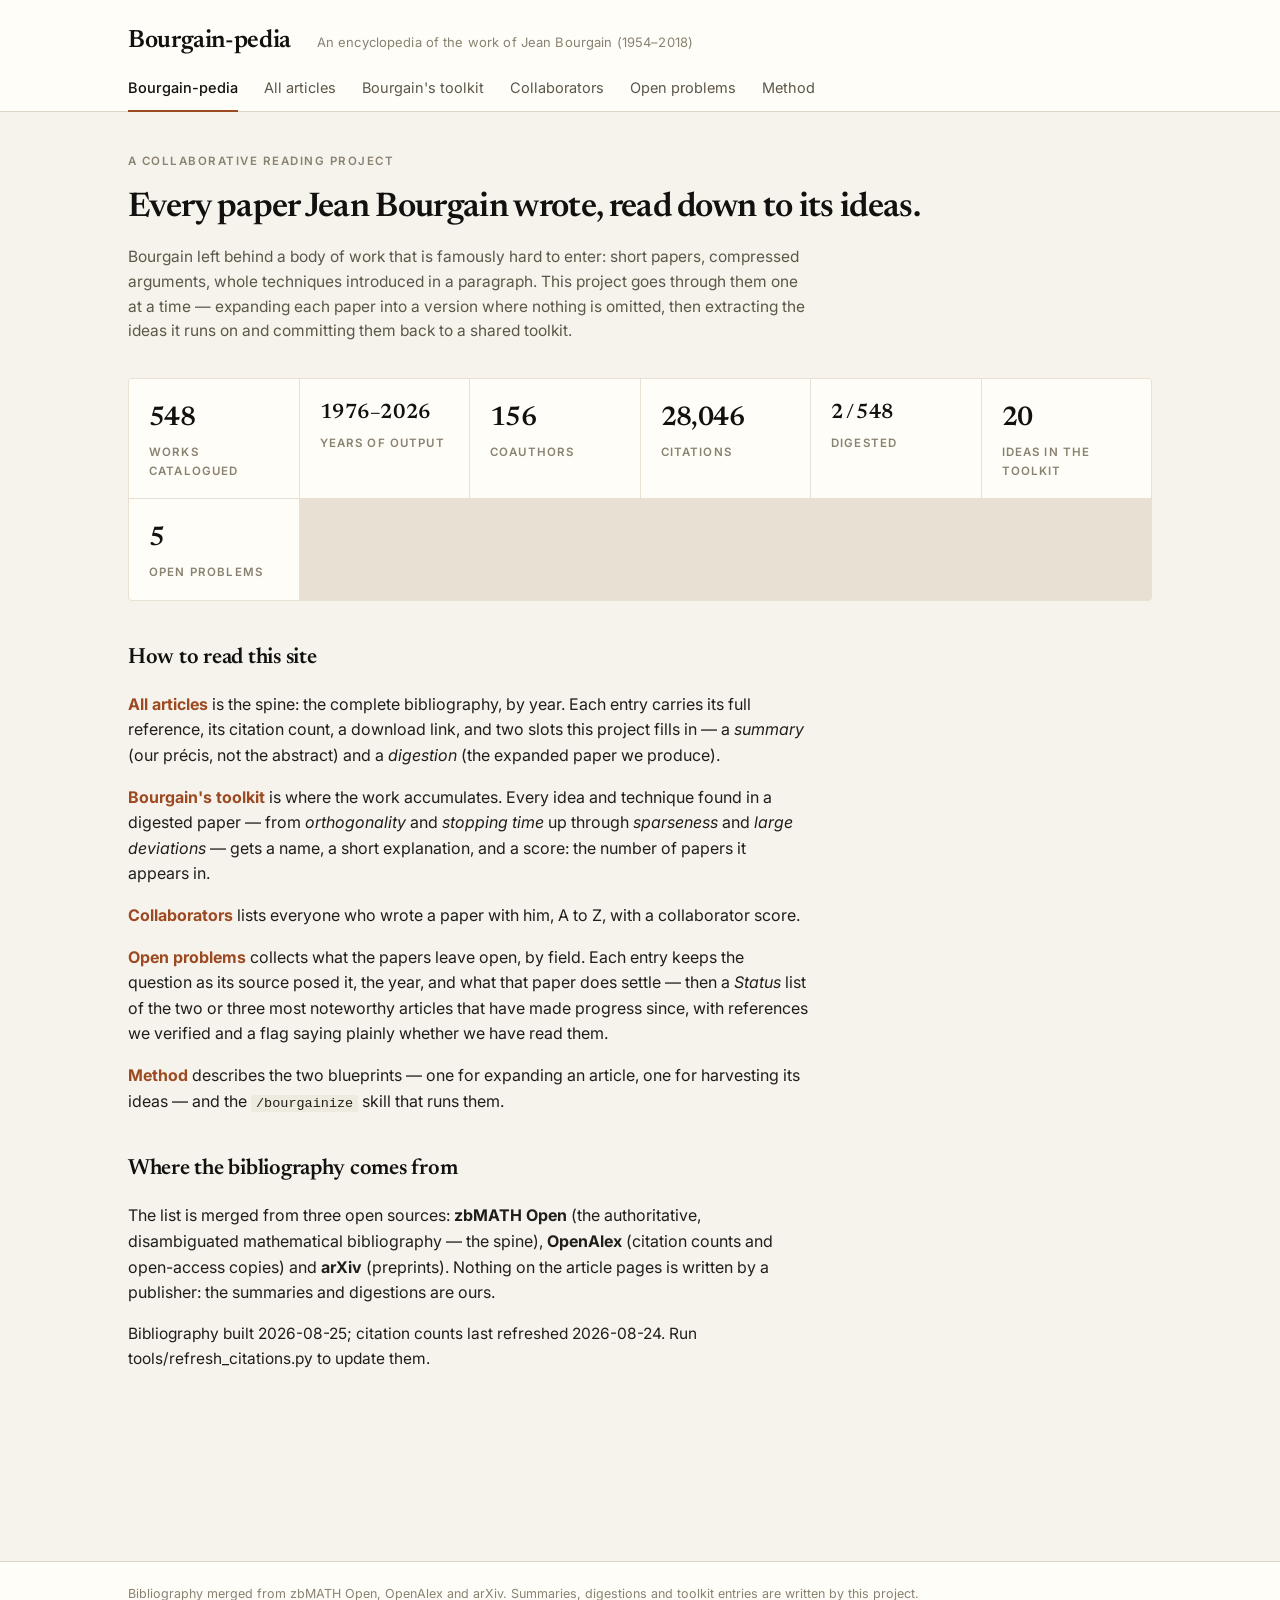
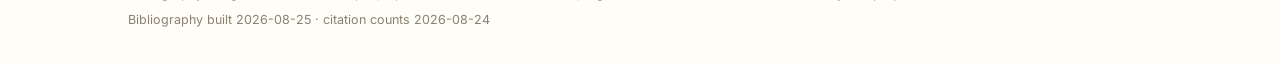
<file: site/index.html>
<!doctype html>
<html lang="en">
<head>
<meta charset="utf-8">
<meta name="viewport" content="width=device-width, initial-scale=1">
<title>Bourgain-pedia</title>
<meta name="description" content="An encyclopedia of the work of Jean Bourgain: every paper, digested, and the toolkit of ideas behind them.">
<link rel="preconnect" href="https://fonts.googleapis.com">
<link rel="preconnect" href="https://fonts.gstatic.com" crossorigin>
<link href="https://fonts.googleapis.com/css2?family=Newsreader:ital,opsz,wght@0,6..72,400;0,600;0,700;1,6..72,400&family=Inter:wght@400;500;600&display=swap" rel="stylesheet">
<link rel="stylesheet" href="vendor/katex/katex.min.css">
<link rel="stylesheet" href="assets/style.css">
</head>
<body>
<main>
  <p class="eyebrow">A collaborative reading project</p>
  <h1 class="page-title">Every paper Jean Bourgain wrote, read down to its ideas.</h1>
  <p class="page-lede">
    Bourgain left behind a body of work that is famously hard to enter: short papers,
    compressed arguments, whole techniques introduced in a paragraph. This project
    goes through them one at a time — expanding each paper into a version where nothing
    is omitted, then extracting the ideas it runs on and committing them back to a
    shared toolkit.
  </p>

  <div class="stats" id="stats"></div>

  <div class="prose">
    <h2>How to read this site</h2>
    <p>
      <a href="articles.html"><strong>All articles</strong></a> is the spine: the complete
      bibliography, by year. Each entry carries its full reference, its citation count, a
      download link, and two slots this project fills in — a <em>summary</em> (our précis,
      not the abstract) and a <em>digestion</em> (the expanded paper we produce).
    </p>
    <p>
      <a href="toolkit.html"><strong>Bourgain's toolkit</strong></a> is where the work
      accumulates. Every idea and technique found in a digested paper — from
      <em>orthogonality</em> and <em>stopping time</em> up through <em>sparseness</em> and
      <em>large deviations</em> — gets a name, a short explanation, and a score: the number
      of papers it appears in.
    </p>
    <p>
      <a href="collaborators.html"><strong>Collaborators</strong></a> lists everyone who
      wrote a paper with him, A to Z, with a collaborator score.
    </p>
    <p>
      <a href="problems.html"><strong>Open problems</strong></a> collects what the papers
      leave open, by field. Each entry keeps the question as its source posed it, the
      year, and what that paper does settle — then a <em>Status</em> list of the two or
      three most noteworthy articles that have made progress since, with references we
      verified and a flag saying plainly whether we have read them.
    </p>
    <p>
      <a href="about.html"><strong>Method</strong></a> describes the two blueprints — one
      for expanding an article, one for harvesting its ideas — and the
      <code>/bourgainize</code> skill that runs them.
    </p>

    <h2>Where the bibliography comes from</h2>
    <p>
      The list is merged from three open sources: <strong>zbMATH Open</strong> (the
      authoritative, disambiguated mathematical bibliography — the spine),
      <strong>OpenAlex</strong> (citation counts and open-access copies) and
      <strong>arXiv</strong> (preprints). Nothing on the article pages is written by a
      publisher: the summaries and digestions are ours.
    </p>
    <p id="freshness" class="page-lede" style="margin-top:14px"></p>
  </div>
</main>

<script src="data/papers.js"></script>
<script src="data/collaborators.js"></script>
<script src="data/toolkit.js"></script>
<script src="data/problems.js"></script>
<script src="vendor/katex/katex.min.js"></script>
<script src="vendor/katex/auto-render.min.js"></script>
<script src="assets/app.js"></script>
<script>
(function () {
  BP.layout("home");
  var P = (window.BOURGAIN_PAPERS || {}).papers || [];
  var C = (window.BOURGAIN_COLLABORATORS || {}).collaborators || [];
  var meta = window.BOURGAIN_PAPERS || {};
  var years = P.map(function (p) { return p.year; }).filter(Boolean);
  var cites = P.reduce(function (a, p) { return a + (p.cited_by || 0); }, 0);
  var digested = P.filter(function (p) { return p.digestion; }).length;
  var ideas = ((window.BOURGAIN_TOOLKIT || {}).ideas || []).length;

  var stats = [
    [BP.num(P.length), "works catalogued"],
    [Math.min.apply(null, years) + "–" + Math.max.apply(null, years), "years of output", "small"],
    [BP.num(C.length), "coauthors"],
    [BP.num(cites), "citations"],
    [BP.num(digested) + " / " + BP.num(P.length), "digested", "small"],
    [BP.num(ideas), "ideas in the toolkit"],
    [BP.num(((window.BOURGAIN_PROBLEMS || {}).problems || []).length), "open problems"]
  ];
  document.getElementById("stats").innerHTML = stats.map(function (s) {
    return '<div class="stat"><span class="n' + (s[2] ? " " + s[2] : "") + '">' +
           s[0] + '</span><span class="k">' + s[1] + "</span></div>";
  }).join("");

  document.getElementById("freshness").textContent =
    "Bibliography built " + (meta.generated || "—") + "; citation counts last refreshed " +
    (meta.citations_updated || "—") + ". Run tools/refresh_citations.py to update them.";
})();
</script>
</body>
</html>
</file>
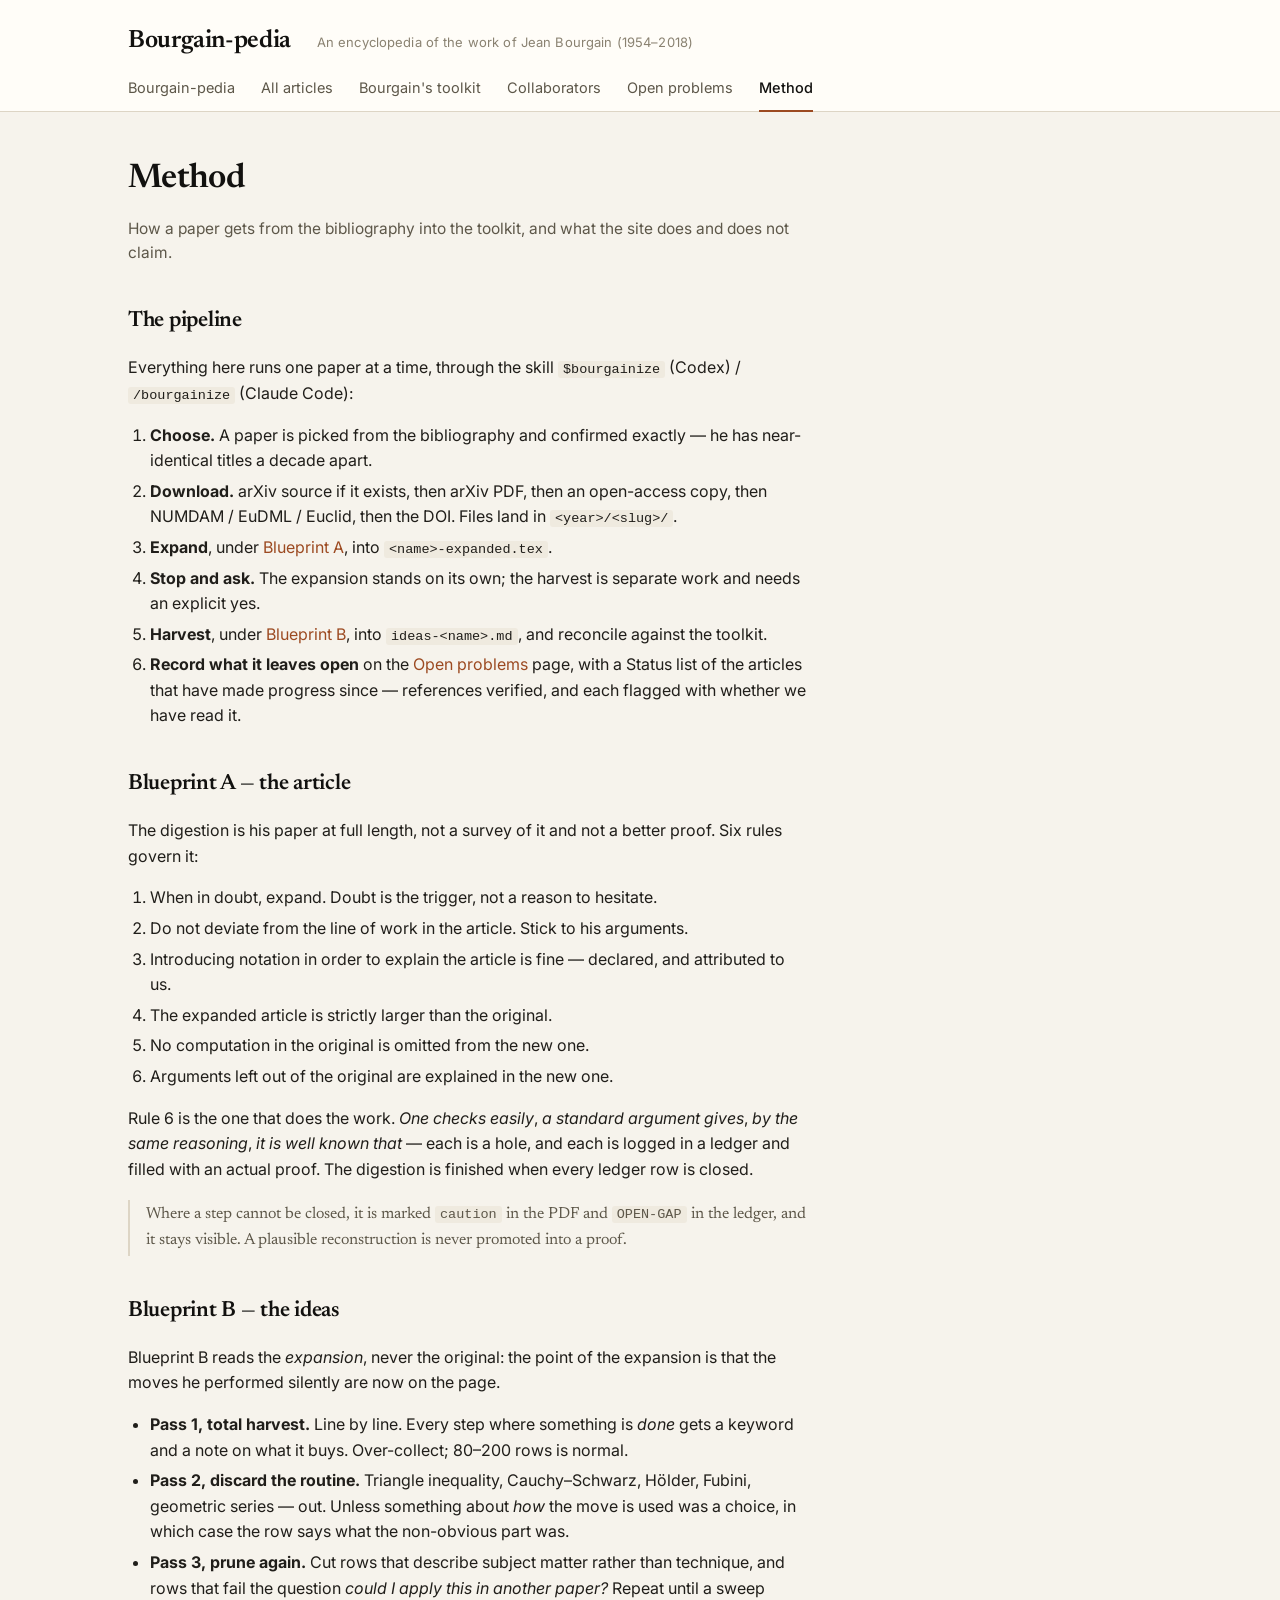
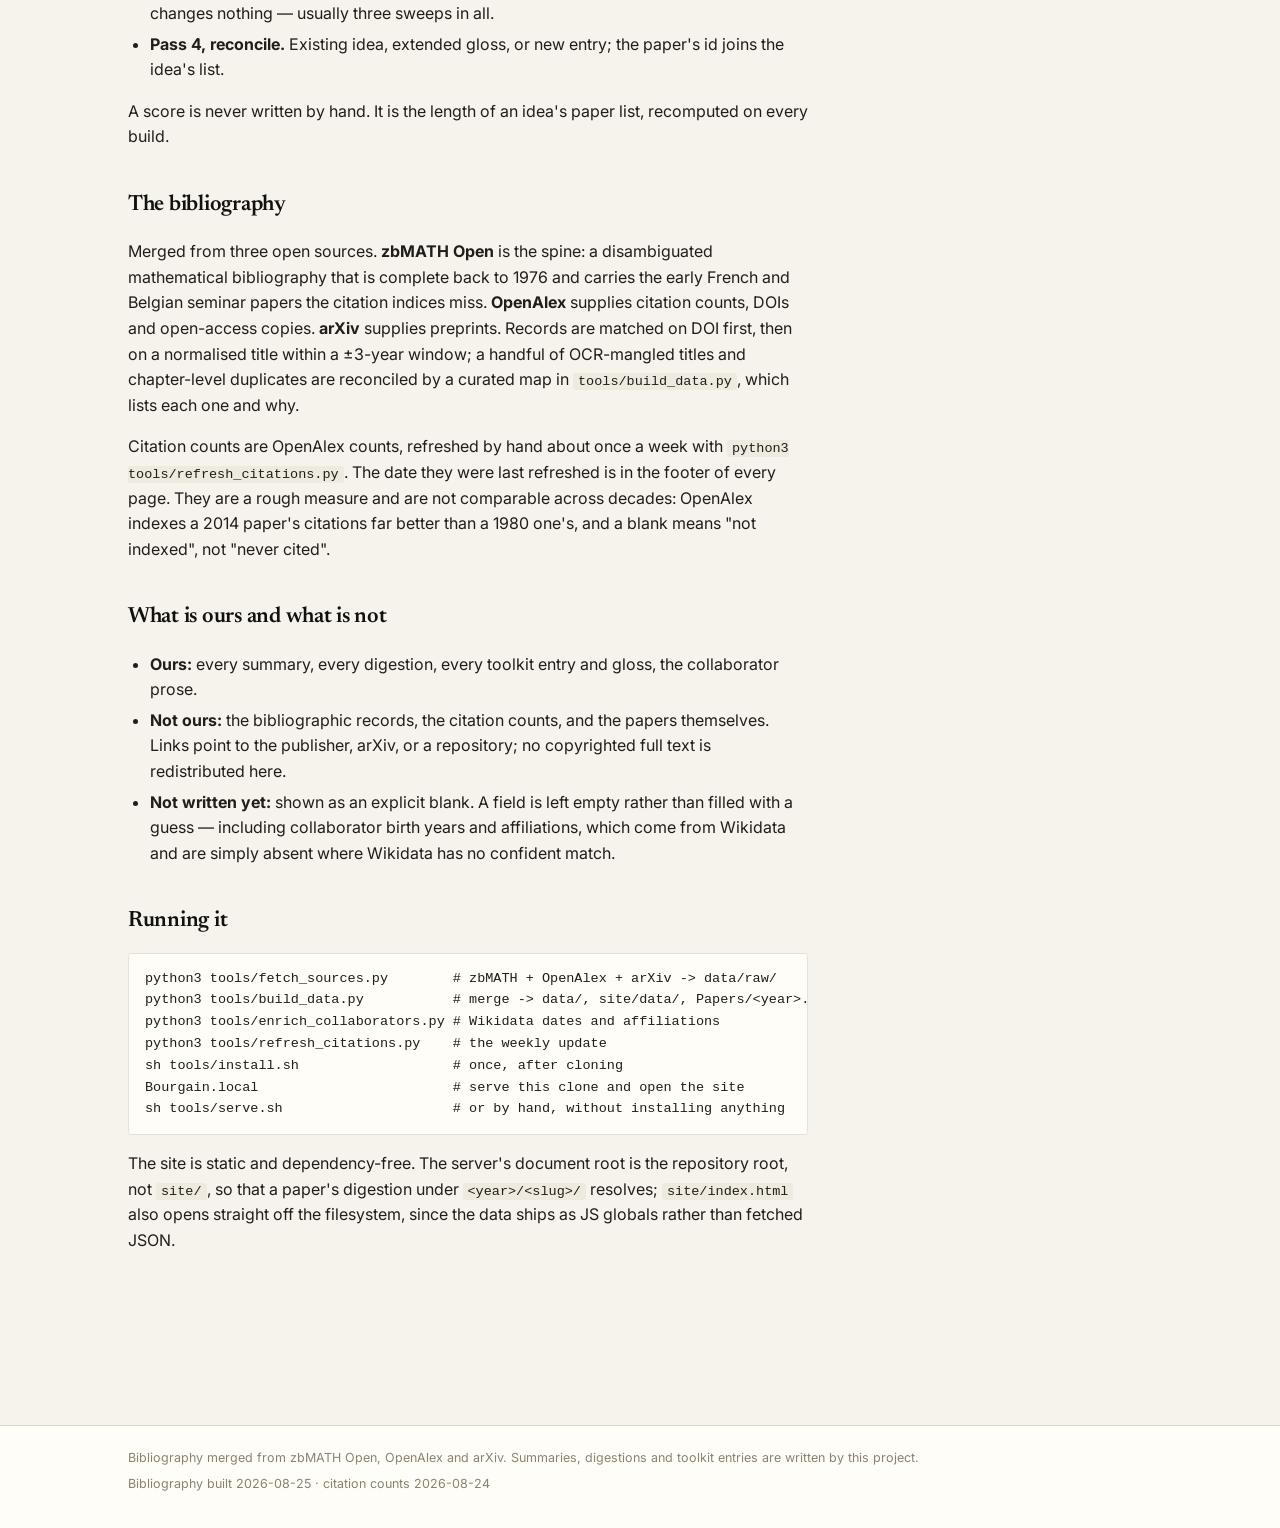
<file: site/about.html>
<!doctype html>
<html lang="en">
<head>
<meta charset="utf-8">
<meta name="viewport" content="width=device-width, initial-scale=1">
<title>Method · Bourgain-pedia</title>
<link rel="preconnect" href="https://fonts.googleapis.com">
<link rel="preconnect" href="https://fonts.gstatic.com" crossorigin>
<link href="https://fonts.googleapis.com/css2?family=Newsreader:ital,opsz,wght@0,6..72,400;0,600;0,700;1,6..72,400&family=Inter:wght@400;500;600&display=swap" rel="stylesheet">
<link rel="stylesheet" href="vendor/katex/katex.min.css">
<link rel="stylesheet" href="assets/style.css">
</head>
<body>
<main>
  <h1 class="page-title">Method</h1>
  <p class="page-lede">
    How a paper gets from the bibliography into the toolkit, and what the site does and
    does not claim.
  </p>

  <div class="prose">
    <h2>The pipeline</h2>
    <p>
      Everything here runs one paper at a time, through the skill
      <code>$bourgainize</code> (Codex) / <code>/bourgainize</code> (Claude Code):
    </p>
    <ol>
      <li><strong>Choose.</strong> A paper is picked from the bibliography and confirmed
        exactly — he has near-identical titles a decade apart.</li>
      <li><strong>Download.</strong> arXiv source if it exists, then arXiv PDF, then an
        open-access copy, then NUMDAM / EuDML / Euclid, then the DOI. Files land in
        <code>&lt;year&gt;/&lt;slug&gt;/</code>.</li>
      <li><strong>Expand</strong>, under <a href="#blueprint-a">Blueprint A</a>, into
        <code>&lt;name&gt;-expanded.tex</code>.</li>
      <li><strong>Stop and ask.</strong> The expansion stands on its own; the harvest is
        separate work and needs an explicit yes.</li>
      <li><strong>Harvest</strong>, under <a href="#blueprint-b">Blueprint B</a>, into
        <code>ideas-&lt;name&gt;.md</code>, and reconcile against the toolkit.</li>
      <li><strong>Record what it leaves open</strong> on the
        <a href="problems.html">Open problems</a> page, with a Status list of the
        articles that have made progress since — references verified, and each flagged
        with whether we have read it.</li>
    </ol>

    <h2 id="blueprint-a">Blueprint A — the article</h2>
    <p>
      The digestion is his paper at full length, not a survey of it and not a better
      proof. Six rules govern it:
    </p>
    <ol>
      <li>When in doubt, expand. Doubt is the trigger, not a reason to hesitate.</li>
      <li>Do not deviate from the line of work in the article. Stick to his arguments.</li>
      <li>Introducing notation in order to explain the article is fine — declared, and
        attributed to us.</li>
      <li>The expanded article is strictly larger than the original.</li>
      <li>No computation in the original is omitted from the new one.</li>
      <li>Arguments left out of the original are explained in the new one.</li>
    </ol>
    <p>
      Rule 6 is the one that does the work. <em>One checks easily</em>, <em>a standard
      argument gives</em>, <em>by the same reasoning</em>, <em>it is well known that</em>
      — each is a hole, and each is logged in a ledger and filled with an actual proof.
      The digestion is finished when every ledger row is closed.
    </p>
    <blockquote>
      Where a step cannot be closed, it is marked <code>caution</code> in the PDF and
      <code>OPEN-GAP</code> in the ledger, and it stays visible. A plausible
      reconstruction is never promoted into a proof.
    </blockquote>

    <h2 id="blueprint-b">Blueprint B — the ideas</h2>
    <p>
      Blueprint B reads the <em>expansion</em>, never the original: the point of the
      expansion is that the moves he performed silently are now on the page.
    </p>
    <ul>
      <li><strong>Pass 1, total harvest.</strong> Line by line. Every step where
        something is <em>done</em> gets a keyword and a note on what it buys. Over-collect;
        80–200 rows is normal.</li>
      <li><strong>Pass 2, discard the routine.</strong> Triangle inequality,
        Cauchy–Schwarz, Hölder, Fubini, geometric series — out. Unless something about
        <em>how</em> the move is used was a choice, in which case the row says what the
        non-obvious part was.</li>
      <li><strong>Pass 3, prune again.</strong> Cut rows that describe subject matter
        rather than technique, and rows that fail the question <em>could I apply this in
        another paper?</em> Repeat until a sweep changes nothing — usually three sweeps in
        all.</li>
      <li><strong>Pass 4, reconcile.</strong> Existing idea, extended gloss, or new
        entry; the paper's id joins the idea's list.</li>
    </ul>
    <p>
      A score is never written by hand. It is the length of an idea's paper list,
      recomputed on every build.
    </p>

    <h2>The bibliography</h2>
    <p>
      Merged from three open sources. <strong>zbMATH Open</strong> is the spine: a
      disambiguated mathematical bibliography that is complete back to 1976 and carries
      the early French and Belgian seminar papers the citation indices miss.
      <strong>OpenAlex</strong> supplies citation counts, DOIs and open-access copies.
      <strong>arXiv</strong> supplies preprints. Records are matched on DOI first, then
      on a normalised title within a ±3-year window; a handful of OCR-mangled titles and
      chapter-level duplicates are reconciled by a curated map in
      <code>tools/build_data.py</code>, which lists each one and why.
    </p>
    <p>
      Citation counts are OpenAlex counts, refreshed by hand about once a week with
      <code>python3 tools/refresh_citations.py</code>. The date they were last refreshed
      is in the footer of every page. They are a rough measure and are not comparable
      across decades: OpenAlex indexes a 2014 paper's citations far better than a 1980
      one's, and a blank means "not indexed", not "never cited".
    </p>

    <h2>What is ours and what is not</h2>
    <ul>
      <li><strong>Ours:</strong> every summary, every digestion, every toolkit entry and
        gloss, the collaborator prose.</li>
      <li><strong>Not ours:</strong> the bibliographic records, the citation counts, and
        the papers themselves. Links point to the publisher, arXiv, or a repository; no
        copyrighted full text is redistributed here.</li>
      <li><strong>Not written yet:</strong> shown as an explicit blank. A field is left
        empty rather than filled with a guess — including collaborator birth years and
        affiliations, which come from Wikidata and are simply absent where Wikidata has
        no confident match.</li>
    </ul>

    <h2>Running it</h2>
    <pre><code>python3 tools/fetch_sources.py        # zbMATH + OpenAlex + arXiv -> data/raw/
python3 tools/build_data.py           # merge -> data/, site/data/, Papers/&lt;year&gt;.md
python3 tools/enrich_collaborators.py # Wikidata dates and affiliations
python3 tools/refresh_citations.py    # the weekly update
sh tools/install.sh                   # once, after cloning
Bourgain.local                        # serve this clone and open the site
sh tools/serve.sh                     # or by hand, without installing anything</code></pre>
    <p>
      The site is static and dependency-free. The server's document root is the repository
      root, not <code>site/</code>, so that a paper's digestion under
      <code>&lt;year&gt;/&lt;slug&gt;/</code> resolves; <code>site/index.html</code> also opens
      straight off the filesystem, since the data ships as JS globals rather than fetched
      JSON.
    </p>
  </div>
</main>

<script src="data/papers.js"></script>
<script src="vendor/katex/katex.min.js"></script>
<script src="vendor/katex/auto-render.min.js"></script>
<script src="assets/app.js"></script>
<script>BP.layout("about");</script>
</body>
</html>
</file>
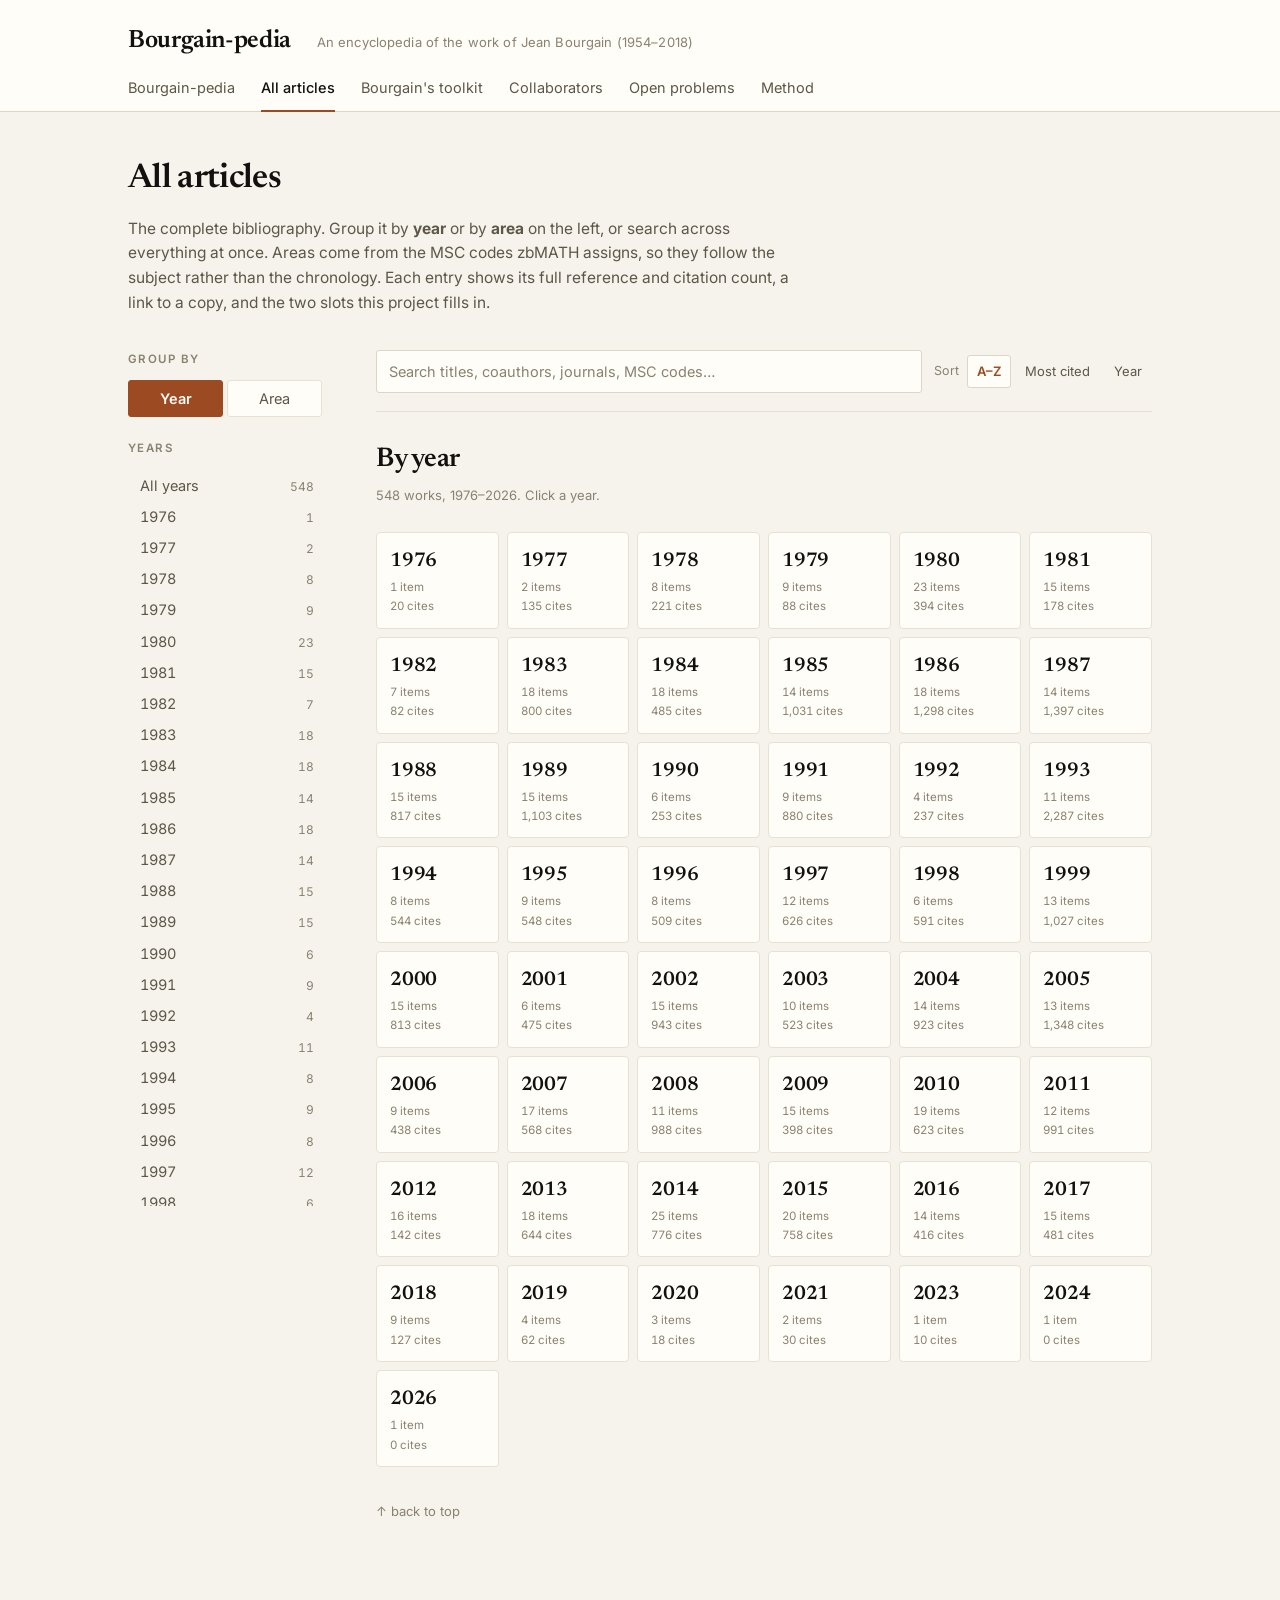
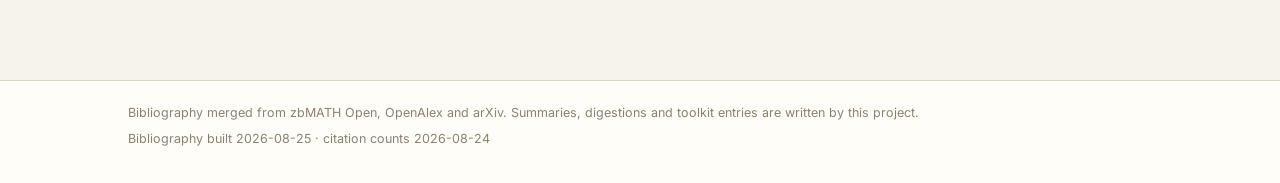
<file: site/articles.html>
<!doctype html>
<html lang="en">
<head>
<meta charset="utf-8">
<meta name="viewport" content="width=device-width, initial-scale=1">
<title>All articles · Bourgain-pedia</title>
<link rel="preconnect" href="https://fonts.googleapis.com">
<link rel="preconnect" href="https://fonts.gstatic.com" crossorigin>
<link href="https://fonts.googleapis.com/css2?family=Newsreader:ital,opsz,wght@0,6..72,400;0,600;0,700;1,6..72,400&family=Inter:wght@400;500;600&display=swap" rel="stylesheet">
<link rel="stylesheet" href="vendor/katex/katex.min.css">
<link rel="stylesheet" href="assets/style.css">
</head>
<body>
<main>
  <h1 class="page-title">All articles</h1>
  <p class="page-lede">
    The complete bibliography. Group it by <strong>year</strong> or by <strong>area</strong>
    on the left, or search across everything at once. Areas come from the MSC codes zbMATH
    assigns, so they follow the subject rather than the chronology. Each entry shows its
    full reference and citation count, a link to a copy, and the two slots this project
    fills in.
  </p>

  <div class="with-rail">
    <aside class="rail">
      <p class="rail-heading">Group by</p>
      <ul class="rail-list groupby" id="groupby">
        <li><button data-group="year" aria-current="true">Year</button></li>
        <li><button data-group="area" aria-current="false">Area</button></li>
      </ul>
      <p class="rail-heading" id="rail-heading">Years</p>
      <ul class="rail-list" id="years"></ul>
    </aside>

    <section>
      <div class="toolbar">
        <input class="search" id="q" type="search"
               placeholder="Search titles, coauthors, journals, MSC codes…"
               autocomplete="off" spellcheck="false">
        <div class="sortbar" id="sort">
          <span>Sort</span>
          <button data-sort="title"  aria-pressed="true">A–Z</button>
          <button data-sort="cites"  aria-pressed="false">Most cited</button>
          <button data-sort="year"   aria-pressed="false">Year</button>
        </div>
      </div>
      <div id="out"></div>
      <a class="jump-top" href="#" onclick="window.scrollTo({top:0,behavior:'smooth'});return false;">↑ back to top</a>
    </section>
  </div>
</main>

<script src="data/papers.js"></script>
<script src="vendor/katex/katex.min.js"></script>
<script src="vendor/katex/auto-render.min.js"></script>
<script src="assets/app.js"></script>
<script>
(function () {
  BP.layout("articles");

  var DATA   = window.BOURGAIN_PAPERS || { papers: [] };
  var PAPERS = DATA.papers || [];
  var out    = document.getElementById("out");
  var railEl = document.getElementById("years");
  var qEl    = document.getElementById("q");

  var years = [];
  var byYear = {};
  PAPERS.forEach(function (p) {
    var y = p.year || "undated";
    (byYear[y] = byYear[y] || []).push(p);
  });
  years = Object.keys(byYear).filter(function (y) { return y !== "undated"; })
                .map(Number).sort(function (a, b) { return a - b; });
  if (byYear.undated) years.push("undated");

  /* a cheap search index, built once */
  PAPERS.forEach(function (p) {
    p._hay = BP.fold([
      p.title, BP.tex(p.title), (p.authors || []).join(" "), p.reference,
      p.journal, p.journal_full, (p.msc || []).join(" "),
      (p.keywords || []).join(" "), p.zbl, p.doi, p.arxiv, p.summary
    ].join(" "));
  });

  var AREAS = DATA.areas || [];
  var byArea = {};
  AREAS.forEach(function (a) { byArea[a.key] = []; });
  PAPERS.forEach(function (p) { (byArea[p.area] = byArea[p.area] || []).push(p); });

  var state = { group: "year", year: null, area: null, q: "", sort: "title" };

  function groups() {
    return state.group === "area"
      ? AREAS.map(function (a) {
          return { key: a.key, label: a.name, rows: byArea[a.key] || [], note: a.note }; })
      : years.map(function (y) {
          return { key: String(y), label: String(y), rows: byYear[y], note: "" }; });
  }
  function currentKey() {
    return state.group === "area"
      ? state.area
      : (state.year === null ? null : String(state.year));
  }

  function railHTML() {
    var all = state.group === "area" ? "All areas" : "All years";
    return '<li><button data-year="index">' + all +
           '<span class="count">' + PAPERS.length + "</span></button></li>" +
           groups().map(function (g) {
             return '<li><button data-year="' + BP.esc(g.key) + '">' + BP.esc(g.label) +
                    '<span class="count">' + g.rows.length + "</span></button></li>";
           }).join("");
  }

  function sortRows(rows) {
    var cmp = {
      title: function (a, b) { return BP.fold(BP.tex(a.title)).localeCompare(BP.fold(BP.tex(b.title))); },
      cites: function (a, b) { return (b.cited_by || 0) - (a.cited_by || 0); },
      year:  function (a, b) { return (a.year || 0) - (b.year || 0) ||
                                      BP.fold(a.title).localeCompare(BP.fold(b.title)); }
    }[state.sort];
    return rows.slice().sort(cmp);
  }

  function yearIndex() {
    var area = state.group === "area";
    var cells = groups().map(function (g) {
      var cites = g.rows.reduce(function (a, p) { return a + (p.cited_by || 0); }, 0);
      return '<button class="year-cell' + (area ? " area-cell" : "") +
               '" data-year="' + BP.esc(g.key) + '">' +
               '<span class="y">' + BP.esc(g.label) + "</span>" +
               '<span class="c">' + g.rows.length + (g.rows.length === 1 ? " item" : " items") + "</span>" +
               '<span class="c">' + BP.num(cites) + " cites</span>" +
             "</button>";
    }).join("");
    return '<h2 class="year-heading">' + (area ? "By area" : "By year") + "</h2>" +
           '<p class="year-sub">' + PAPERS.length + " works, " +
           (area ? AREAS.length + " areas, derived from the MSC codes zbMATH assigns. Click an area."
                 : years[0] + "–" + years[years.length - 1] + ". Click a year.") + "</p>" +
           '<div class="year-index' + (area ? " area-index" : "") + '">' + cells + "</div>";
  }

  function render() {
    var rows, heading, sub;

    if (!state.q && currentKey() === null) {
      railEl.querySelectorAll("button").forEach(function (b) {
        b.setAttribute("aria-current", "false");
      });
      out.innerHTML = yearIndex();
      BP.math(out);
      return;
    }

    if (state.q) {
      var needle = BP.fold(state.q);
      rows = PAPERS.filter(function (p) { return p._hay.indexOf(needle) !== -1; });
      heading = "Search";
      sub = rows.length + (rows.length === 1 ? " match" : " matches") +
            ' for "' + BP.esc(state.q) + '" across all years';
    } else {
      var k = currentKey();
      var g = groups().filter(function (x) { return x.key === k; })[0]
              || { label: k, rows: [], note: "" };
      rows = g.rows;
      heading = g.label;
      var cites = rows.reduce(function (a, p) { return a + (p.cited_by || 0); }, 0);
      sub = rows.length + (rows.length === 1 ? " item" : " items") +
            " · " + BP.num(cites) + " citations" + (g.note ? " — " + g.note : "");
    }

    railEl.querySelectorAll("button").forEach(function (b) {
      b.setAttribute("aria-current",
        (!state.q && currentKey() === b.dataset.year) ? "true" : "false");
    });

    out.innerHTML =
      '<h2 class="year-heading">' + heading + "</h2>" +
      '<p class="year-sub">' + sub + "</p>" +
      (rows.length
        ? '<ul class="paper-list">' + sortRows(rows).map(BP.paperCard).join("") + "</ul>"
        : '<div class="empty-state"><p>Nothing here.</p></div>');
    BP.math(out);
  }

  railEl.innerHTML = railHTML();
  function pickYear(b) {
    var k = b.dataset.year;
    if (state.group === "area") {
      state.area = k === "index" ? null : k;
    } else {
      state.year = k === "index" ? null : (k === "undated" ? "undated" : Number(k));
    }
    state.q = ""; qEl.value = "";
    history.replaceState(null, "", "#" + k);
    render();
    document.getElementById("out").scrollIntoView({ block: "start", behavior: "smooth" });
  }

  function delegateYear(e) {
    var b = e.target.closest("button[data-year]");
    if (b) pickYear(b);
  }
  railEl.addEventListener("click", delegateYear);
  out.addEventListener("click", delegateYear);

  document.getElementById("groupby").addEventListener("click", function (e) {
    var b = e.target.closest("button[data-group]");
    if (!b || b.dataset.group === state.group) return;
    state.group = b.dataset.group;
    state.year = null; state.area = null; state.q = ""; qEl.value = "";
    this.querySelectorAll("button").forEach(function (x) {
      x.setAttribute("aria-current", String(x === b));
    });
    document.getElementById("rail-heading").textContent =
      state.group === "area" ? "Areas" : "Years";
    railEl.innerHTML = railHTML();
    history.replaceState(null, "", location.pathname);
    render();
  });

  document.getElementById("sort").addEventListener("click", function (e) {
    var b = e.target.closest("button[data-sort]");
    if (!b) return;
    state.sort = b.dataset.sort;
    this.querySelectorAll("button").forEach(function (x) {
      x.setAttribute("aria-pressed", String(x === b));
    });
    render();
  });

  qEl.addEventListener("input", BP.debounce(function () {
    state.q = qEl.value.trim();
    render();
  }, 130));

  /* deep links: ?q=… preloads a search; #1994 opens a year;
     #<paper-id> opens its year and scrolls to it */
  var preset = new URLSearchParams(location.search).get("q");
  if (preset) {
    state.q = preset;
    qEl.value = preset;
    render();
    return;
  }
  var hash = decodeURIComponent(location.hash.replace(/^#/, ""));
  var target = null;
  if (/^\d{4}$/.test(hash) && byYear[Number(hash)]) {
    state.year = Number(hash);
  } else if (hash === "undated" && byYear.undated) {
    state.year = "undated";
  } else if (AREAS.some(function (a) { return a.key === hash; })) {
    state.group = "area"; state.area = hash;
    document.getElementById("groupby").querySelectorAll("button").forEach(function (x) {
      x.setAttribute("aria-current", String(x.dataset.group === "area"));
    });
    document.getElementById("rail-heading").textContent = "Areas";
    railEl.innerHTML = railHTML();
  } else if (hash) {
    var hit = PAPERS.filter(function (p) { return p.id === hash; })[0];
    if (hit) { state.year = hit.year || "undated"; target = hash; }
  }
  render();
  if (target) {
    var node = document.getElementById(target);
    if (node) node.scrollIntoView({ block: "center" });
  }
})();
</script>
</body>
</html>
</file>
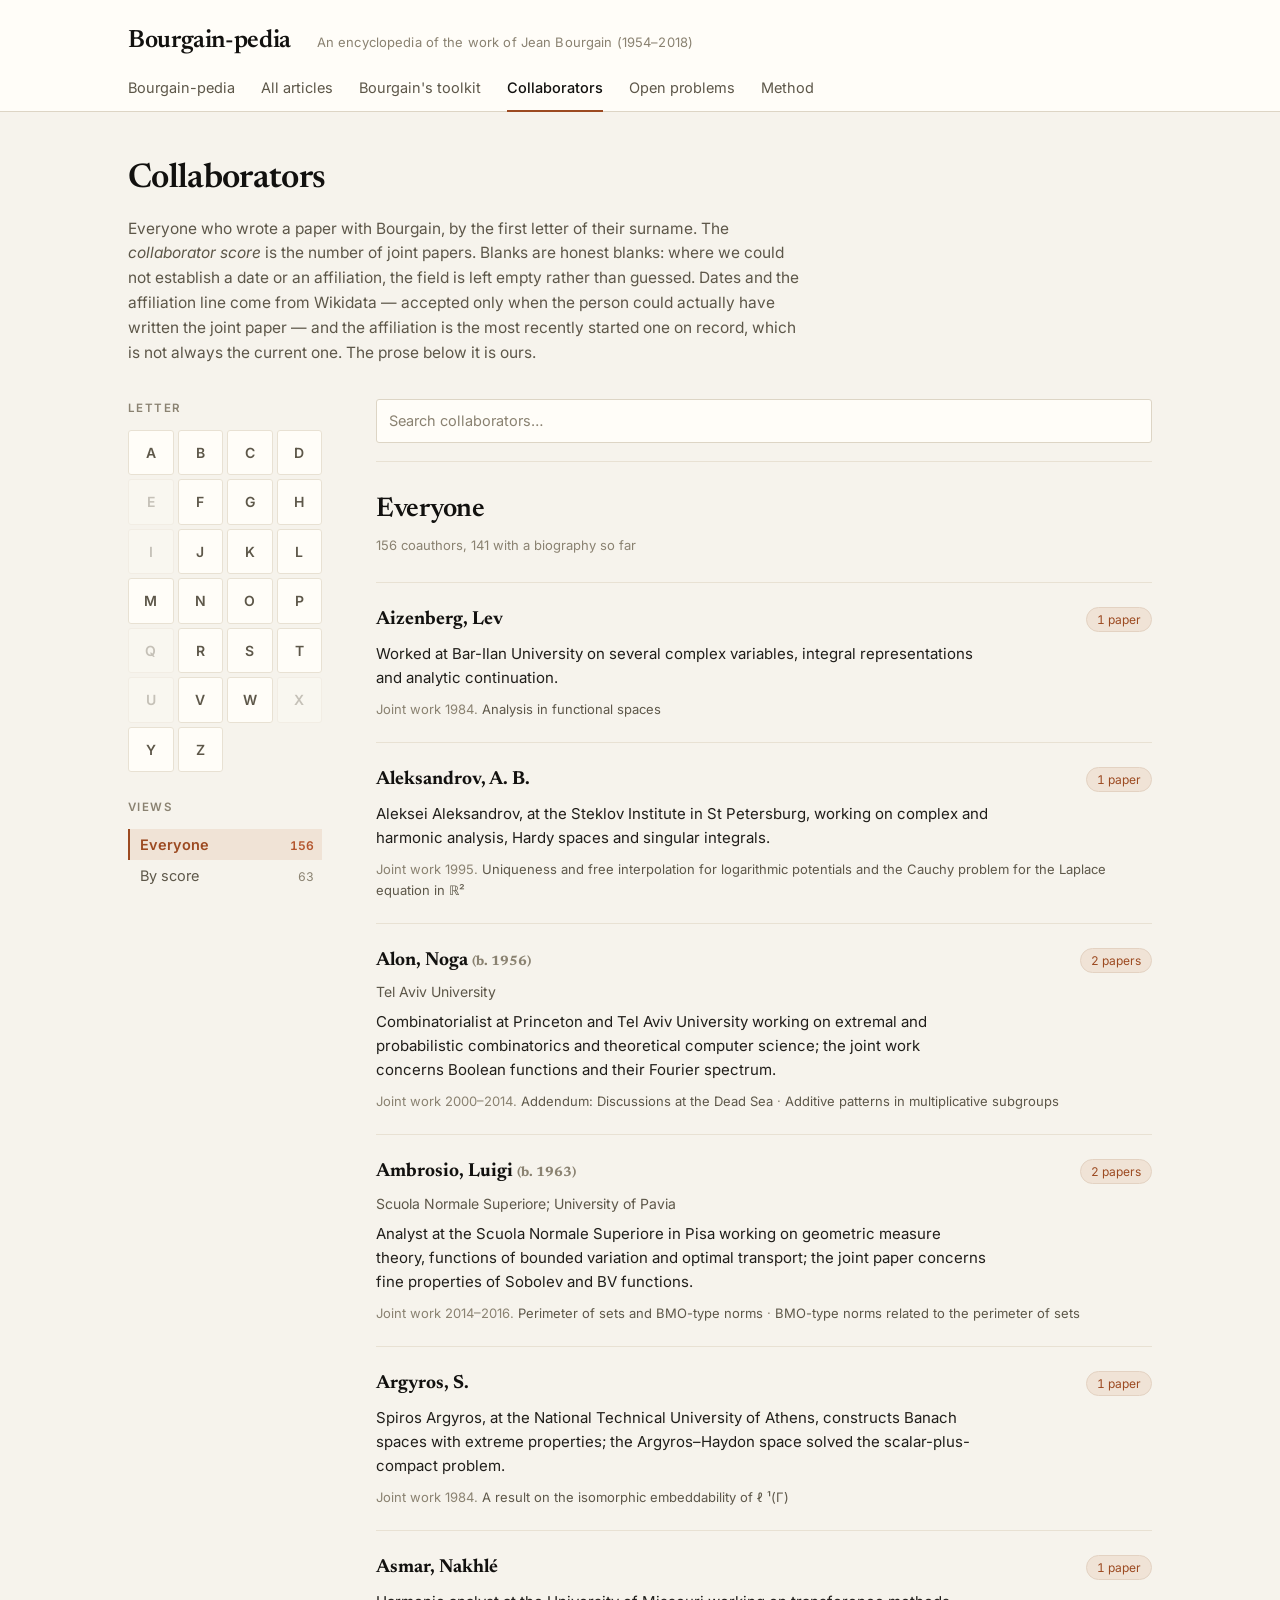
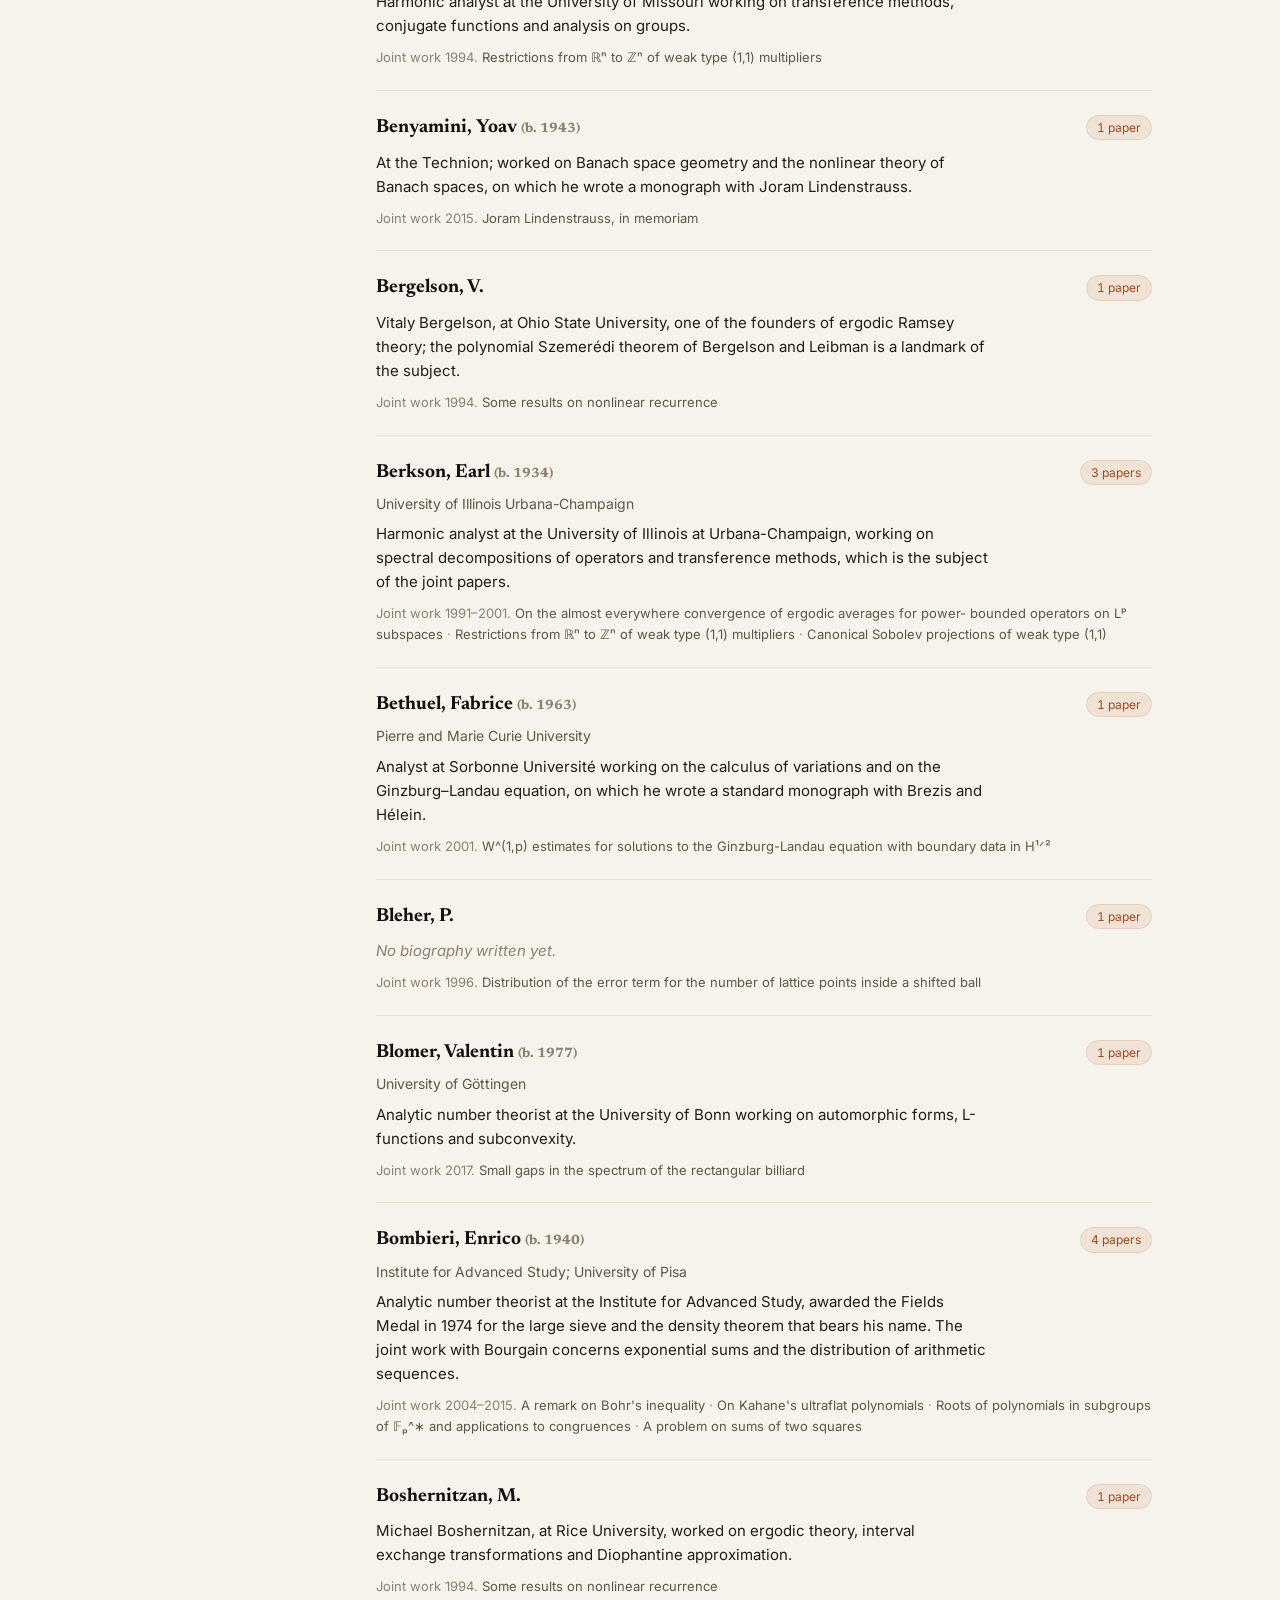
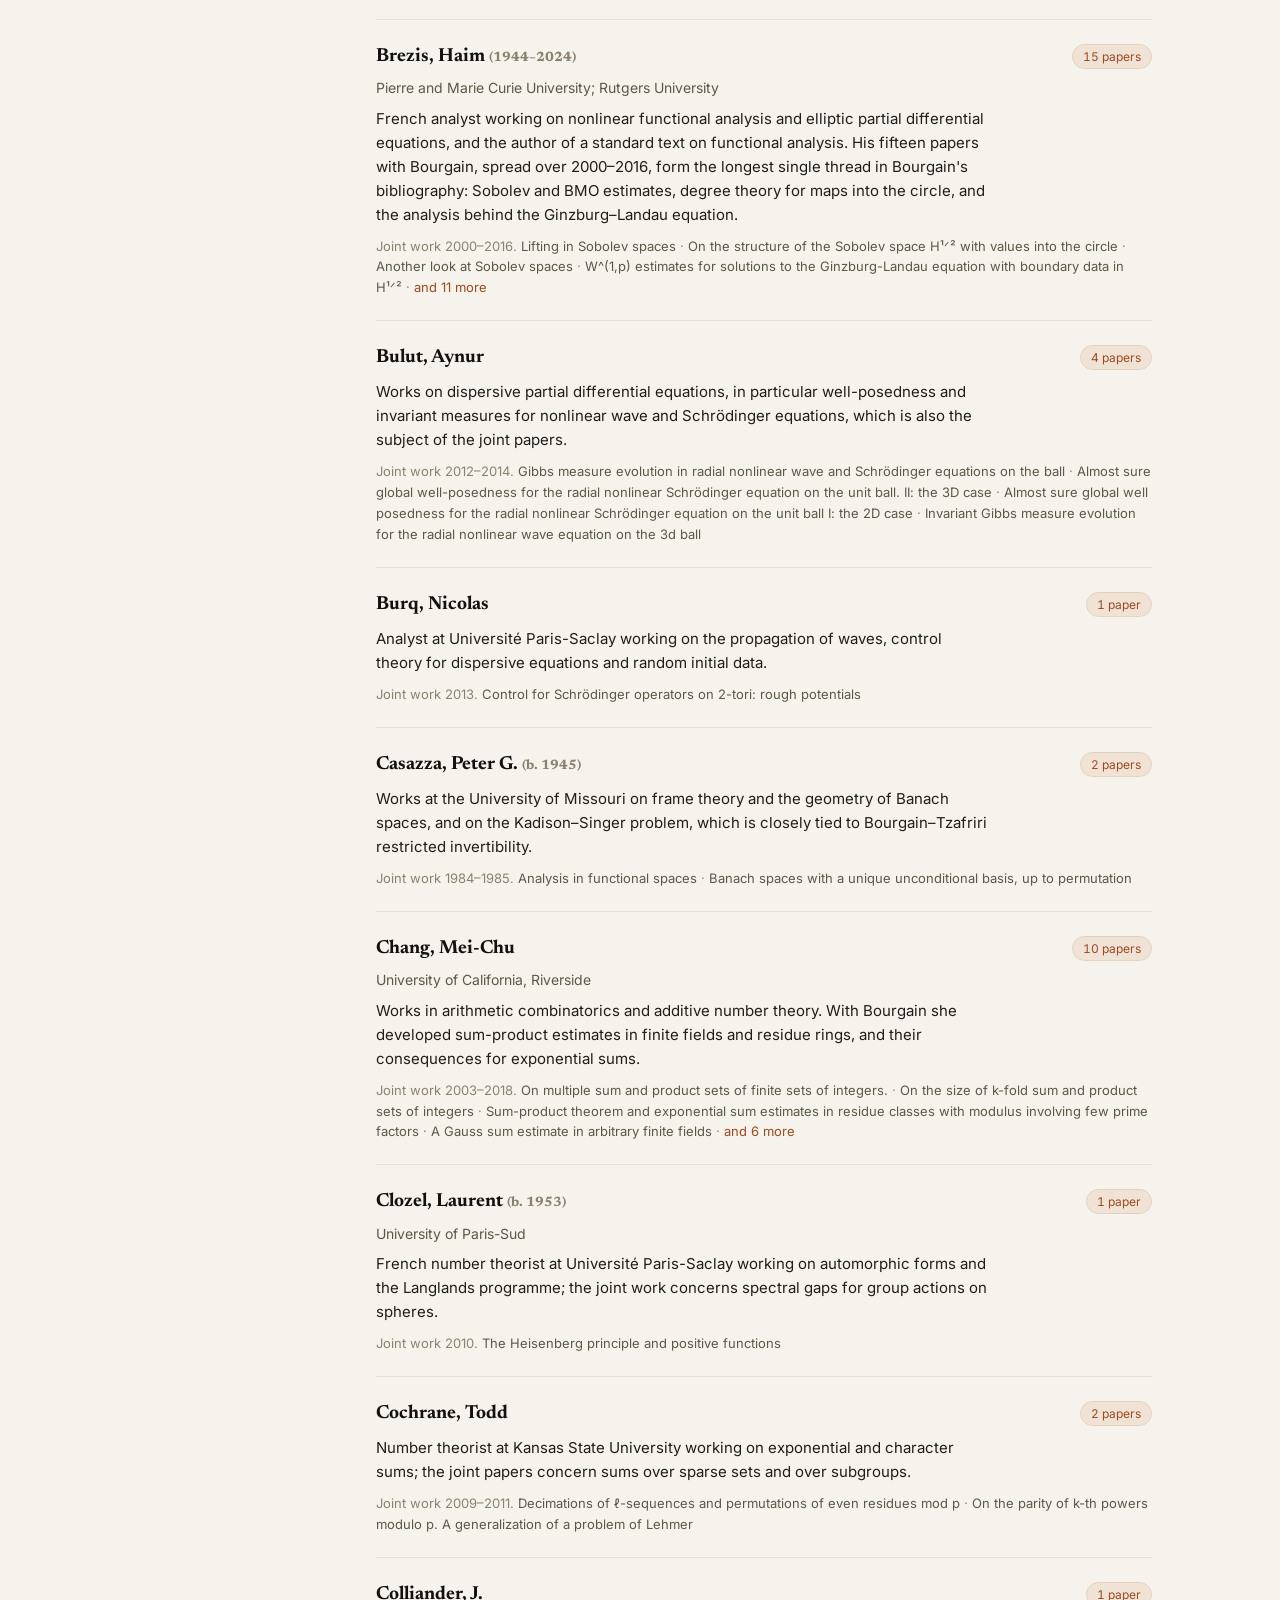
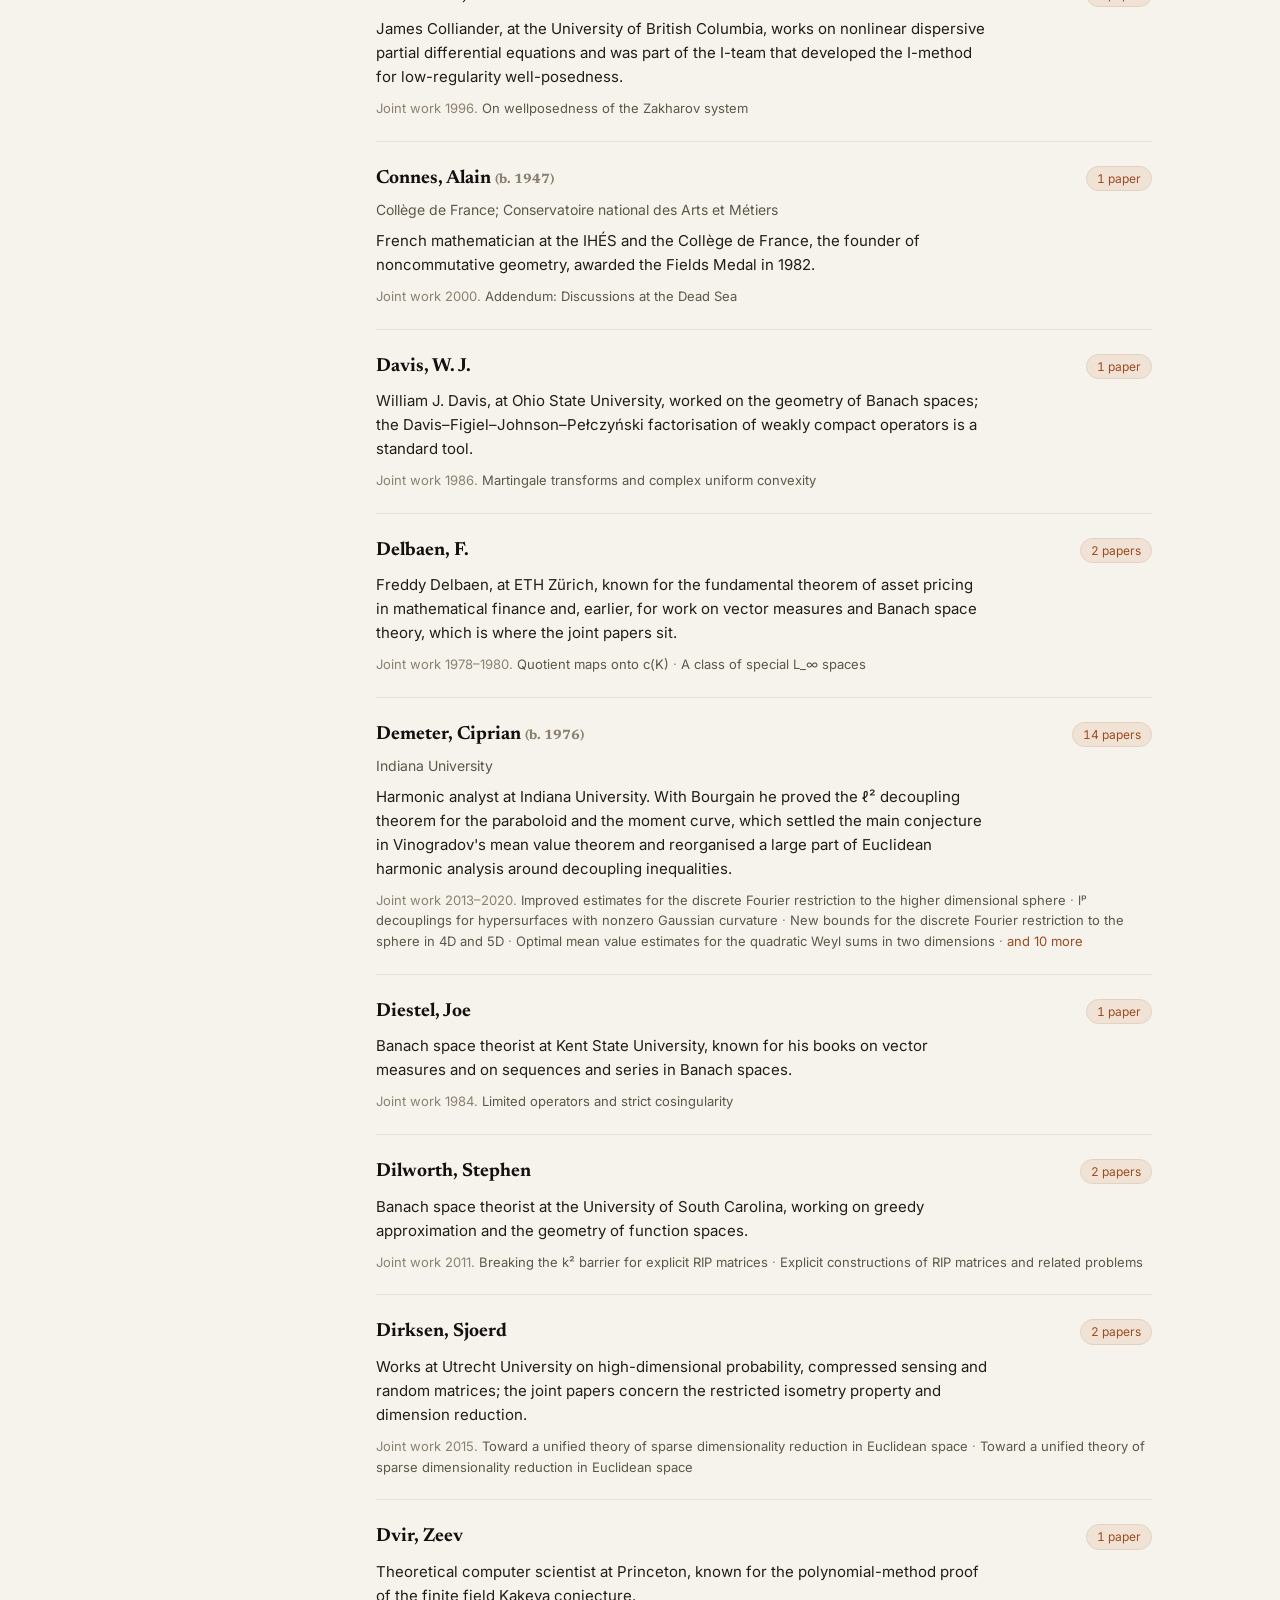
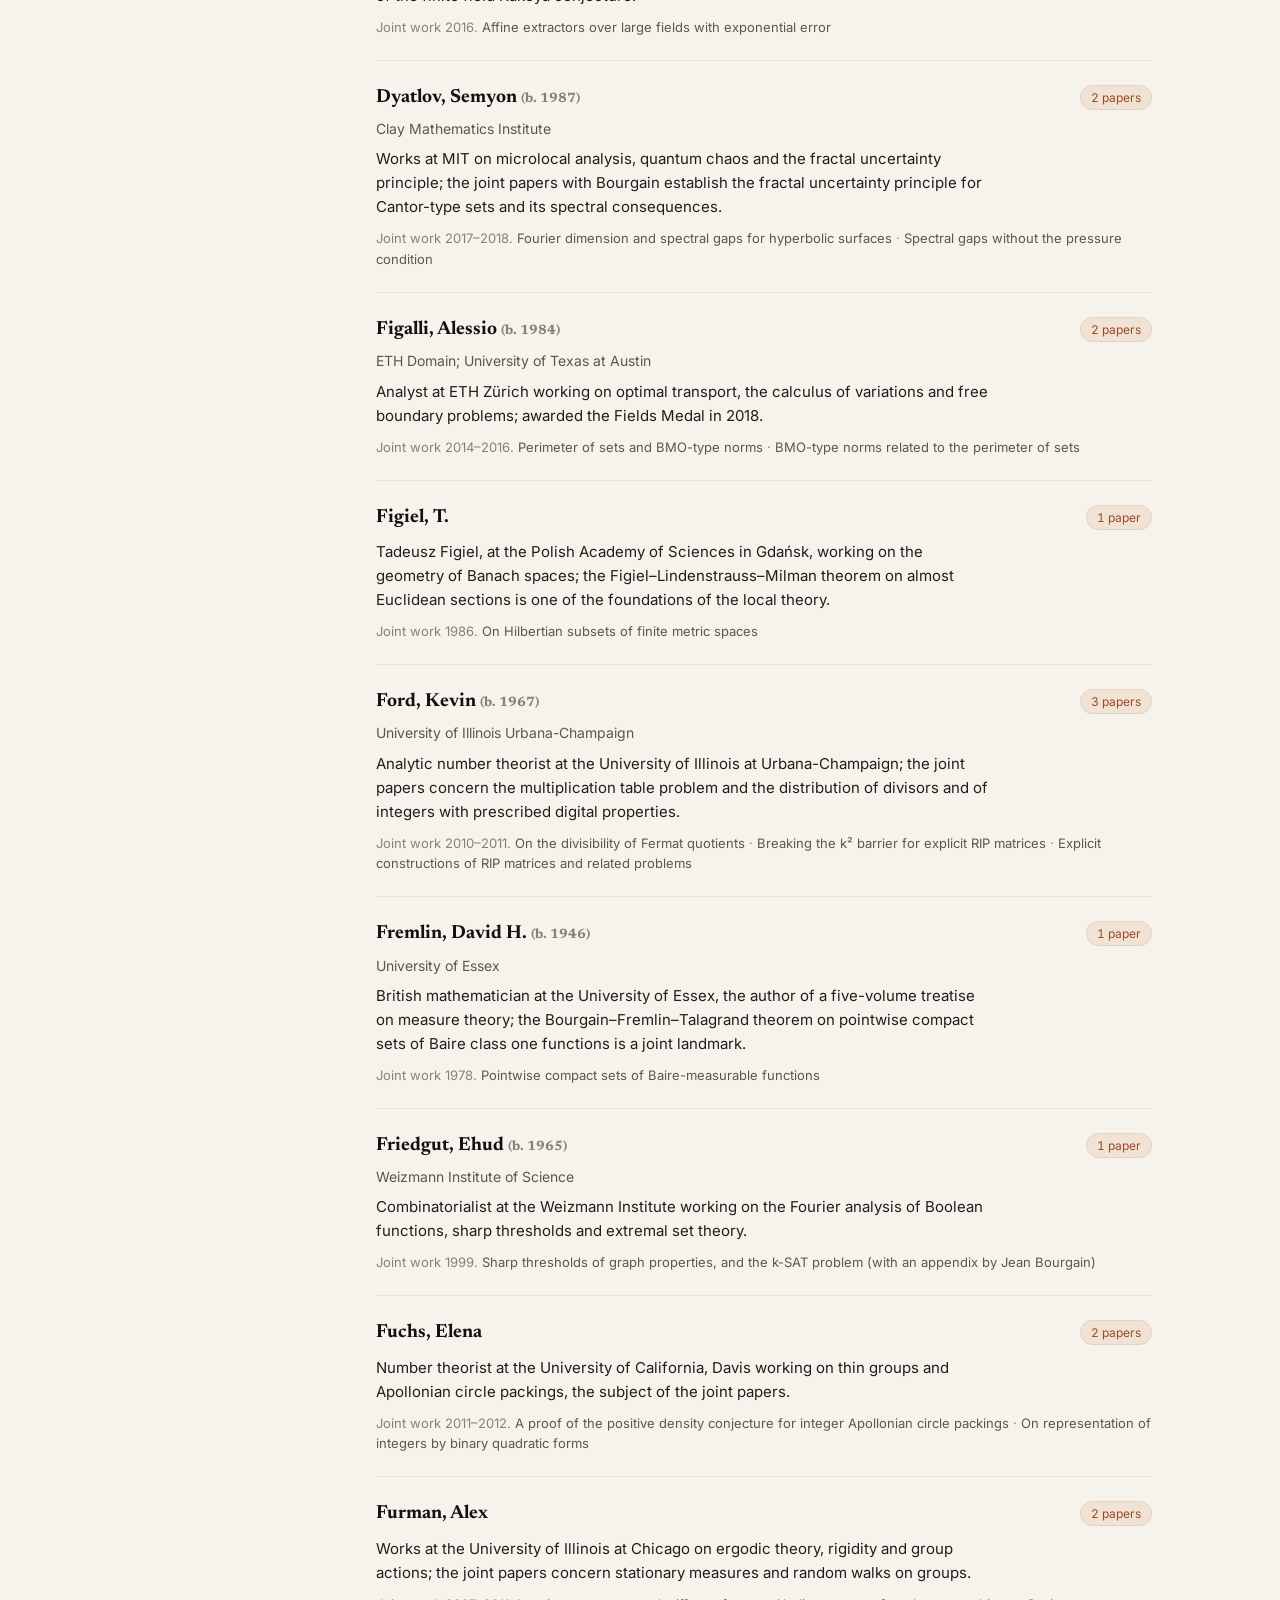
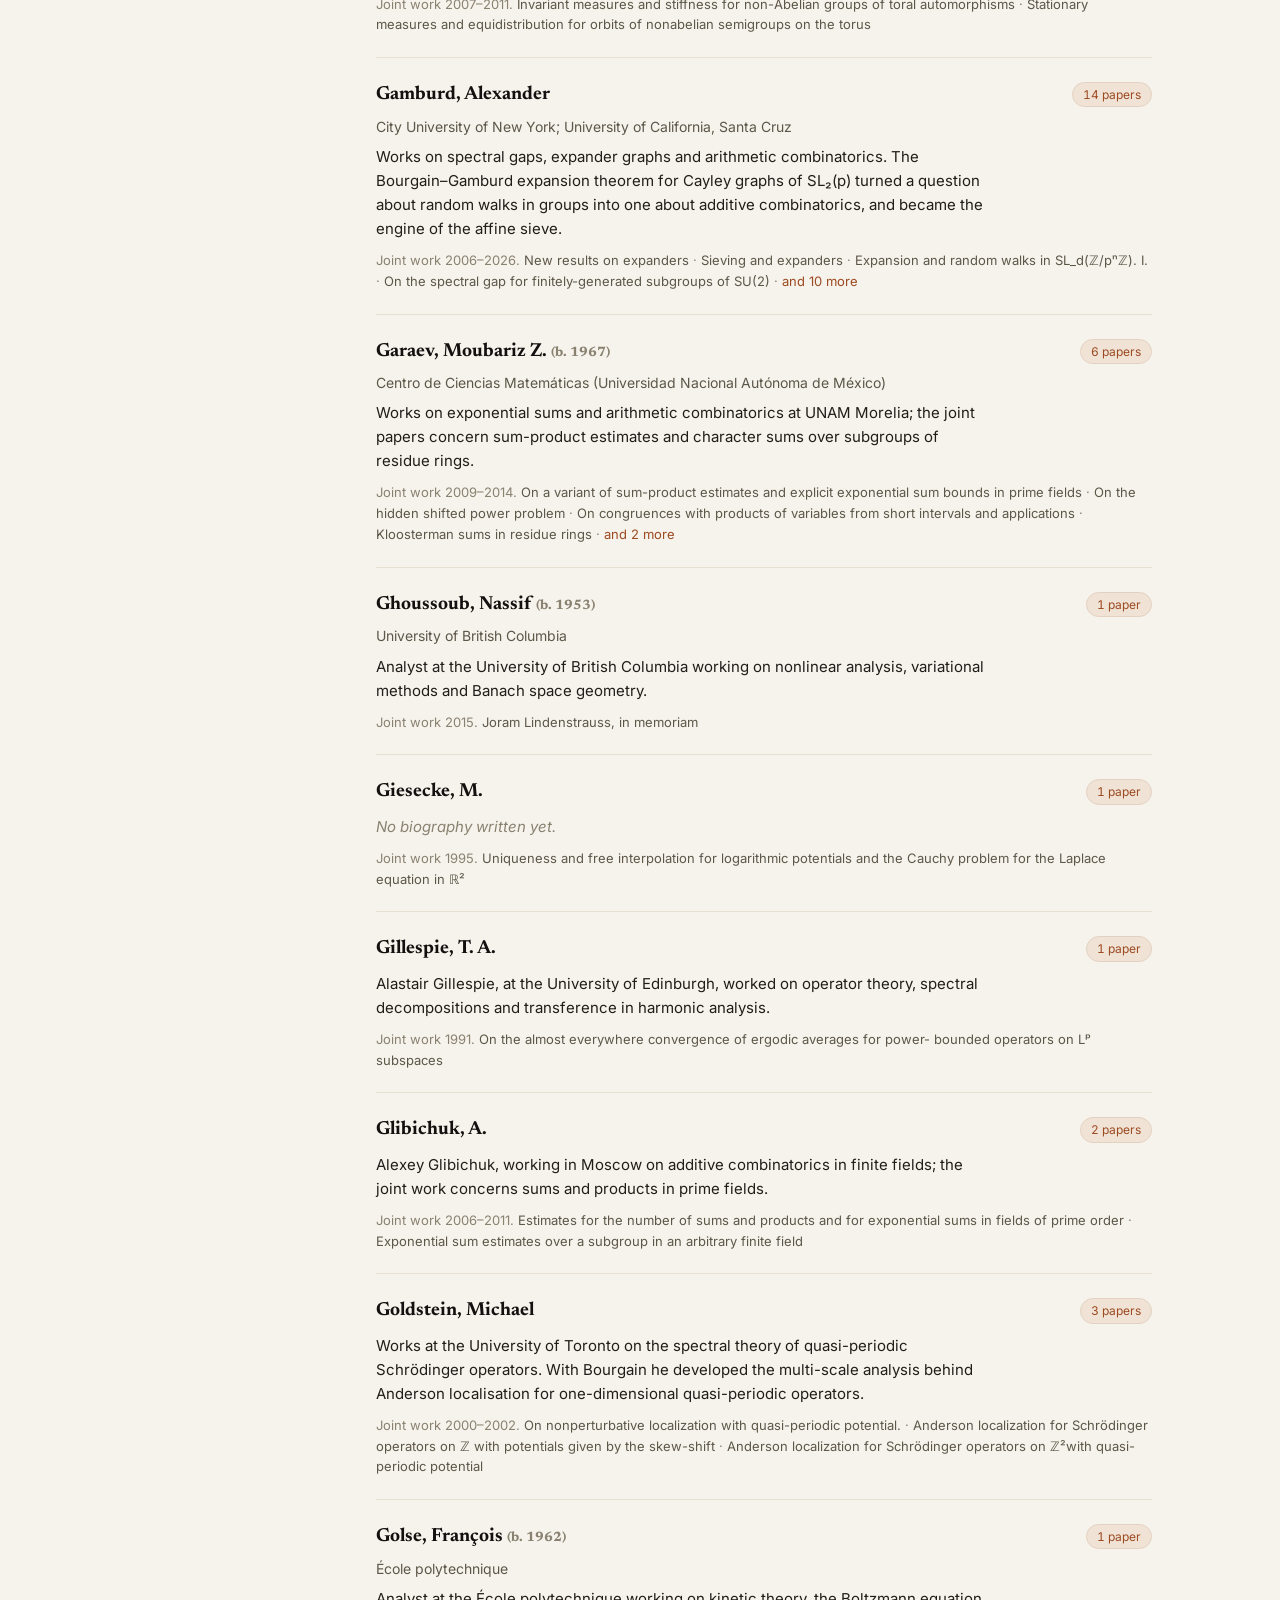
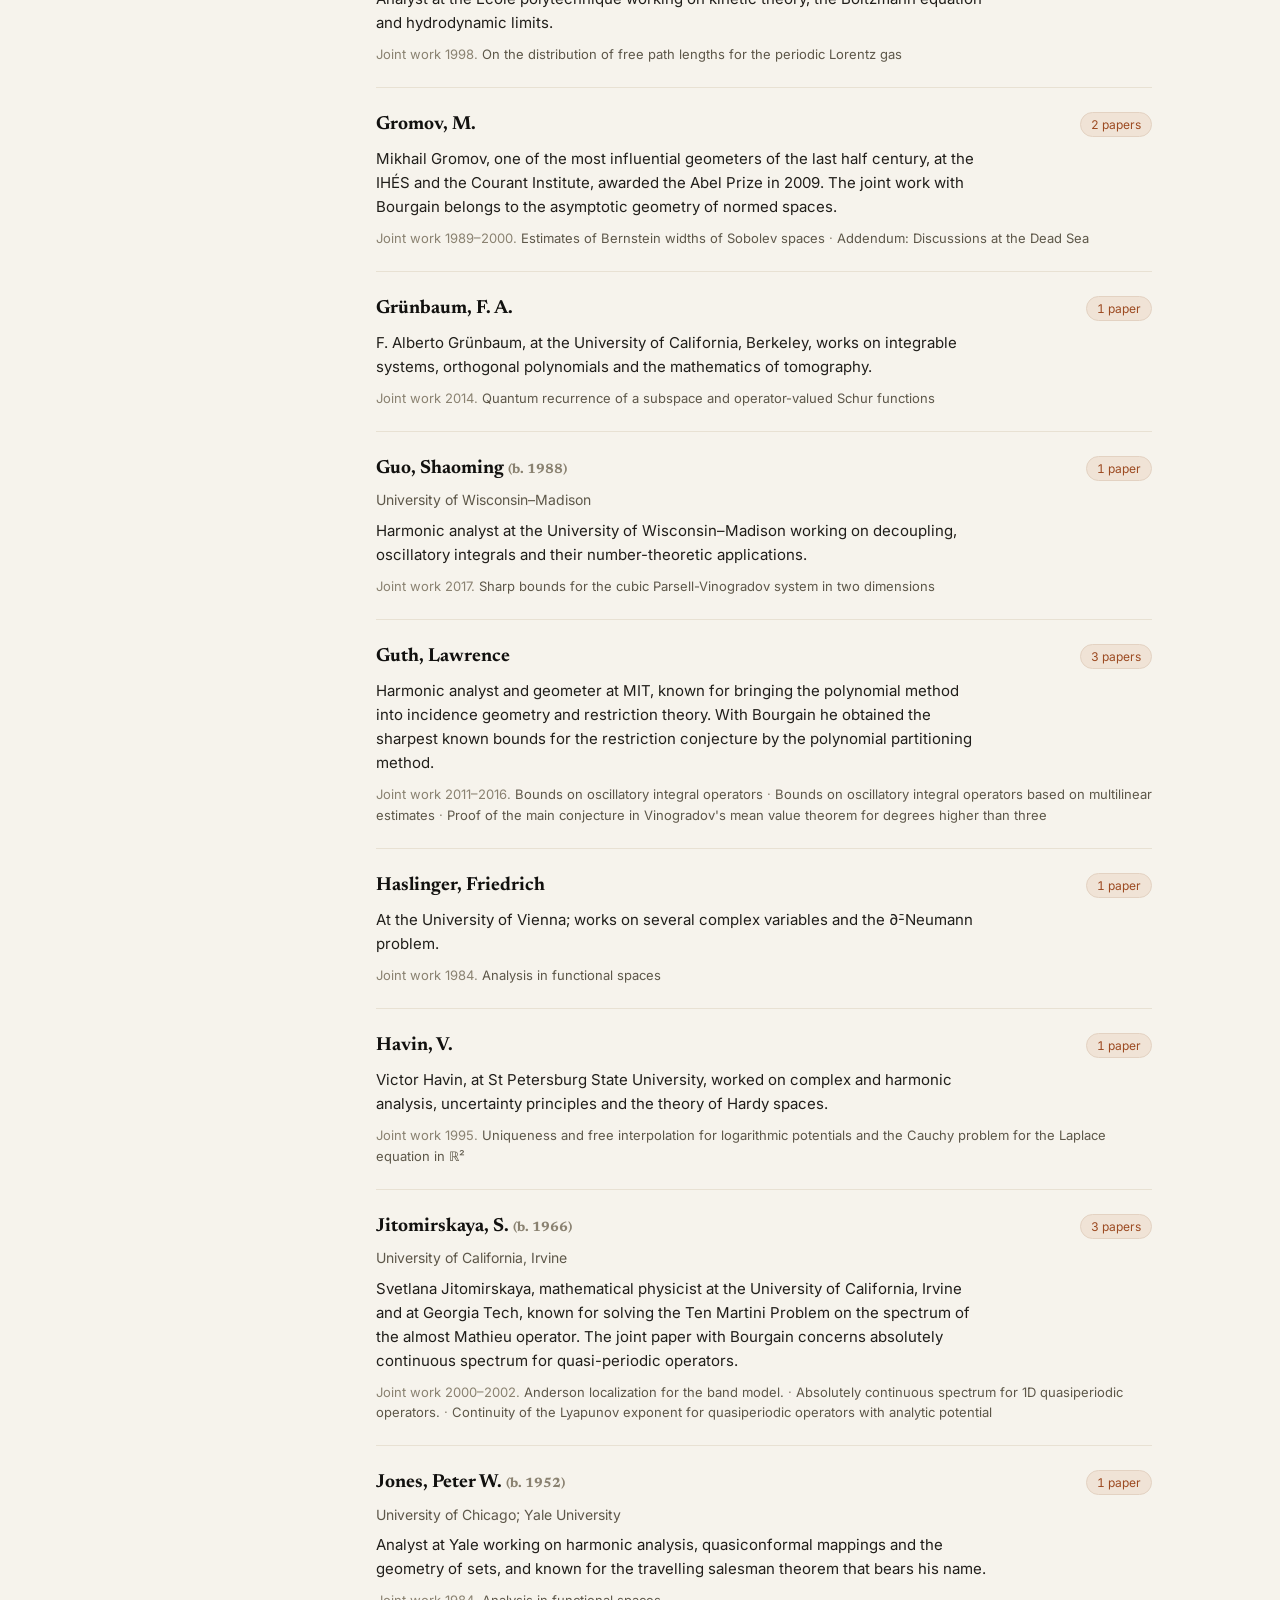
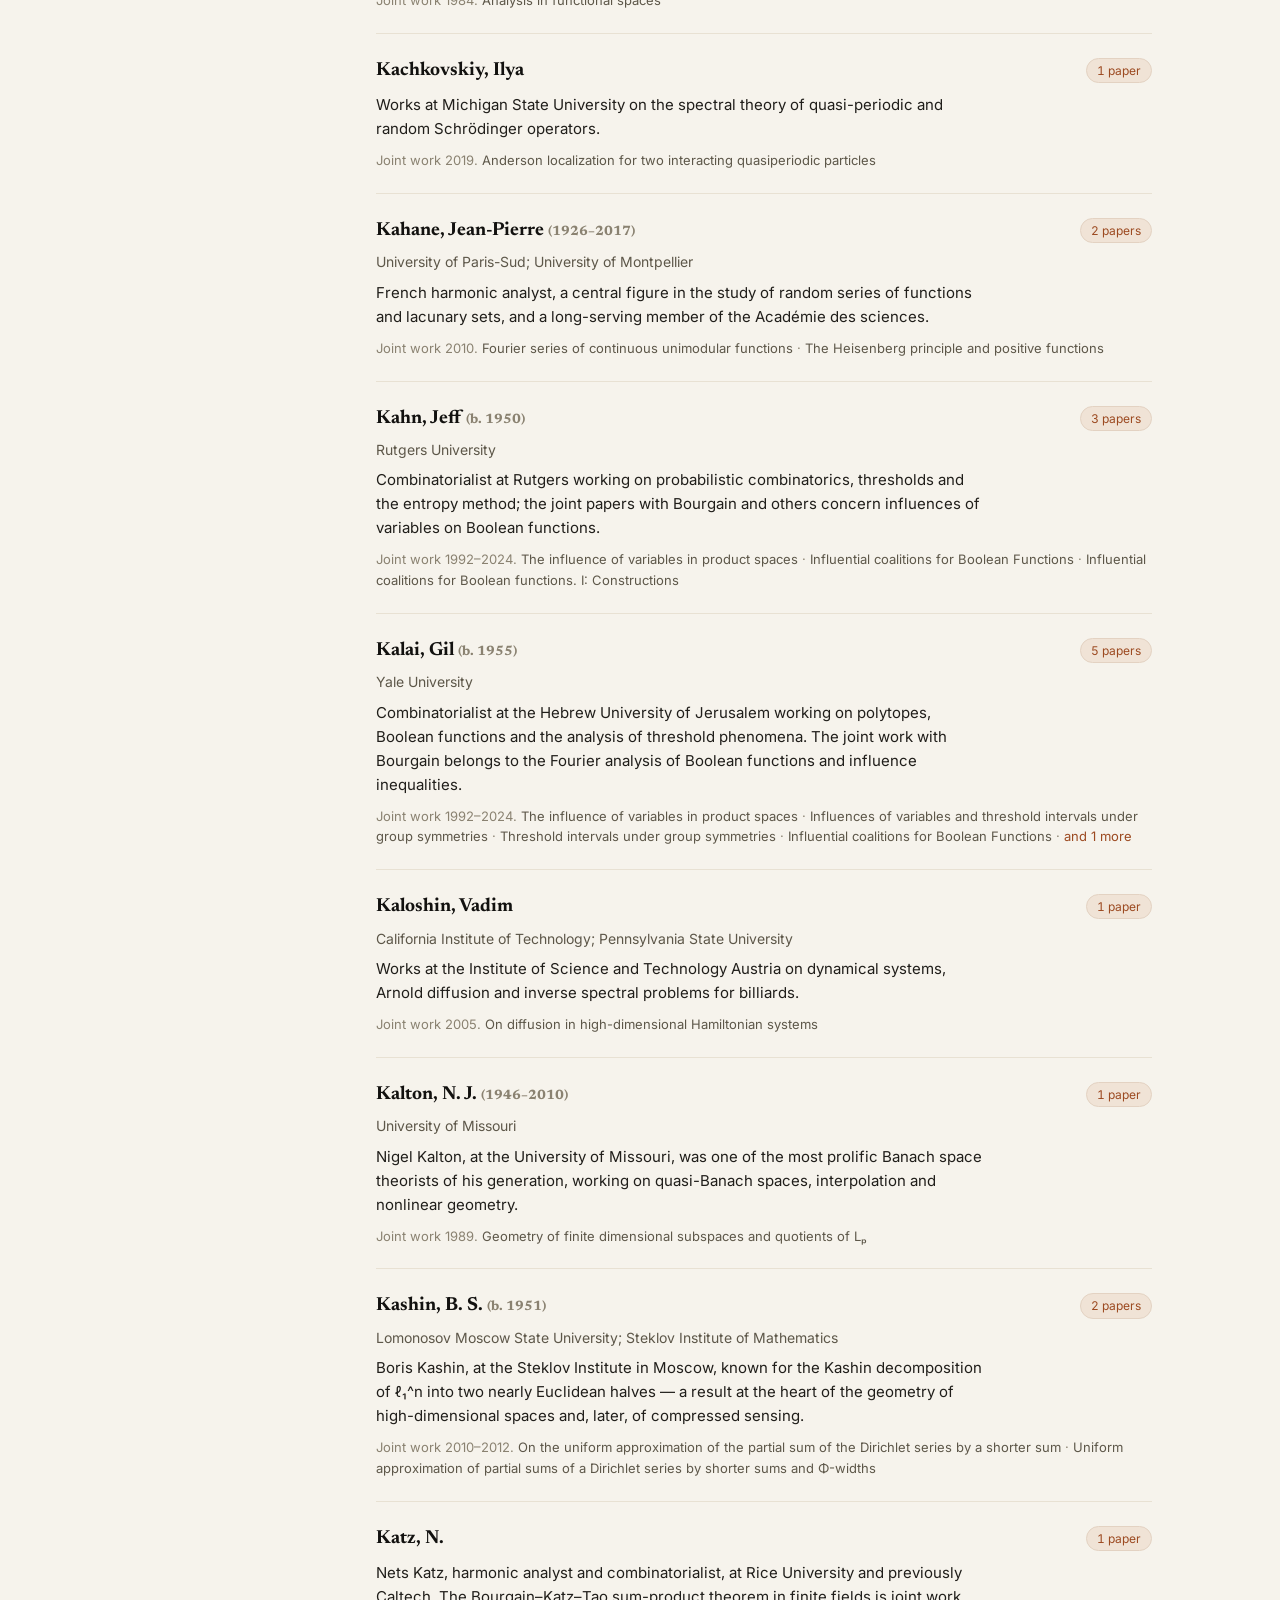
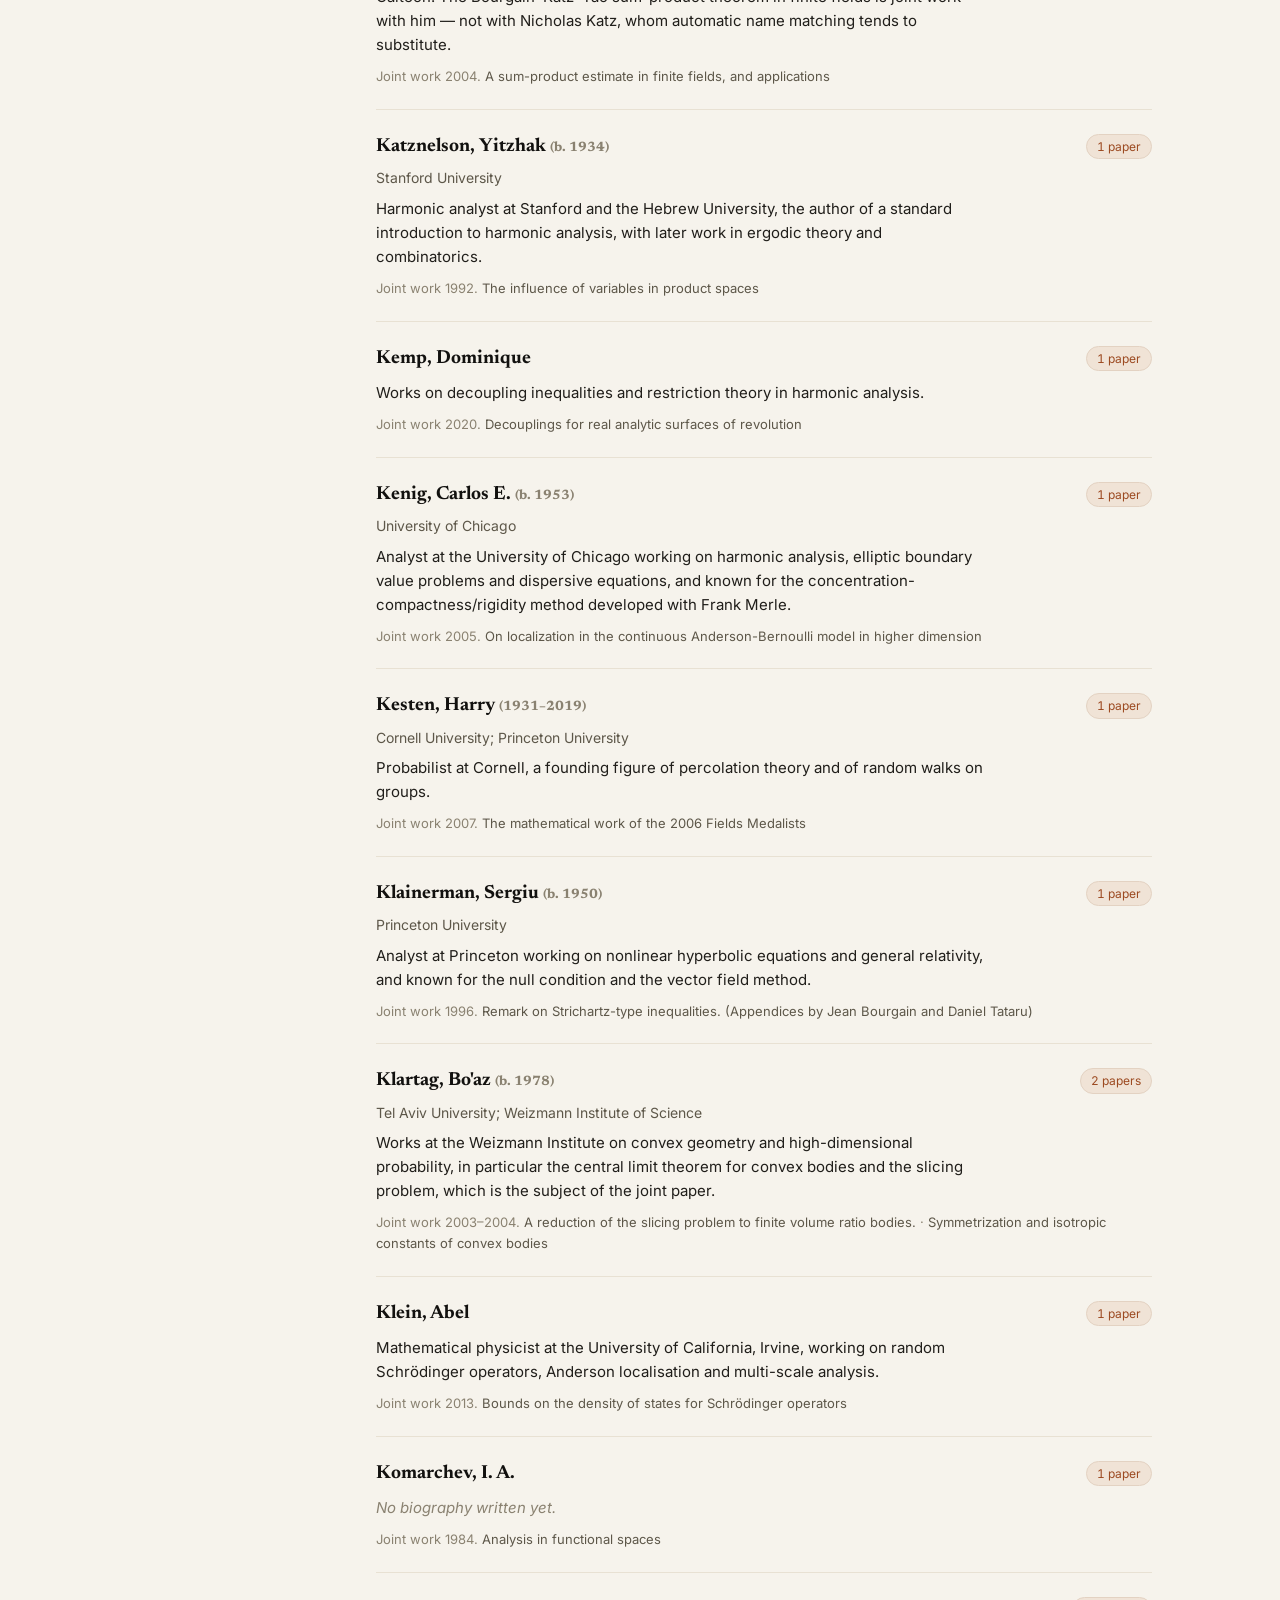
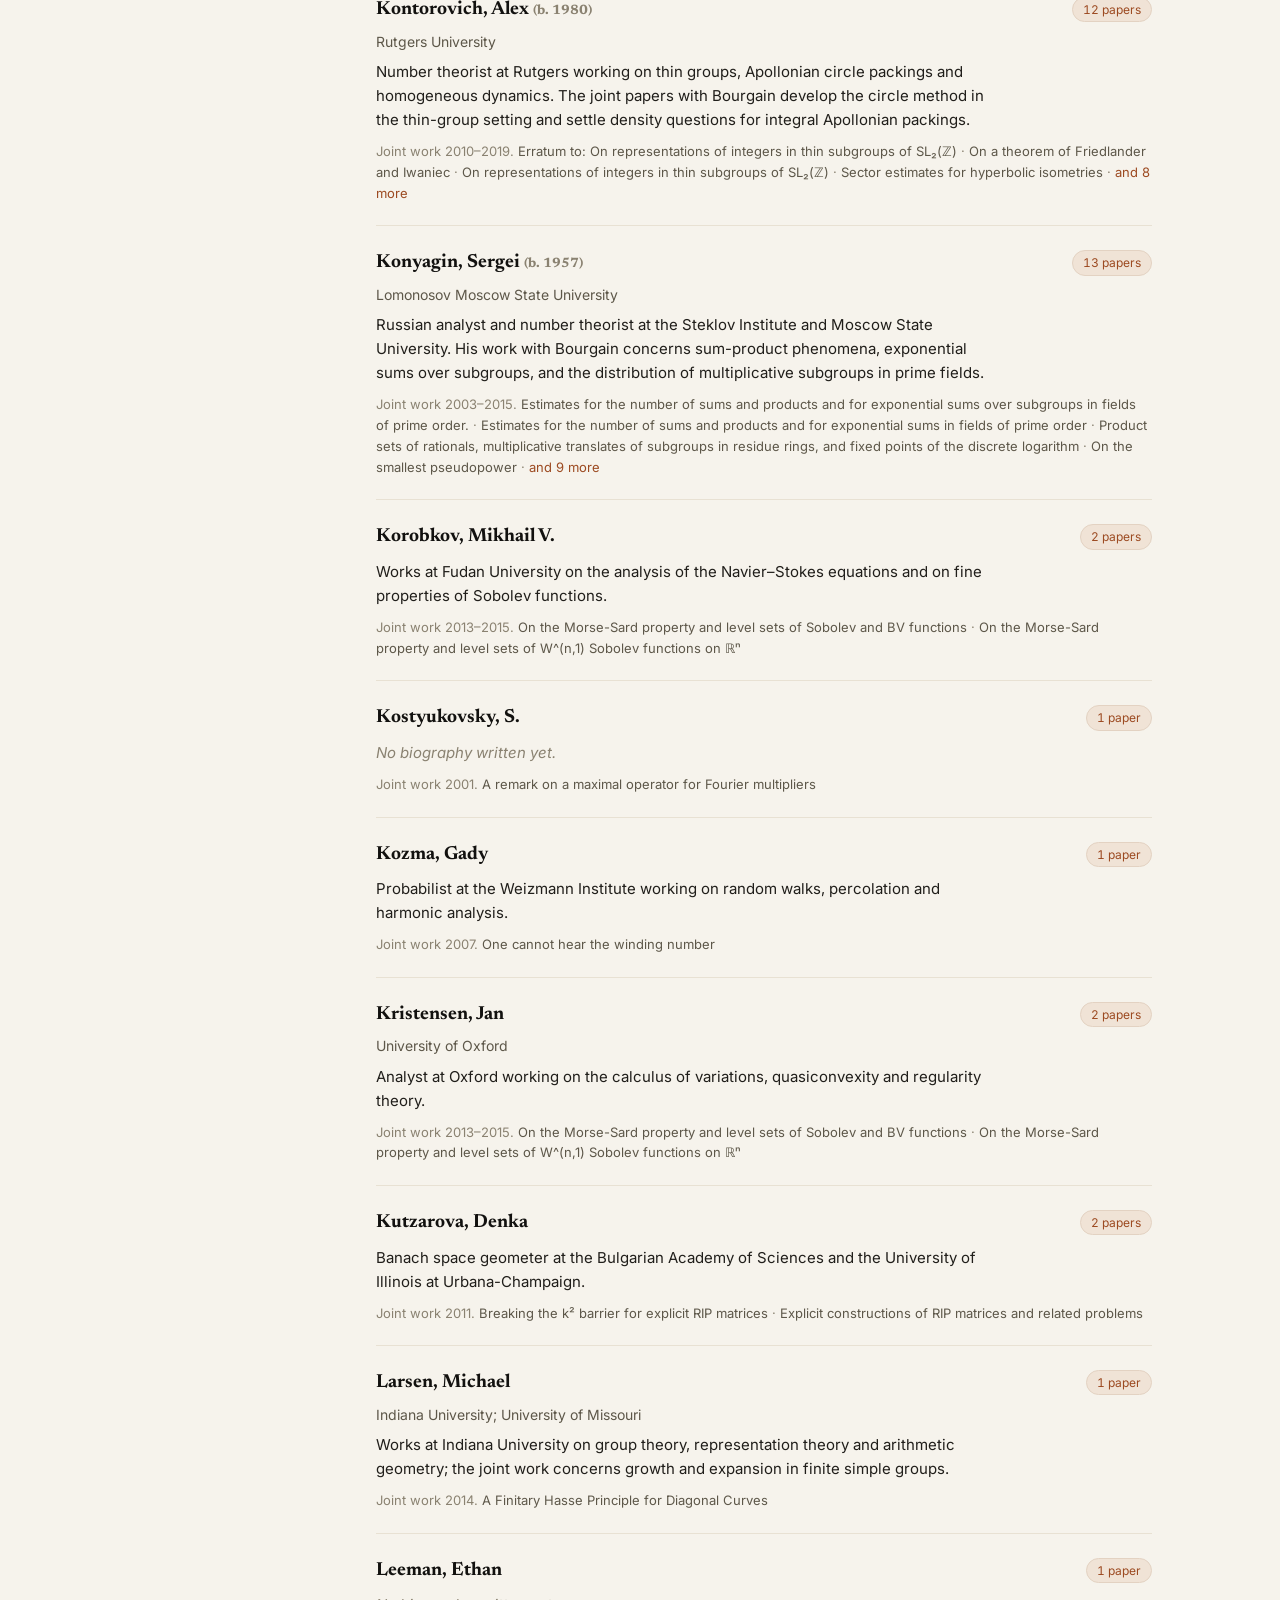
<file: site/collaborators.html>
<!doctype html>
<html lang="en">
<head>
<meta charset="utf-8">
<meta name="viewport" content="width=device-width, initial-scale=1">
<title>Collaborators · Bourgain-pedia</title>
<link rel="preconnect" href="https://fonts.googleapis.com">
<link rel="preconnect" href="https://fonts.gstatic.com" crossorigin>
<link href="https://fonts.googleapis.com/css2?family=Newsreader:ital,opsz,wght@0,6..72,400;0,600;0,700;1,6..72,400&family=Inter:wght@400;500;600&display=swap" rel="stylesheet">
<link rel="stylesheet" href="vendor/katex/katex.min.css">
<link rel="stylesheet" href="assets/style.css">
</head>
<body>
<main>
  <h1 class="page-title">Collaborators</h1>
  <p class="page-lede">
    Everyone who wrote a paper with Bourgain, by the first letter of their surname. The
    <em>collaborator score</em> is the number of joint papers. Blanks are honest blanks:
    where we could not establish a date or an affiliation, the field is left empty rather
    than guessed. Dates and the affiliation line come from Wikidata — accepted only when
    the person could actually have written the joint paper — and the affiliation is the
    most recently started one on record, which is not always the current one. The prose
    below it is ours.
  </p>

  <div class="with-rail">
    <aside class="rail">
      <p class="rail-heading">Letter</p>
      <ul class="letter-grid" id="letters"></ul>
      <p class="rail-heading">Views</p>
      <ul class="rail-list" id="views">
        <li><button data-view="all">Everyone<span class="count" id="n-all"></span></button></li>
        <li><button data-view="top">By score<span class="count" id="n-top"></span></button></li>
      </ul>
    </aside>

    <section>
      <div class="toolbar">
        <input class="search" id="q" type="search" placeholder="Search collaborators…"
               autocomplete="off" spellcheck="false">
      </div>
      <div id="out"></div>
      <a class="jump-top" href="#" onclick="window.scrollTo({top:0,behavior:'smooth'});return false;">↑ back to top</a>
    </section>
  </div>
</main>

<script src="data/papers.js"></script>
<script src="data/collaborators.js"></script>
<script src="vendor/katex/katex.min.js"></script>
<script src="vendor/katex/auto-render.min.js"></script>
<script src="assets/app.js"></script>
<script>
(function () {
  BP.layout("collaborators");

  var C = (window.BOURGAIN_COLLABORATORS || {}).collaborators || [];
  var P = (window.BOURGAIN_PAPERS || {}).papers || [];
  var titleOf = {};
  P.forEach(function (p) { titleOf[p.id] = p; });

  var ALPHABET = "ABCDEFGHIJKLMNOPQRSTUVWXYZ".split("");
  var byLetter = {};
  C.forEach(function (p) { (byLetter[p.letter] = byLetter[p.letter] || []).push(p); });

  C.forEach(function (p) {
    p._hay = BP.fold([p.name, p.institution, p.bio].join(" "));
  });

  var state = { letter: null, view: "all", q: "" };
  var out = document.getElementById("out");
  var lettersEl = document.getElementById("letters");
  var viewsEl = document.getElementById("views");
  var qEl = document.getElementById("q");

  document.getElementById("n-all").textContent = C.length;
  document.getElementById("n-top").textContent = C.filter(function (p) { return p.score > 1; }).length;

  lettersEl.innerHTML = ALPHABET.map(function (L) {
    var n = (byLetter[L] || []).length;
    return "<li><button data-letter='" + L + "'" + (n ? "" : " disabled") +
           " title='" + n + " collaborator" + (n === 1 ? "" : "s") + "'>" + L + "</button></li>";
  }).join("") + (byLetter["#"] ? "<li><button data-letter='#'>#</button></li>" : "");

  function personCard(p) {
    var dates = [p.born || "", p.died || ""].join("–").replace(/^–$/, "");
    if (dates === "–") dates = "";
    else if (p.born && !p.died) dates = "b. " + p.born;
    else if (!p.born && p.died) dates = "d. " + p.died;

    var span = (p.years && p.years[0])
      ? (p.years[0] === p.years[1] ? p.years[0] : p.years[0] + "–" + p.years[1])
      : "";

    var links = (p.papers || []).map(function (id) {
      var pp = titleOf[id];
      if (!pp) return "";
      return '<a href="articles.html#' + BP.esc(id) + '">' +
             BP.esc(BP.tex(pp.title)) + "</a>";
    }).filter(Boolean);
    var SHOWN = 4;
    var papers = links.slice(0, SHOWN).join(" · ");
    if (links.length > SHOWN) {
      papers += ' · <a href="articles.html?q=" class="more" data-name="' +
                BP.esc(p.name) + '">and ' + (links.length - SHOWN) + " more</a>";
    }

    return '<article class="person" id="' + BP.esc(BP.fold(p.name).replace(/[^a-z0-9]+/g, "-")) + '">' +
      '<div class="person-head">' +
        '<h3 class="person-name">' + BP.esc(p.name) +
          (dates ? ' <span class="person-dates">(' + BP.esc(dates) + ")</span>" : "") +
        "</h3>" +
        '<span class="score" title="joint papers with Bourgain">' + p.score +
          (p.score === 1 ? " paper" : " papers") + "</span>" +
      "</div>" +
      (p.institution
        ? '<p class="person-inst" title="Affiliations recorded in Wikidata, most ' +
          'recently started first. Not always the current one — where the two ' +
          'disagree, the biography below is the one we checked.">' +
          BP.esc(p.institution) + "</p>"
        : "") +
      (p.bio
        ? '<p class="person-bio">' + BP.esc(p.bio) + "</p>"
        : '<p class="person-bio empty">No biography written yet.</p>') +
      '<p class="person-papers">' + (span ? "Joint work " + span + ". " : "") + papers + "</p>" +
    "</article>";
  }

  function render() {
    var rows, heading, sub;
    if (state.q) {
      var needle = BP.fold(state.q);
      rows = C.filter(function (p) { return p._hay.indexOf(needle) !== -1; });
      heading = "Search";
      sub = rows.length + (rows.length === 1 ? " match" : " matches");
    } else if (state.view === "top") {
      rows = C.slice().sort(function (a, b) {
        return b.score - a.score || a.name.localeCompare(b.name);
      });
      heading = "By collaborator score";
      sub = rows.length + " coauthors, most joint papers first";
    } else if (state.letter) {
      rows = (byLetter[state.letter] || []);
      heading = state.letter;
      sub = rows.length + (rows.length === 1 ? " collaborator" : " collaborators");
    } else {
      rows = C;
      heading = "Everyone";
      sub = C.length + " coauthors, " +
            C.filter(function (p) { return p.bio; }).length + " with a biography so far";
    }

    lettersEl.querySelectorAll("button").forEach(function (b) {
      b.setAttribute("aria-current", String(!state.q && state.view === "letter" &&
                                            b.dataset.letter === state.letter));
    });
    viewsEl.querySelectorAll("button").forEach(function (b) {
      b.setAttribute("aria-current", String(!state.q && b.dataset.view === state.view));
    });

    out.innerHTML = '<h2 class="year-heading">' + BP.esc(heading) + "</h2>" +
      '<p class="year-sub">' + BP.esc(sub) + "</p>" +
      (rows.length ? rows.map(personCard).join("")
                   : '<div class="empty-state"><p>No one here.</p></div>');
    BP.math(out);
  }

  lettersEl.addEventListener("click", function (e) {
    var b = e.target.closest("button[data-letter]");
    if (!b || b.disabled) return;
    state.letter = b.dataset.letter; state.view = "letter"; state.q = ""; qEl.value = "";
    history.replaceState(null, "", "#" + b.dataset.letter);
    render();
  });
  viewsEl.addEventListener("click", function (e) {
    var b = e.target.closest("button[data-view]");
    if (!b) return;
    state.view = b.dataset.view; state.letter = null; state.q = ""; qEl.value = "";
    history.replaceState(null, "", "#" + b.dataset.view);
    render();
  });
  qEl.addEventListener("input", BP.debounce(function () {
    state.q = qEl.value.trim(); render();
  }, 130));

  out.addEventListener("click", function (e) {
    var a = e.target.closest("a.more");
    if (!a) return;
    e.preventDefault();
    location.href = "articles.html?q=" + encodeURIComponent(a.dataset.name);
  });

  var hash = decodeURIComponent(location.hash.replace(/^#/, ""));
  if (/^[A-Z#]$/.test(hash) && byLetter[hash]) { state.letter = hash; state.view = "letter"; }
  else if (hash === "top") { state.view = "top"; }
  render();
})();
</script>
</body>
</html>
</file>
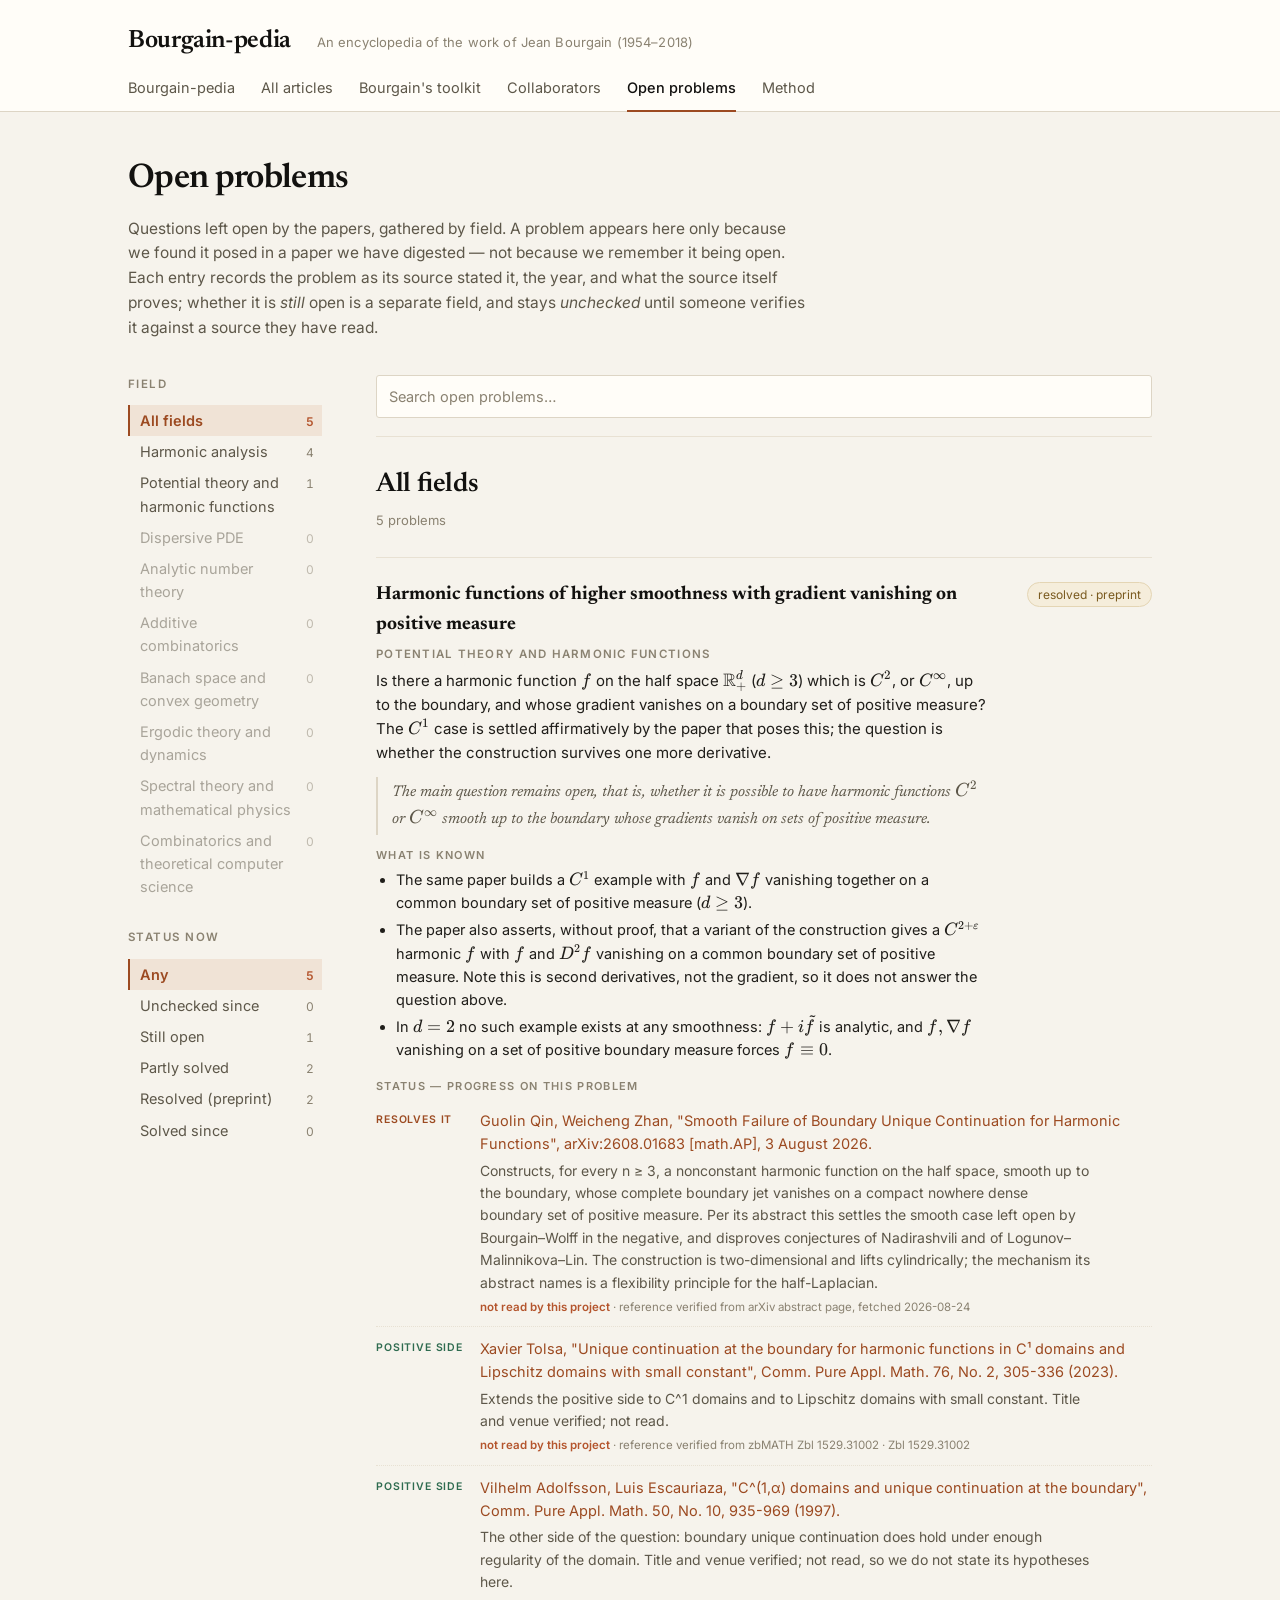
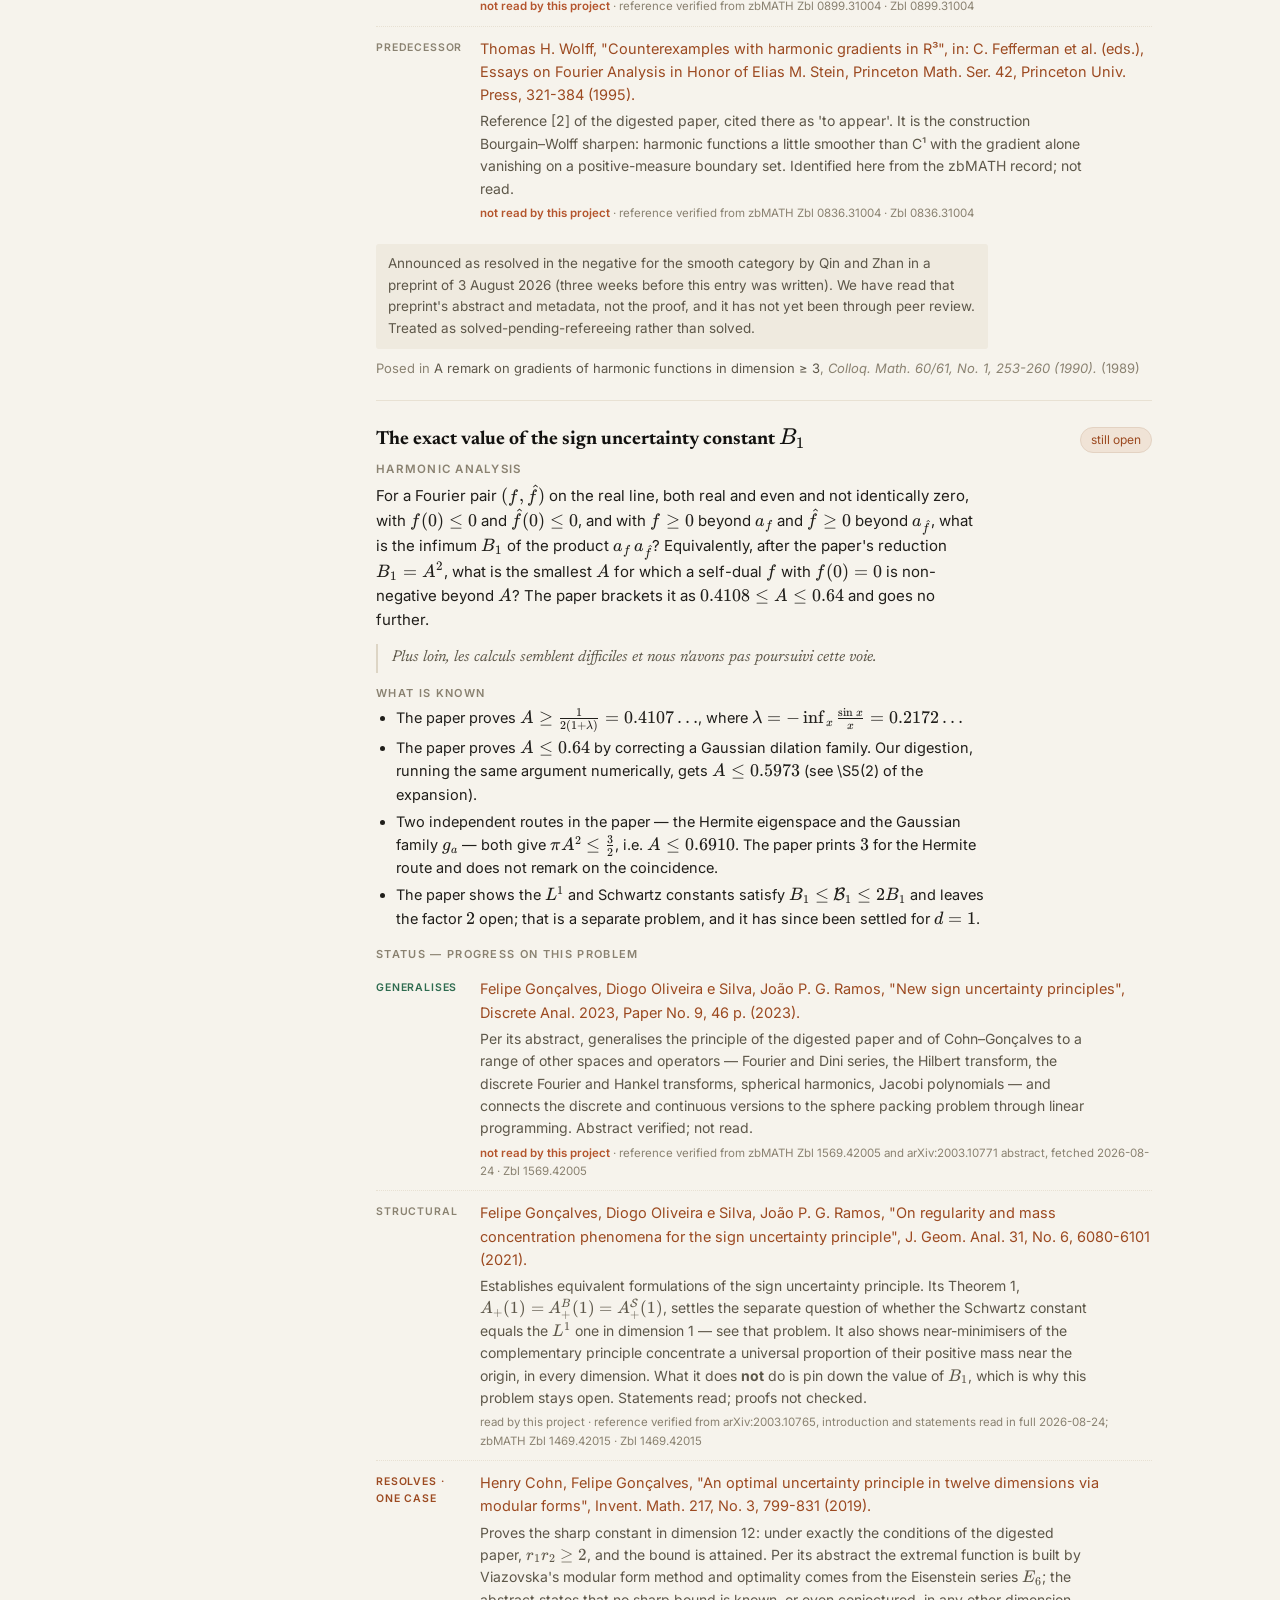
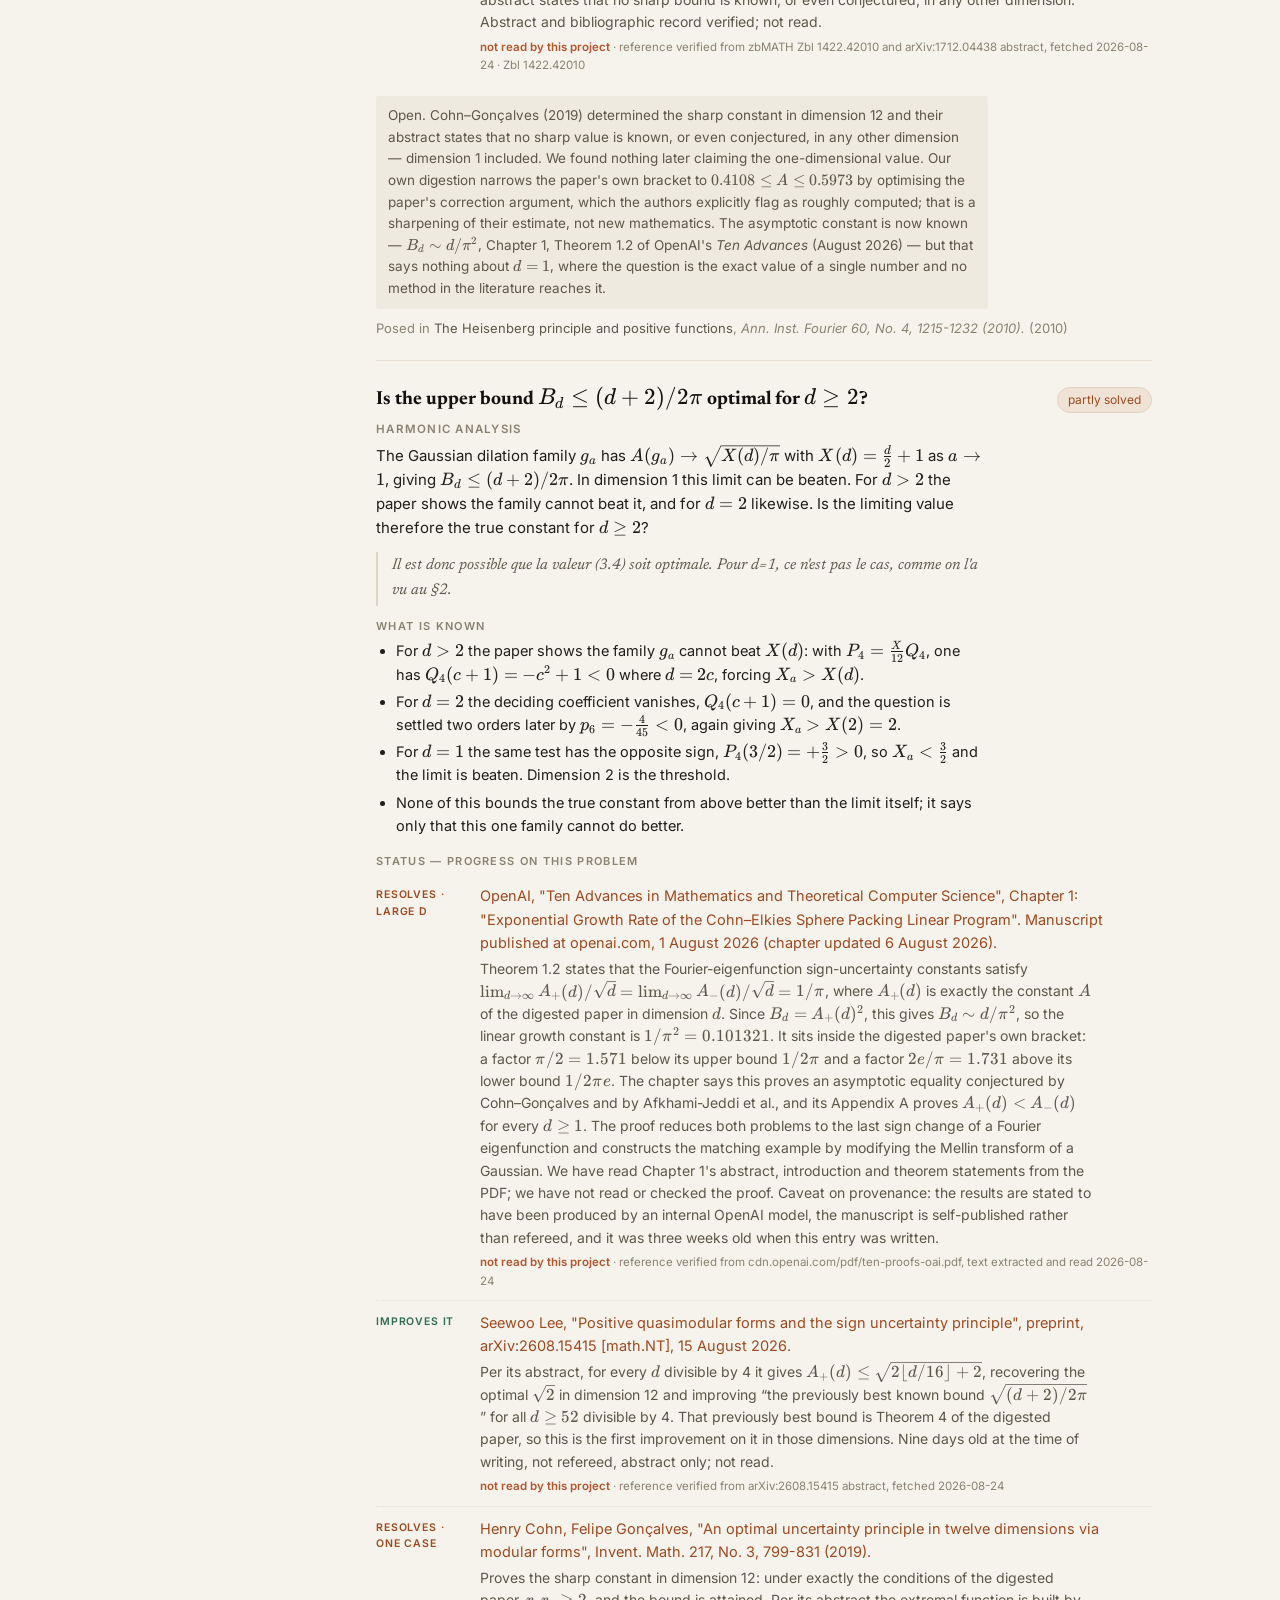
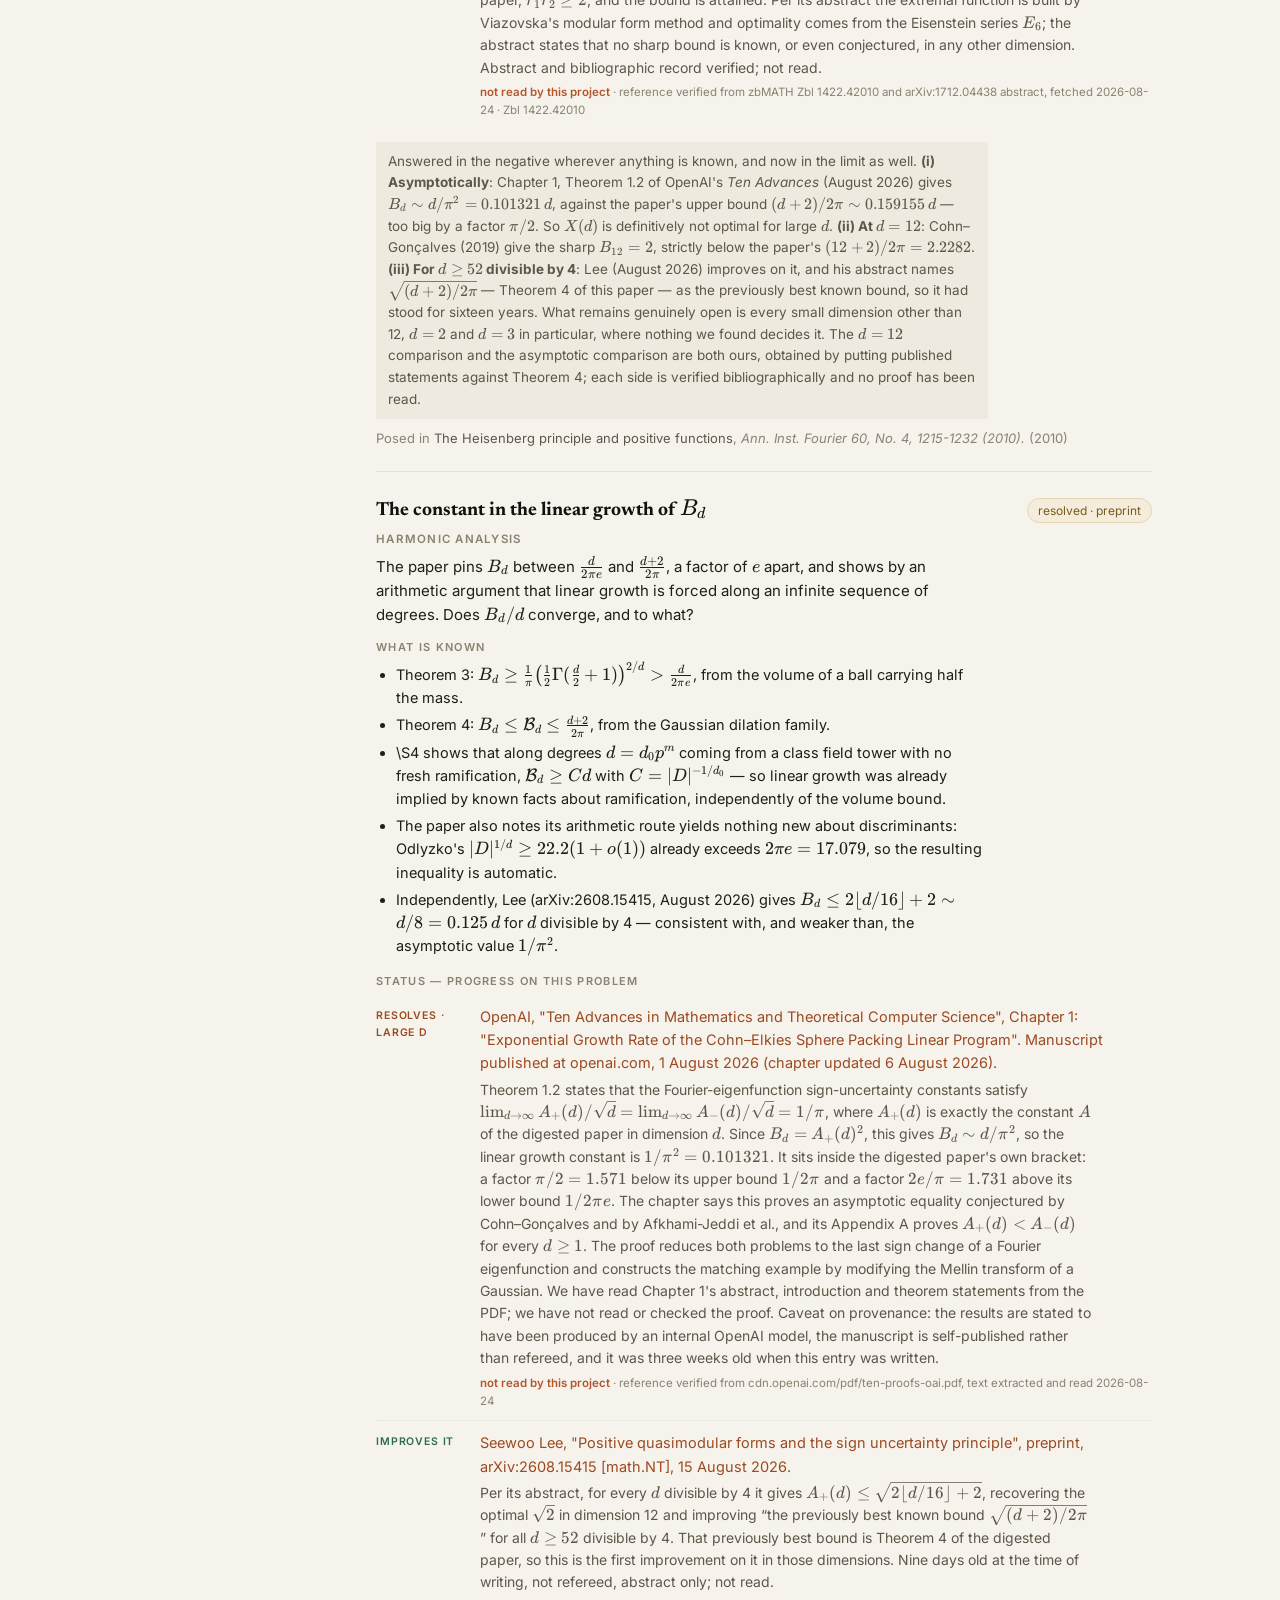
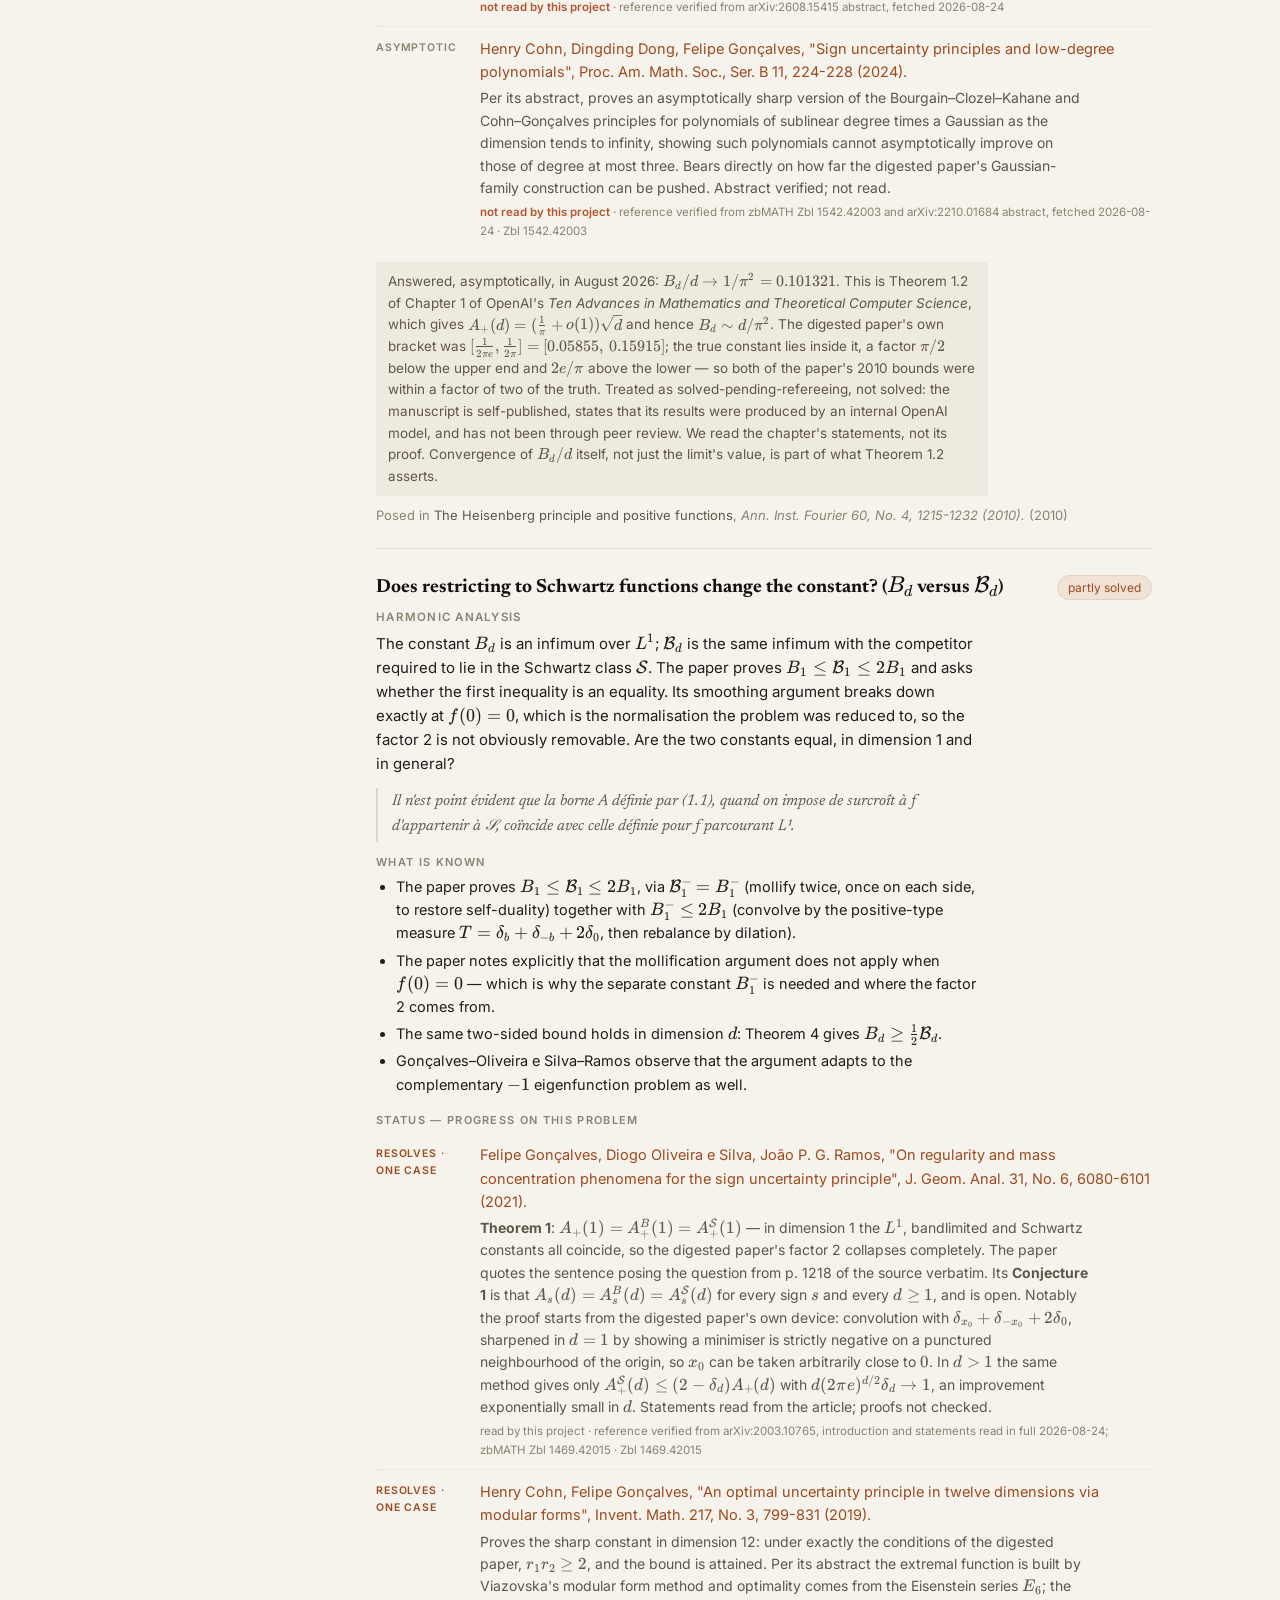
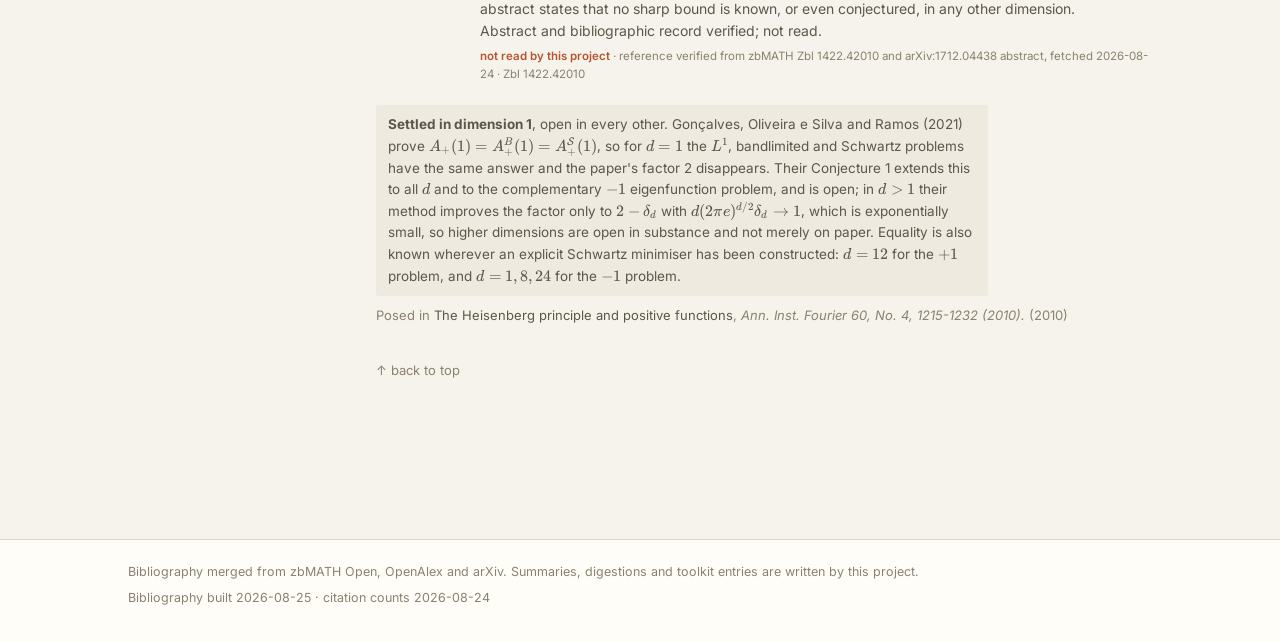
<file: site/problems.html>
<!doctype html>
<html lang="en">
<head>
<meta charset="utf-8">
<meta name="viewport" content="width=device-width, initial-scale=1">
<title>Open problems · Bourgain-pedia</title>
<link rel="preconnect" href="https://fonts.googleapis.com">
<link rel="preconnect" href="https://fonts.gstatic.com" crossorigin>
<link href="https://fonts.googleapis.com/css2?family=Newsreader:ital,opsz,wght@0,6..72,400;0,600;0,700;1,6..72,400&family=Inter:wght@400;500;600&display=swap" rel="stylesheet">
<link rel="stylesheet" href="vendor/katex/katex.min.css">
<link rel="stylesheet" href="assets/style.css">
</head>
<body>
<main>
  <h1 class="page-title">Open problems</h1>
  <p class="page-lede">
    Questions left open by the papers, gathered by field. A problem appears here only
    because we found it posed in a paper we have digested — not because we remember it
    being open. Each entry records the problem as its source stated it, the year, and
    what the source itself proves; whether it is <em>still</em> open is a separate
    field, and stays <em>unchecked</em> until someone verifies it against a source they
    have read.
  </p>

  <div class="with-rail">
    <aside class="rail">
      <p class="rail-heading">Field</p>
      <ul class="rail-list" id="fields"></ul>
      <p class="rail-heading">Status now</p>
      <ul class="rail-list" id="statuses"></ul>
    </aside>

    <section>
      <div class="toolbar">
        <input class="search" id="q" type="search" placeholder="Search open problems…"
               autocomplete="off" spellcheck="false">
      </div>
      <div id="out"></div>
      <a class="jump-top" href="#" onclick="window.scrollTo({top:0,behavior:'smooth'});return false;">↑ back to top</a>
    </section>
  </div>
</main>

<script src="data/papers.js"></script>
<script src="data/problems.js"></script>
<script src="vendor/katex/katex.min.js"></script>
<script src="vendor/katex/auto-render.min.js"></script>
<script src="assets/app.js"></script>
<script>
(function () {
  BP.layout("problems");

  var T = window.BOURGAIN_PROBLEMS || { fields: [], problems: [] };
  var PROBS = T.problems || [], FIELDS = T.fields || [];
  var P = (window.BOURGAIN_PAPERS || {}).papers || [];
  var paper = {};
  P.forEach(function (p) { paper[p.id] = p; });

  var out = document.getElementById("out"),
      fieldsEl = document.getElementById("fields"),
      statusEl = document.getElementById("statuses"),
      qEl = document.getElementById("q");
  var state = { field: "all", status: "all", q: "" };

  PROBS.forEach(function (i) {
    i._hay = BP.fold([i.title, i.statement, i.quote, i.field, i.status_note,
                      (i.partial || []).join(" ")].join(" "));
  });

  function countField(k) {
    return PROBS.filter(function (i) { return i.field === k; }).length;
  }
  function countStatus(k) {
    return PROBS.filter(function (i) { return (i.status_now || "unchecked") === k; }).length;
  }

  fieldsEl.innerHTML =
    '<li><button data-field="all">All fields<span class="count">' + PROBS.length +
    "</span></button></li>" +
    FIELDS.map(function (f) {
      var n = countField(f.key);
      return '<li><button data-field="' + f.key + '"' + (n ? "" : " class=\"muted\"") +
             ">" + BP.esc(f.name) + '<span class="count">' + n + "</span></button></li>";
    }).join("");

  var STATUSES = [["all", "Any"], ["unchecked", "Unchecked since"],
                  ["open", "Still open"], ["partially solved", "Partly solved"],
                  ["resolved-preprint", "Resolved (preprint)"], ["solved", "Solved since"]];
  statusEl.innerHTML = STATUSES.map(function (s) {
    var n = s[0] === "all" ? PROBS.length : countStatus(s[0]);
    return '<li><button data-status="' + s[0] + '">' + s[1] +
           '<span class="count">' + n + "</span></button></li>";
  }).join("");

  function statusChip(i) {
    var now = i.status_now || "unchecked";
    var label = { unchecked: "status unchecked", open: "still open",
                  "partially solved": "partly solved", solved: "solved since",
                  "resolved-preprint": "resolved · preprint" }[now] || now;
    return '<span class="score status-' + BP.esc(now.replace(/\s+/g, "-")) +
           '" title="' + BP.esc(i.status_note || "") + '">' + BP.esc(label) + "</span>";
  }


  var KIND = {
    resolves:                  ["resolves it",     "kind-resolves"],
    "resolves-asymptotically": ["resolves · large d", "kind-resolves"],
    "resolves-one-case":       ["resolves · one case", "kind-resolves"],
    negative:                  ["negative",        "kind-resolves"],
    improves:                  ["improves it",     "kind-positive"],
    positive:                  ["positive side",   "kind-positive"],
    generalises:               ["generalises",     "kind-positive"],
    asymptotic:                ["asymptotic",      "kind-partial"],
    structural:                ["structural",      "kind-partial"],
    partial:                   ["partial",         "kind-partial"],
    predecessor:               ["predecessor",     "kind-partial"]
  };

  function statusSection(i) {
    var list = i.status || [];
    if (!list.length) return "";
    var rows = list.slice().sort(function (a, b) { return (b.year || 0) - (a.year || 0); })
      .map(function (r) {
        var k = KIND[r.kind] || [r.kind || "", "kind-partial"];
        var reftxt = BP.esc(BP.tex(r.ref));
        var link = r.url
          ? '<a href="' + BP.esc(r.url) + '" target="_blank" rel="noopener">' +
            reftxt + "</a>"
          : reftxt;
        return '<li class="prog">' +
          '<span class="kind ' + k[1] + '">' + BP.esc(k[0]) + "</span>" +
          '<div><p class="prog-ref">' + link + "</p>" +
          (r.what ? '<p class="prog-what">' + BP.rich(r.what) + "</p>" : "") +
          '<p class="prog-prov">' +
            (r.read ? "read by this project"
                    : "<strong>not read by this project</strong>") +
            (r.verified_from ? " · reference verified from " + BP.esc(r.verified_from) : "") +
            (r.zbl ? " · Zbl " + BP.esc(r.zbl) : "") +
          "</p></div></li>";
      }).join("");
    return '<p class="slot-label" style="margin-top:16px">Status — progress on this problem</p>' +
           '<ul class="prog-list">' + rows + "</ul>";
  }

  function card(i) {
    var src = paper[i.posed_in];
    var field = FIELDS.filter(function (f) { return f.key === i.field; })[0];
    var srcHtml = src
      ? 'Posed in <a href="articles.html#' + BP.esc(i.posed_in) + '">' +
        BP.esc(BP.tex(src.title)) + "</a>" +
        (src.reference ? ", <em>" + BP.esc(BP.tex(src.reference)) + "</em>" : "") +
        (i.posed_year ? " (" + i.posed_year + ")" : "")
      : (i.posed_in ? "Posed in " + BP.esc(i.posed_in) : "");

    return '<article class="idea" id="' + BP.esc(i.id) + '">' +
      '<div class="idea-head">' +
        '<h3 class="idea-name">' + BP.rich(i.title) + "</h3>" + statusChip(i) +
      "</div>" +
      (field ? '<p class="prob-field">' + BP.esc(field.name) + "</p>" : "") +
      '<p class="idea-gloss">' + BP.rich(i.statement) + "</p>" +
      (i.quote ? '<blockquote class="prob-quote">' + BP.rich(i.quote) +
                 "</blockquote>" : "") +
      ((i.partial || []).length
        ? '<p class="slot-label" style="margin-top:12px">What is known</p><ul class="prob-partial">' +
          i.partial.map(function (t) { return "<li>" + BP.rich(t) + "</li>"; }).join("") +
          "</ul>"
        : "") +
      statusSection(i) +
      (i.status_note ? '<p class="prob-status">' + BP.rich(i.status_note) + "</p>" : "") +
      '<p class="person-papers">' + srcHtml + "</p>" +
    "</article>";
  }

  function emptyState() {
    return '<div class="empty-state">' +
      "<p><strong>Nothing here yet.</strong> This page fills up as papers are digested.</p>" +
      "<p>Blueprint A ends by reading a paper's closing remarks; anything the authors " +
      "leave open is written into <code>data/problems.json</code> with the paper it came " +
      "from, the year, and what the paper itself settles.</p>" +
      "<p>Nothing is listed from memory. If we have not read a paper that poses a " +
      "problem, the problem is not here.</p></div>";
  }

  function render() {
    var rows = PROBS, heading, sub;
    if (state.q) {
      var needle = BP.fold(state.q);
      rows = rows.filter(function (i) { return i._hay.indexOf(needle) !== -1; });
      heading = "Search";
    } else {
      if (state.field !== "all") {
        rows = rows.filter(function (i) { return i.field === state.field; });
      }
      if (state.status !== "all") {
        rows = rows.filter(function (i) {
          return (i.status_now || "unchecked") === state.status;
        });
      }
      var f = FIELDS.filter(function (x) { return x.key === state.field; })[0];
      heading = f ? f.name : "All fields";
    }
    sub = rows.length + (rows.length === 1 ? " problem" : " problems");

    fieldsEl.querySelectorAll("button").forEach(function (b) {
      b.setAttribute("aria-current", String(!state.q && b.dataset.field === state.field));
    });
    statusEl.querySelectorAll("button").forEach(function (b) {
      b.setAttribute("aria-current", String(!state.q && b.dataset.status === state.status));
    });

    var f2 = FIELDS.filter(function (x) { return x.key === state.field; })[0];
    out.innerHTML =
      '<h2 class="year-heading">' + BP.esc(heading) + "</h2>" +
      '<p class="year-sub">' + sub + "</p>" +
      (f2 && f2.note ? '<p class="stratum-note">' + BP.esc(f2.note) + "</p>" : "") +
      (rows.length ? rows.map(card).join("")
                   : (PROBS.length ? '<div class="empty-state"><p>No problem matches.</p></div>'
                                   : emptyState()));
    BP.math(out);
  }

  fieldsEl.addEventListener("click", function (e) {
    var b = e.target.closest("button[data-field]");
    if (!b) return;
    state.field = b.dataset.field; state.q = ""; qEl.value = ""; render();
  });
  statusEl.addEventListener("click", function (e) {
    var b = e.target.closest("button[data-status]");
    if (!b) return;
    state.status = b.dataset.status; state.q = ""; qEl.value = ""; render();
  });
  qEl.addEventListener("input", BP.debounce(function () {
    state.q = qEl.value.trim(); render();
  }, 130));

  var hash = decodeURIComponent(location.hash.replace(/^#/, ""));
  if (hash && FIELDS.some(function (f) { return f.key === hash; })) state.field = hash;
  render();
  if (hash) {
    var node = document.getElementById(hash);
    if (node) node.scrollIntoView({ block: "center" });
  }
})();
</script>
</body>
</html>
</file>
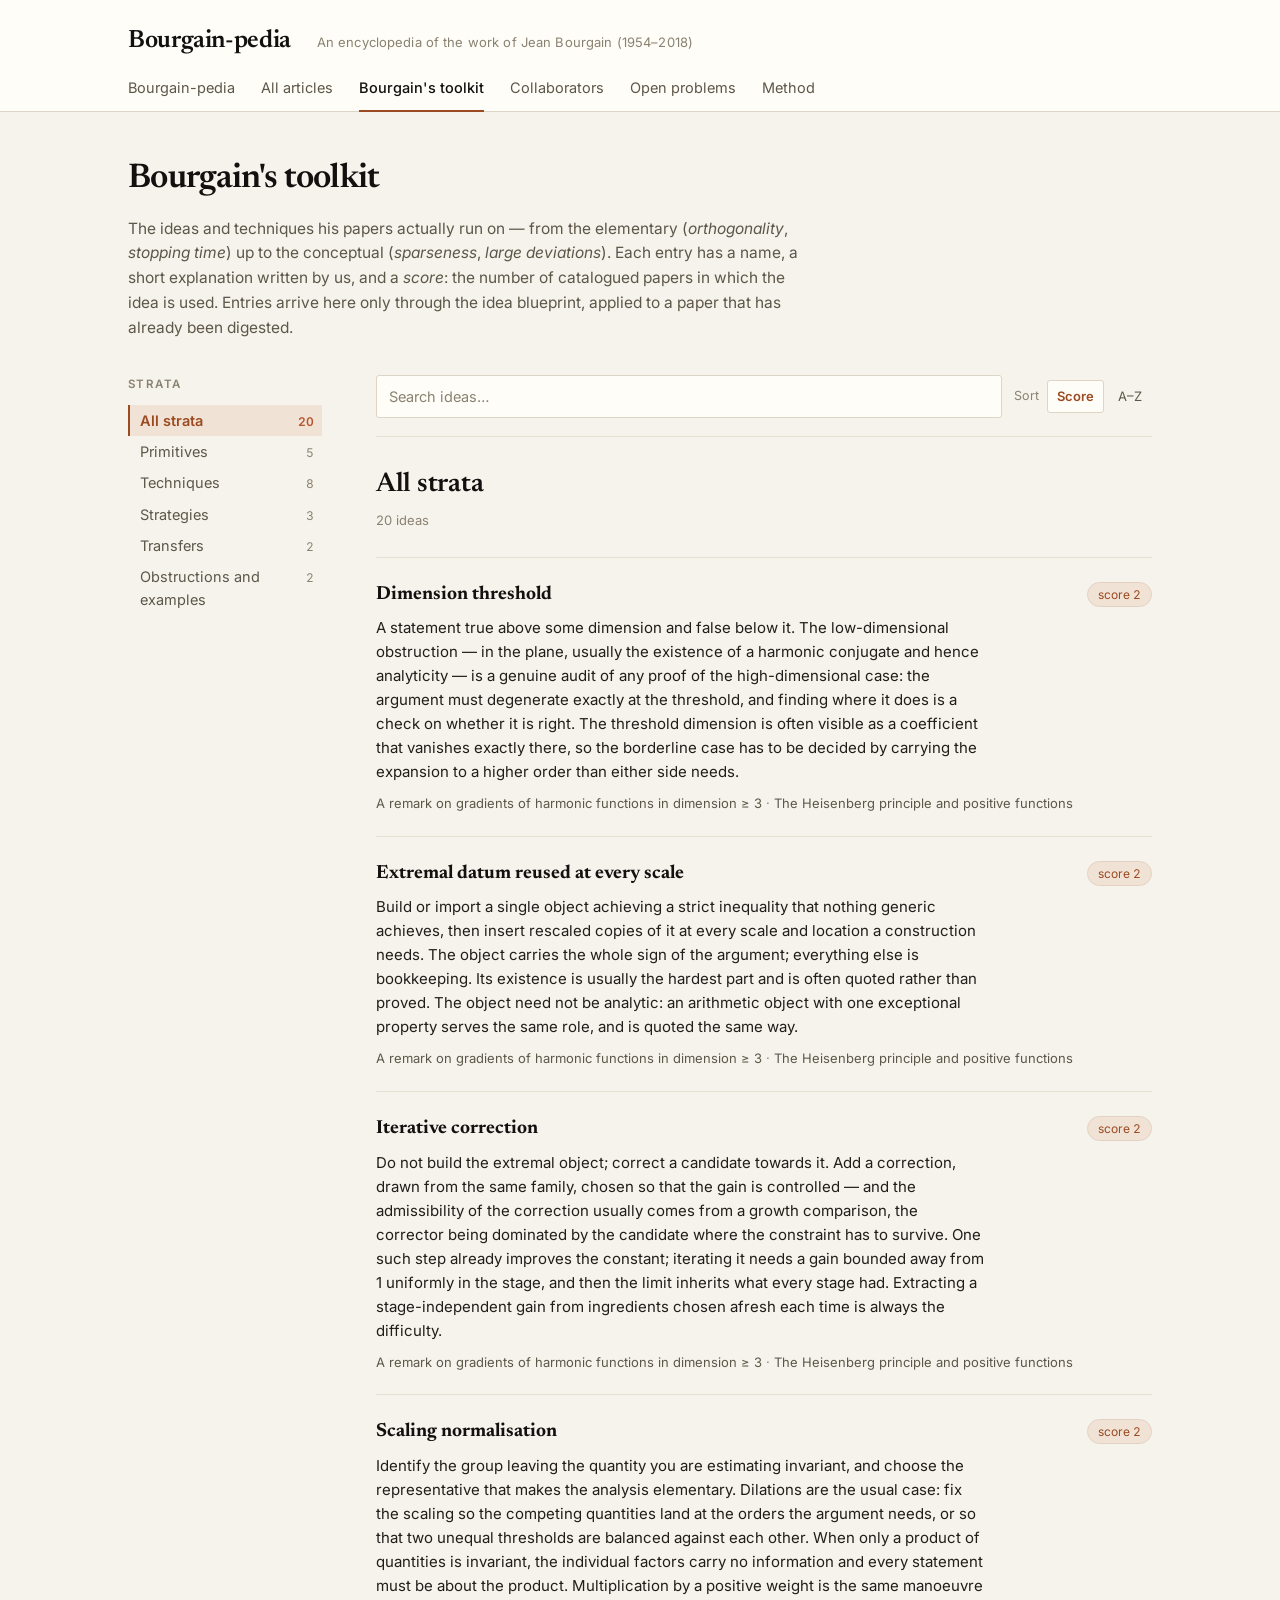
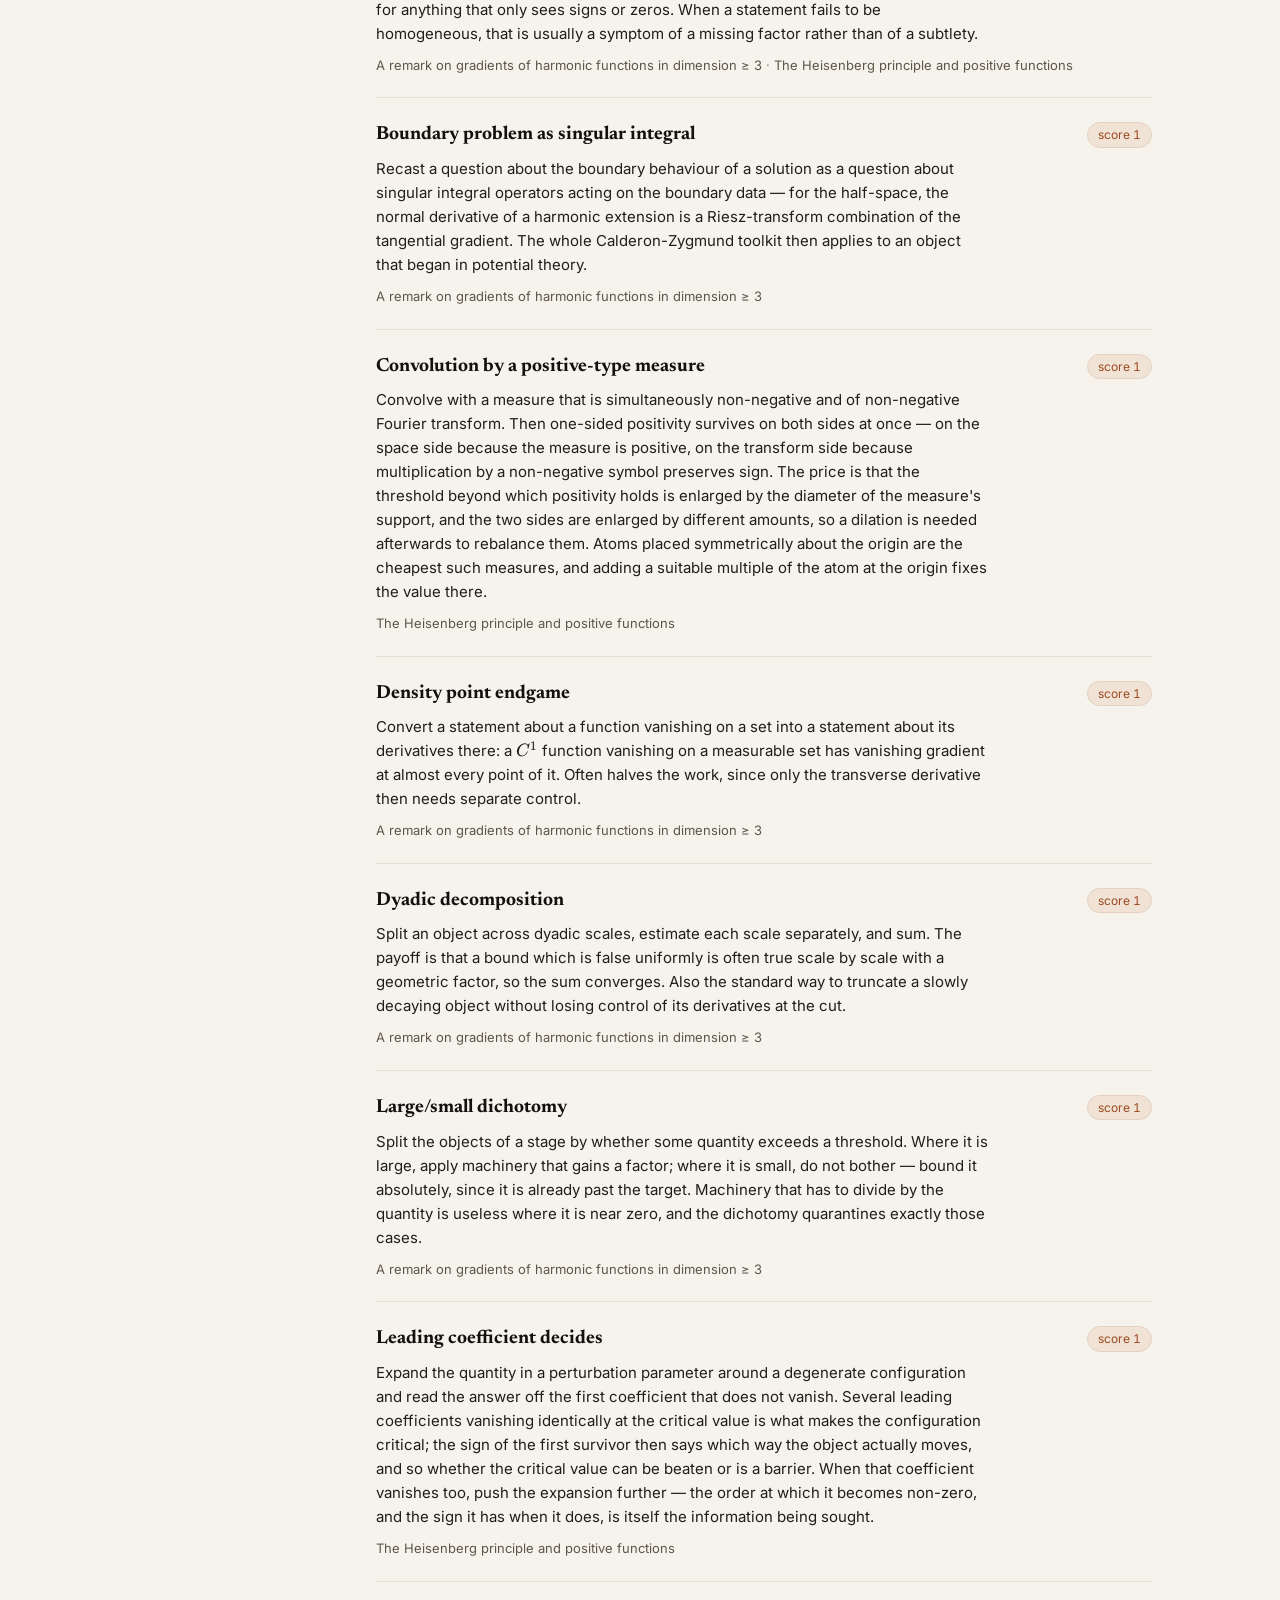
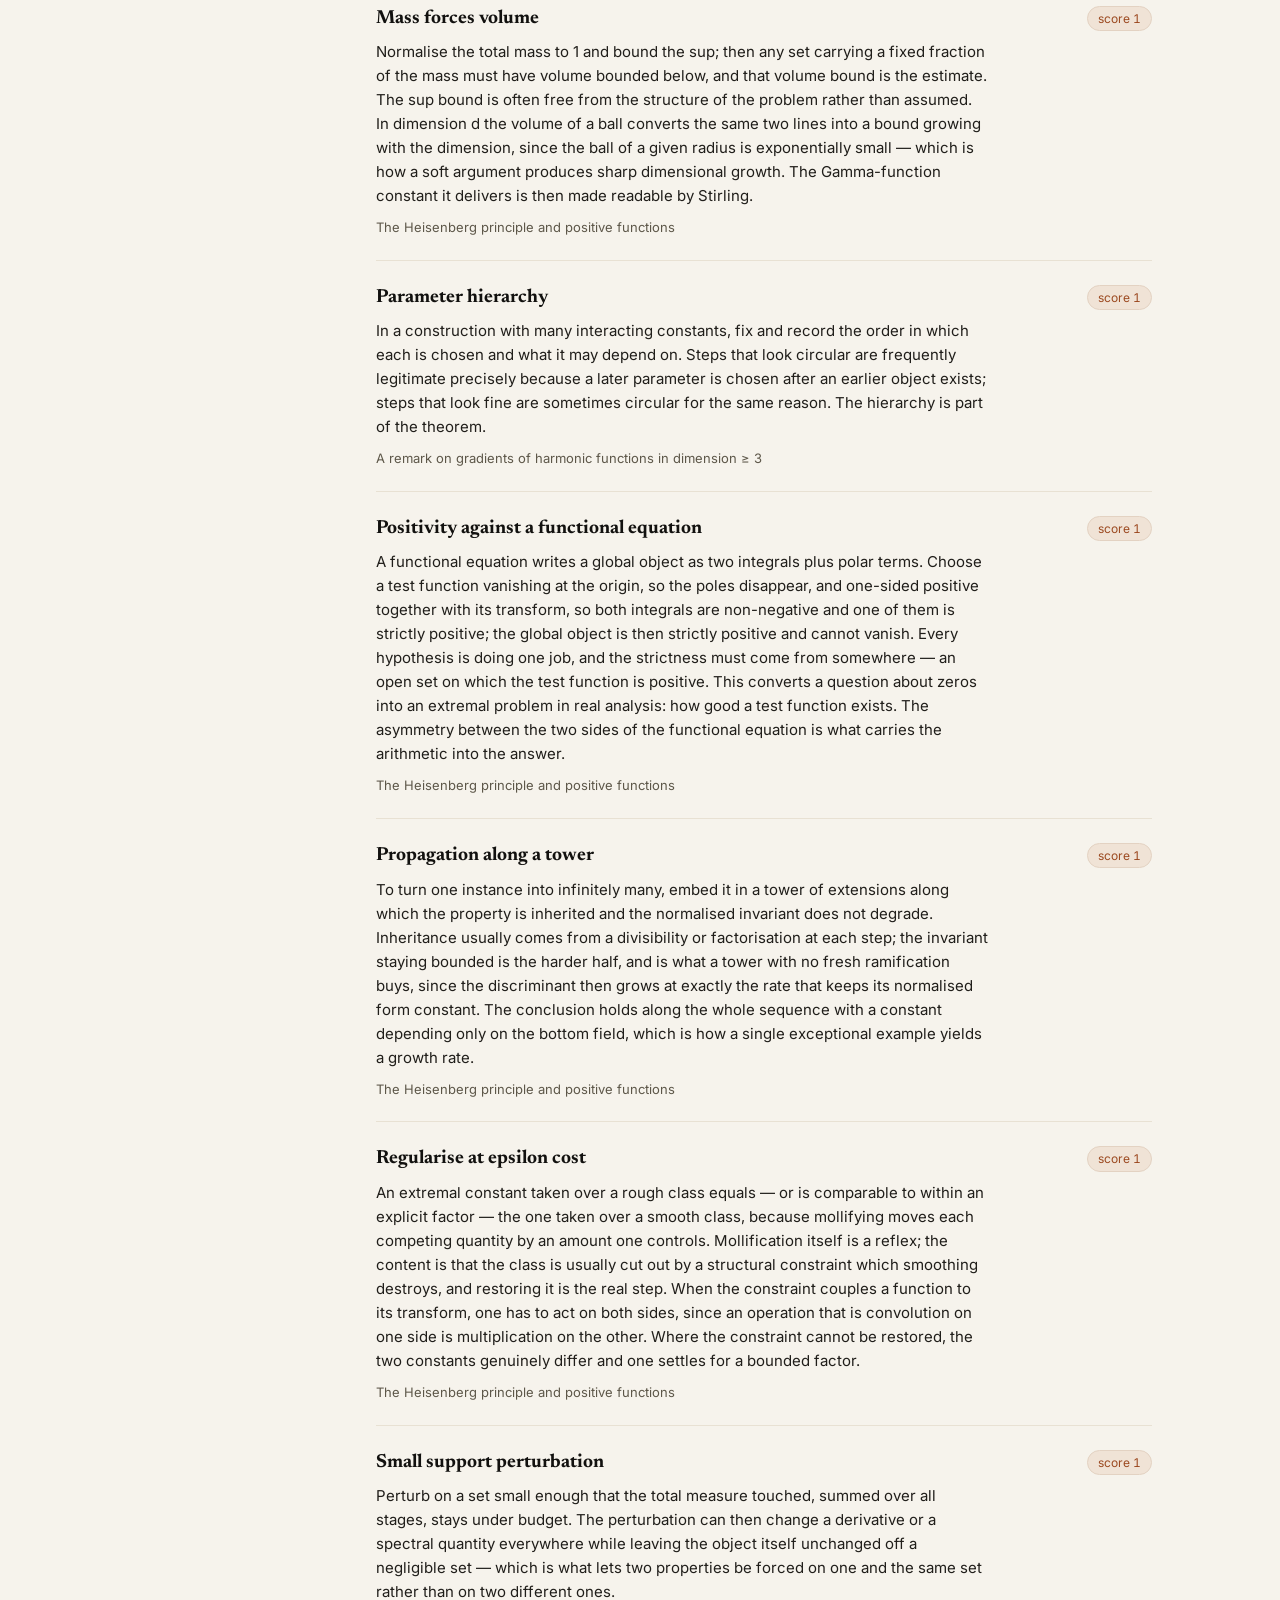
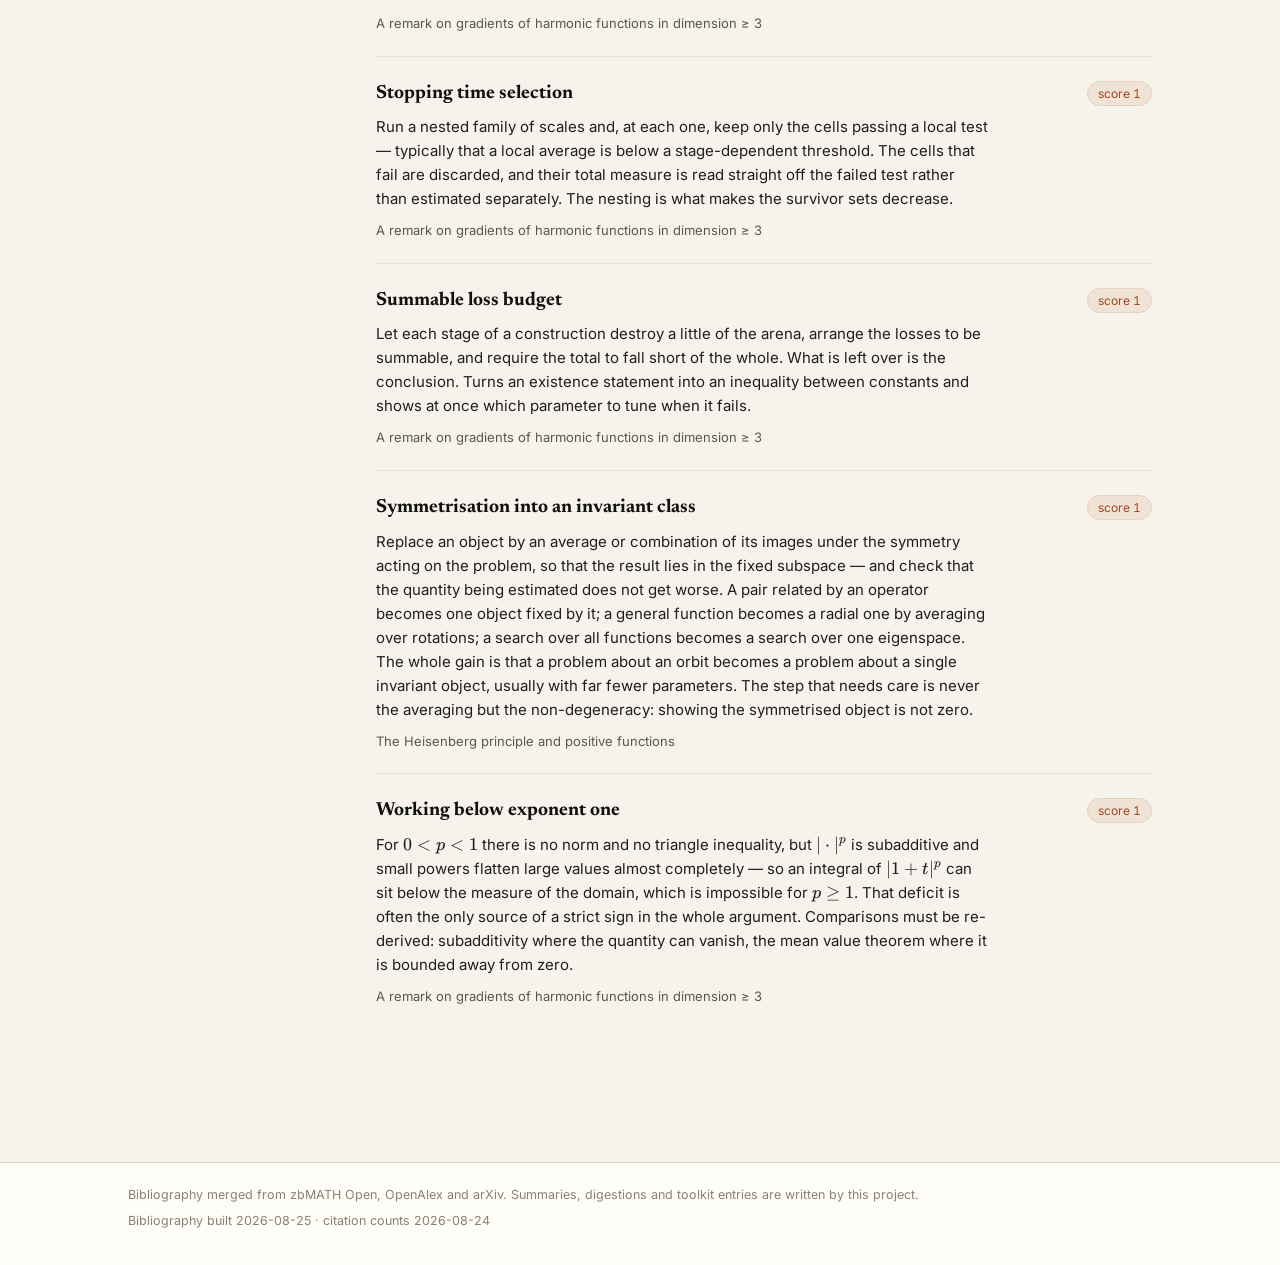
<file: site/toolkit.html>
<!doctype html>
<html lang="en">
<head>
<meta charset="utf-8">
<meta name="viewport" content="width=device-width, initial-scale=1">
<title>Bourgain's toolkit · Bourgain-pedia</title>
<link rel="preconnect" href="https://fonts.googleapis.com">
<link rel="preconnect" href="https://fonts.gstatic.com" crossorigin>
<link href="https://fonts.googleapis.com/css2?family=Newsreader:ital,opsz,wght@0,6..72,400;0,600;0,700;1,6..72,400&family=Inter:wght@400;500;600&display=swap" rel="stylesheet">
<link rel="stylesheet" href="vendor/katex/katex.min.css">
<link rel="stylesheet" href="assets/style.css">
</head>
<body>
<main>
  <h1 class="page-title">Bourgain's toolkit</h1>
  <p class="page-lede">
    The ideas and techniques his papers actually run on — from the elementary
    (<em>orthogonality</em>, <em>stopping time</em>) up to the conceptual
    (<em>sparseness</em>, <em>large deviations</em>). Each entry has a name, a short
    explanation written by us, and a <em>score</em>: the number of catalogued papers in
    which the idea is used. Entries arrive here only through the idea blueprint, applied
    to a paper that has already been digested.
  </p>

  <div class="with-rail">
    <aside class="rail">
      <p class="rail-heading">Strata</p>
      <ul class="rail-list" id="strata"></ul>
    </aside>

    <section>
      <div class="toolbar">
        <input class="search" id="q" type="search" placeholder="Search ideas…"
               autocomplete="off" spellcheck="false">
        <div class="sortbar" id="sort">
          <span>Sort</span>
          <button data-sort="score" aria-pressed="true">Score</button>
          <button data-sort="name"  aria-pressed="false">A–Z</button>
        </div>
      </div>
      <div id="out"></div>
    </section>
  </div>
</main>

<script src="data/papers.js"></script>
<script src="data/toolkit.js"></script>
<script src="vendor/katex/katex.min.js"></script>
<script src="vendor/katex/auto-render.min.js"></script>
<script src="assets/app.js"></script>
<script>
(function () {
  BP.layout("toolkit");

  var T = window.BOURGAIN_TOOLKIT || { strata: [], ideas: [] };
  var IDEAS = T.ideas || [];
  var STRATA = T.strata || [];
  var P = (window.BOURGAIN_PAPERS || {}).papers || [];
  var titleOf = {};
  P.forEach(function (p) { titleOf[p.id] = p; });

  var out = document.getElementById("out");
  var strataEl = document.getElementById("strata");
  var qEl = document.getElementById("q");
  var state = { stratum: null, q: "", sort: "score" };

  IDEAS.forEach(function (i) {
    i._hay = BP.fold([i.name, i.gloss, (i.aliases || []).join(" ")].join(" "));
  });

  function countIn(key) {
    return IDEAS.filter(function (i) { return i.stratum === key; }).length;
  }

  strataEl.innerHTML =
    '<li><button data-stratum="all">All strata<span class="count">' + IDEAS.length +
    "</span></button></li>" +
    STRATA.map(function (s) {
      return '<li><button data-stratum="' + s.key + '">' + BP.esc(s.name) +
             '<span class="count">' + countIn(s.key) + "</span></button></li>";
    }).join("");

  function ideaCard(i) {
    var papers = (i.papers || []).map(function (id) {
      var p = titleOf[id];
      return p ? '<a href="articles.html#' + BP.esc(id) + '">' + BP.esc(BP.tex(p.title)) + "</a>"
               : "";
    }).filter(Boolean).join(" · ");
    return '<article class="idea">' +
      '<div class="idea-head">' +
        '<h3 class="idea-name">' + BP.rich(i.name) + "</h3>" +
        '<span class="score" title="papers using this idea">score ' +
          ((i.papers || []).length || i.score || 0) + "</span>" +
      "</div>" +
      (i.gloss ? '<p class="idea-gloss">' + BP.rich(i.gloss) + "</p>"
               : '<p class="idea-gloss empty">Explanation not written yet.</p>') +
      (papers ? '<p class="person-papers">' + papers + "</p>" : "") +
    "</article>";
  }

  function emptyState() {
    return '<div class="empty-state">' +
      "<p><strong>The toolkit is empty on purpose.</strong> It is not a list we sat down " +
      "and wrote; it is the residue of reading. An idea appears here only after a paper " +
      "has gone through both blueprints.</p>" +
      "<p>The pipeline, for one paper: <code>/bourgainize</code> downloads it, expands it " +
      "into <code>X-expanded.tex</code> under <code>&lt;year&gt;/&lt;slug&gt;/</code>, then " +
      "walks the expansion line by line, harvesting every technique with a keyword, " +
      "discarding the merely routine over two or three passes, and writing what survives " +
      "to <code>ideas-X.md</code>.</p>" +
      "<p>Those keywords are merged into <code>data/toolkit.json</code> and land on this " +
      "page with their score attached. Until the first paper is digested, there is " +
      "nothing here to show.</p>" +
    "</div>";
  }

  function render() {
    if (!IDEAS.length) {
      strataEl.querySelectorAll("button").forEach(function (b) {
        b.setAttribute("aria-current", "false");
      });
      out.innerHTML = '<h2 class="year-heading">Nothing yet</h2>' +
        '<p class="year-sub">0 ideas · ' +
        P.filter(function (p) { return p.digestion; }).length + " of " + P.length +
        " papers digested</p>" + emptyState() + strataScaffold();
      BP.math(out);
      return;
    }

    var rows = IDEAS;
    if (state.q) {
      var needle = BP.fold(state.q);
      rows = rows.filter(function (i) { return i._hay.indexOf(needle) !== -1; });
    } else if (state.stratum && state.stratum !== "all") {
      rows = rows.filter(function (i) { return i.stratum === state.stratum; });
    }
    rows = rows.slice().sort(state.sort === "name"
      ? function (a, b) { return BP.fold(a.name).localeCompare(BP.fold(b.name)); }
      : function (a, b) {
          return ((b.papers || []).length || b.score || 0) -
                 ((a.papers || []).length || a.score || 0) ||
                 BP.fold(a.name).localeCompare(BP.fold(b.name));
        });

    var s = STRATA.filter(function (x) { return x.key === state.stratum; })[0];
    strataEl.querySelectorAll("button").forEach(function (b) {
      b.setAttribute("aria-current", String(!state.q && b.dataset.stratum === (state.stratum || "all")));
    });

    out.innerHTML =
      '<h2 class="year-heading">' + BP.esc(state.q ? "Search" : (s ? s.name : "All strata")) + "</h2>" +
      '<p class="year-sub">' + rows.length + (rows.length === 1 ? " idea" : " ideas") + "</p>" +
      (s && s.note ? '<p class="stratum-note">' + BP.esc(s.note) + "</p>" : "") +
      (rows.length ? rows.map(ideaCard).join("")
                   : '<div class="empty-state"><p>No idea matches.</p></div>');
    BP.math(out);
  }

  /* while the toolkit is empty, show the strata themselves as the scaffolding */
  function strataScaffold() {
    return STRATA.map(function (s) {
      return '<section class="stratum"><h2>' + BP.esc(s.name) + "</h2>" +
        '<p class="stratum-note">' + BP.esc(s.note || "") + "</p>" +
        '<p class="idea-gloss empty">' + BP.esc(s.examples
          ? "Will hold entries such as: " + s.examples.join(", ") + "."
          : "No entries yet.") + "</p></section>";
    }).join("");
  }

  strataEl.addEventListener("click", function (e) {
    var b = e.target.closest("button[data-stratum]");
    if (!b) return;
    state.stratum = b.dataset.stratum; state.q = ""; qEl.value = "";
    render();
  });
  document.getElementById("sort").addEventListener("click", function (e) {
    var b = e.target.closest("button[data-sort]");
    if (!b) return;
    state.sort = b.dataset.sort;
    this.querySelectorAll("button").forEach(function (x) {
      x.setAttribute("aria-pressed", String(x === b));
    });
    render();
  });
  qEl.addEventListener("input", BP.debounce(function () {
    state.q = qEl.value.trim(); render();
  }, 130));

  render();
})();
</script>
</body>
</html>
</file>
<file: site/assets/style.css>
/* ------------------------------------------------------------------
   Bourgain-pedia — beige / sepia, quiet, typographic.
   One stylesheet for every page.
------------------------------------------------------------------ */

:root {
  /* paper */
  --paper:        #f6f3ec;
  --paper-raised: #fffdf8;
  --paper-sunk:   #efeadf;
  --rule:         #ddd5c5;
  --rule-soft:    #e8e1d3;

  /* ink */
  --ink:          #201e1a;
  --ink-strong:   #12110f;
  --ink-soft:     #5d5749;
  --ink-faint:    #8a8271;

  /* sepia accent */
  --accent:       #9c4a21;
  --accent-warm:  #b4552d;
  --accent-tint:  #f0e3d6;

  --serif: "Newsreader", ui-serif, "Iowan Old Style", "Palatino Linotype",
           Palatino, "Book Antiqua", Georgia, serif;
  --sans:  "Inter", -apple-system, BlinkMacSystemFont, "Segoe UI", Roboto,
           "Helvetica Neue", Arial, sans-serif;
  --mono:  ui-monospace, SFMono-Regular, "SF Mono", Menlo, Consolas, monospace;

  --measure: 68ch;
  --rail: 200px;
}

* { box-sizing: border-box; }

html { -webkit-text-size-adjust: 100%; }

body {
  margin: 0;
  background: var(--paper);
  color: var(--ink);
  font-family: var(--sans);
  font-size: 16px;
  line-height: 1.6;
  font-feature-settings: "kern" 1, "liga" 1;
  -webkit-font-smoothing: antialiased;
}

a { color: var(--accent); text-decoration: none; }
a:hover { text-decoration: underline; text-underline-offset: 2px; }

/* ---------------------------------------------------------- masthead */

header.masthead {
  border-bottom: 1px solid var(--rule);
  background: var(--paper-raised);
}

.masthead-inner {
  max-width: 1080px;
  margin: 0 auto;
  padding: 22px 28px 0;
  display: flex;
  flex-wrap: wrap;
  align-items: baseline;
  gap: 8px 26px;
}

.wordmark {
  font-family: var(--serif);
  font-size: 25px;
  font-weight: 600;
  letter-spacing: -0.015em;
  color: var(--ink-strong);
  white-space: nowrap;
}
.wordmark:hover { text-decoration: none; color: var(--accent); }

.tagline {
  font-size: 13px;
  color: var(--ink-faint);
  letter-spacing: 0.01em;
  flex: 1 1 240px;
}

nav.primary {
  max-width: 1080px;
  margin: 0 auto;
  padding: 14px 28px 0;
  display: flex;
  gap: 26px;
  flex-wrap: wrap;
}

nav.primary a {
  display: block;
  padding-bottom: 11px;
  margin-bottom: -1px;
  color: var(--ink-soft);
  font-size: 14.5px;
  border-bottom: 2px solid transparent;
}
nav.primary a:hover { color: var(--ink-strong); text-decoration: none; }
nav.primary a[aria-current="page"] {
  color: var(--ink-strong);
  border-bottom-color: var(--accent);
  font-weight: 500;
}

/* ------------------------------------------------------------- shell */

main {
  max-width: 1080px;
  margin: 0 auto;
  padding: 40px 28px 96px;
}

.page-title {
  font-family: var(--serif);
  font-size: 34px;
  font-weight: 600;
  letter-spacing: -0.02em;
  color: var(--ink-strong);
  margin: 0 0 10px;
}

.page-lede {
  max-width: var(--measure);
  color: var(--ink-soft);
  font-size: 15.5px;
  margin: 0 0 34px;
}

.eyebrow {
  font-size: 11.5px;
  text-transform: uppercase;
  letter-spacing: 0.13em;
  color: var(--ink-faint);
  font-weight: 600;
  margin: 0 0 10px;
}

/* ------------------------------------------------------------ layout */

.with-rail {
  display: grid;
  grid-template-columns: var(--rail) minmax(0, 1fr);
  gap: 48px;
  align-items: start;
}

.rail {
  position: sticky;
  top: 22px;
  max-height: calc(100vh - 44px);
  overflow-y: auto;
  padding-right: 6px;
}

.rail-heading {
  font-size: 11.5px;
  text-transform: uppercase;
  letter-spacing: 0.13em;
  color: var(--ink-faint);
  font-weight: 600;
  margin: 0 0 12px;
}

.rail-list { list-style: none; margin: 0 0 26px; padding: 0; }

.rail-list button {
  width: 100%;
  display: flex;
  justify-content: space-between;
  align-items: baseline;
  gap: 10px;
  background: none;
  border: 0;
  border-left: 2px solid transparent;
  padding: 4px 8px 4px 10px;
  font: inherit;
  font-size: 14.5px;
  color: var(--ink-soft);
  cursor: pointer;
  text-align: left;
  font-variant-numeric: tabular-nums;
}
.rail-list button:hover { color: var(--ink-strong); background: var(--paper-sunk); }
.rail-list button[aria-current="true"] {
  color: var(--accent);
  border-left-color: var(--accent);
  font-weight: 600;
  background: var(--accent-tint);
}
.rail-list .count { font-size: 12px; color: var(--ink-faint); }
.rail-list button[aria-current="true"] .count { color: var(--accent-warm); }

/* letter rail for the collaborators page */
.letter-grid {
  display: grid;
  grid-template-columns: repeat(auto-fill, minmax(38px, 1fr));
  gap: 4px;
  margin: 0 0 26px;
  padding: 0;
  list-style: none;
}
.letter-grid button {
  width: 100%;
  aspect-ratio: 1;
  display: grid;
  place-items: center;
  background: var(--paper-raised);
  border: 1px solid var(--rule-soft);
  border-radius: 3px;
  font: 600 14px/1 var(--sans);
  color: var(--ink-soft);
  cursor: pointer;
}
.letter-grid button:hover { border-color: var(--rule); color: var(--ink-strong); }
.letter-grid button[disabled] { opacity: 0.32; cursor: default; }
.letter-grid button[aria-current="true"] {
  background: var(--accent); border-color: var(--accent); color: #fffdf8;
}

/* ------------------------------------------------------------ search */

.toolbar {
  display: flex;
  flex-wrap: wrap;
  gap: 12px;
  align-items: center;
  margin: 0 0 26px;
  padding-bottom: 18px;
  border-bottom: 1px solid var(--rule-soft);
}

.search {
  flex: 1 1 260px;
  min-width: 200px;
  padding: 9px 12px;
  font: inherit;
  font-size: 14.5px;
  color: var(--ink);
  background: var(--paper-raised);
  border: 1px solid var(--rule);
  border-radius: 3px;
}
.search:focus { outline: 2px solid var(--accent-tint); border-color: var(--accent-warm); }
.search::placeholder { color: var(--ink-faint); }

.sortbar { display: flex; gap: 4px; align-items: center; }
.sortbar span { font-size: 12.5px; color: var(--ink-faint); margin-right: 4px; }
.sortbar button {
  background: none; border: 1px solid transparent; border-radius: 3px;
  padding: 5px 9px; font: inherit; font-size: 13px; color: var(--ink-soft); cursor: pointer;
}
.sortbar button:hover { background: var(--paper-sunk); }
.sortbar button[aria-pressed="true"] {
  color: var(--accent); border-color: var(--rule); background: var(--paper-raised); font-weight: 600;
}

.result-count { font-size: 13px; color: var(--ink-faint); margin: 0 0 4px; }

/* ------------------------------------------------------------ papers */

.year-heading {
  font-family: var(--serif);
  font-size: 27px;
  font-weight: 600;
  letter-spacing: -0.01em;
  color: var(--ink-strong);
  margin: 6px 0 4px;
  font-variant-numeric: tabular-nums;
}
.year-sub { font-size: 13px; color: var(--ink-faint); margin: 0 0 26px; }

.paper-list { list-style: none; margin: 0; padding: 0; }

.paper {
  padding: 4px 0 0;
  border-top: 1px solid var(--rule-soft);
  margin-top: 26px;
  padding-top: 26px;
}
.paper:first-child { border-top: 0; margin-top: 0; padding-top: 0; }

.paper-head {
  display: flex;
  align-items: baseline;
  gap: 18px;
  justify-content: space-between;
}

.paper-title {
  font-family: var(--serif);
  font-size: 20.5px;
  font-weight: 700;
  line-height: 1.32;
  letter-spacing: -0.011em;
  color: var(--ink-strong);
  margin: 0;
  flex: 1 1 auto;
}

/* the citation badge — refreshed weekly from OpenAlex */
.cites {
  flex: 0 0 auto;
  font-family: var(--sans);
  font-size: 12px;
  font-variant-numeric: tabular-nums;
  color: var(--accent);
  background: var(--accent-tint);
  border: 1px solid #e3d2c2;
  border-radius: 999px;
  padding: 2px 10px;
  white-space: nowrap;
}
.cites.none { color: var(--ink-faint); background: var(--paper-sunk); border-color: var(--rule-soft); }
.cites b { font-weight: 600; }

.paper-authors {
  margin: 9px 0 0;
  font-size: 14.5px;
  color: var(--ink);
}
.paper-authors .self { color: var(--ink-faint); }

.paper-ref {
  margin: 3px 0 0;
  font-family: var(--serif);
  font-size: 15px;
  font-style: italic;
  color: var(--ink-soft);
}

.paper-meta {
  margin: 8px 0 0;
  font-size: 12.5px;
  color: var(--ink-faint);
  display: flex;
  flex-wrap: wrap;
  gap: 4px 12px;
}
.paper-meta code { font-family: var(--mono); font-size: 11.5px; }

/* the two placeholder slots the project fills in */
.slot {
  margin: 14px 0 0;
  padding: 0 0 0 14px;
  border-left: 2px solid var(--rule-soft);
}
.slot-label {
  font-size: 11px;
  text-transform: uppercase;
  letter-spacing: 0.12em;
  color: var(--ink-faint);
  font-weight: 600;
  margin: 0 0 3px;
}
.slot-body { margin: 0; font-size: 15px; color: var(--ink); }
.slot-body.empty { color: var(--ink-faint); font-style: italic; }
.slot.filled { border-left-color: var(--accent-warm); }

.paper-links {
  margin: 14px 0 0;
  display: flex;
  flex-wrap: wrap;
  gap: 6px 8px;
  align-items: center;
}

.chip {
  display: inline-block;
  font-size: 12.5px;
  line-height: 1;
  padding: 6px 11px;
  border: 1px solid var(--rule);
  border-radius: 999px;
  background: var(--paper-raised);
  color: var(--ink-soft);
}
.chip:hover { border-color: var(--accent-warm); color: var(--accent); text-decoration: none; }
.chip.primary { border-color: var(--accent-warm); color: var(--accent); font-weight: 500; }
.chip.tag { border-style: dashed; color: var(--ink-faint); }
.chip.tag:hover { border-color: var(--rule); color: var(--ink-faint); }

/* ------------------------------------------------------- collaborators */

.person {
  border-top: 1px solid var(--rule-soft);
  margin-top: 22px;
  padding-top: 22px;
}
.person:first-child { border-top: 0; margin-top: 0; padding-top: 0; }

.person-head { display: flex; align-items: baseline; gap: 14px; justify-content: space-between; }

.person-name {
  font-family: var(--serif);
  font-size: 19px;
  font-weight: 700;
  color: var(--ink-strong);
  margin: 0;
}
.person-dates { font-size: 13.5px; color: var(--ink-faint); font-variant-numeric: tabular-nums; }
.person-inst { margin: 5px 0 0; font-size: 14px; color: var(--ink-soft); }
.person-bio  { margin: 7px 0 0; font-size: 15px; max-width: var(--measure); }
.person-bio.empty { color: var(--ink-faint); font-style: italic; }
.person-papers { margin: 9px 0 0; font-size: 13px; color: var(--ink-faint); }
.person-papers a { color: var(--ink-soft); }

.score {
  flex: 0 0 auto;
  font-size: 12px;
  font-variant-numeric: tabular-nums;
  color: var(--accent);
  background: var(--accent-tint);
  border: 1px solid #e3d2c2;
  border-radius: 999px;
  padding: 2px 10px;
  white-space: nowrap;
}

/* ------------------------------------------------------------ toolkit */

.idea {
  border-top: 1px solid var(--rule-soft);
  margin-top: 22px;
  padding-top: 22px;
}
.idea:first-child { border-top: 0; margin-top: 0; padding-top: 0; }
.idea-head { display: flex; align-items: baseline; gap: 14px; justify-content: space-between; }
.idea-name {
  font-family: var(--serif); font-size: 19px; font-weight: 700;
  color: var(--ink-strong); margin: 0;
}
.idea-gloss { margin: 6px 0 0; font-size: 15px; max-width: var(--measure); }
.idea-gloss.empty { color: var(--ink-faint); font-style: italic; }

.stratum {
  margin: 44px 0 0;
  padding: 0 0 2px;
}
.stratum > h2 {
  font-family: var(--serif);
  font-size: 22px;
  font-weight: 600;
  color: var(--ink-strong);
  margin: 0 0 3px;
}
.stratum > p.stratum-note {
  margin: 0 0 20px; font-size: 14px; color: var(--ink-soft); max-width: var(--measure);
}

/* -------------------------------------------------------------- misc */

.empty-state {
  border: 1px dashed var(--rule);
  border-radius: 4px;
  background: var(--paper-raised);
  padding: 26px 28px;
  color: var(--ink-soft);
  font-size: 15px;
  max-width: var(--measure);
}
.empty-state p { margin: 0 0 12px; }
.empty-state p:last-child { margin: 0; }
.empty-state code {
  font-family: var(--mono); font-size: 13px;
  background: var(--paper-sunk); padding: 1px 5px; border-radius: 3px;
}

.stats {
  display: grid;
  grid-template-columns: repeat(auto-fit, minmax(150px, 1fr));
  gap: 1px;
  background: var(--rule-soft);
  border: 1px solid var(--rule-soft);
  border-radius: 4px;
  overflow: hidden;
  margin: 0 0 40px;
}
.stat { background: var(--paper-raised); padding: 18px 20px; }
.stat .n {
  font-family: var(--serif); font-size: 27px; font-weight: 600;
  color: var(--ink-strong); font-variant-numeric: tabular-nums; display: block;
  letter-spacing: -0.02em;
}
.stat .k {
  font-size: 11.5px; text-transform: uppercase; letter-spacing: 0.1em;
  color: var(--ink-faint); font-weight: 600; margin-top: 3px; display: block;
}

.prose { max-width: var(--measure); font-size: 16px; }
.prose h2 {
  font-family: var(--serif); font-size: 22px; font-weight: 600;
  color: var(--ink-strong); margin: 38px 0 10px; letter-spacing: -0.012em;
}
.prose h3 { font-size: 15px; font-weight: 600; margin: 24px 0 6px; color: var(--ink-strong); }
.prose p, .prose li { color: var(--ink); }
.prose ul, .prose ol { padding-left: 22px; }
.prose li { margin: 5px 0; }
.prose code {
  font-family: var(--mono); font-size: 13.5px;
  background: var(--paper-sunk); padding: 1px 5px; border-radius: 3px;
}
.prose pre {
  background: var(--paper-raised); border: 1px solid var(--rule-soft);
  border-radius: 4px; padding: 14px 16px; overflow-x: auto; font-size: 13px;
}
.prose pre code { background: none; padding: 0; }
.prose blockquote {
  margin: 18px 0; padding: 2px 0 2px 16px;
  border-left: 2px solid var(--rule); color: var(--ink-soft);
  font-family: var(--serif); font-size: 16px;
}

footer.colophon {
  border-top: 1px solid var(--rule);
  background: var(--paper-raised);
  margin-top: 60px;
}
.colophon-inner {
  max-width: 1080px; margin: 0 auto; padding: 22px 28px 34px;
  font-size: 12.5px; color: var(--ink-faint);
  display: flex; flex-wrap: wrap; gap: 6px 22px; justify-content: space-between;
}

.jump-top {
  display: inline-block; margin-top: 34px; font-size: 13px; color: var(--ink-faint);
}

@media (max-width: 820px) {
  .with-rail { grid-template-columns: 1fr; gap: 26px; }
  .rail { position: static; max-height: none; }
  .rail-list { display: flex; flex-wrap: wrap; gap: 2px; margin-bottom: 18px; }
  .rail-list li { flex: 0 0 auto; }
  .rail-list button { width: auto; border-left: 0; border-bottom: 2px solid transparent; }
  .rail-list button[aria-current="true"] { border-left: 0; border-bottom-color: var(--accent); }
  .page-title { font-size: 28px; }
  main { padding: 28px 20px 72px; }
  .masthead-inner, nav.primary, .colophon-inner { padding-left: 20px; padding-right: 20px; }
}

@media print {
  .rail, nav.primary, .toolbar, footer.colophon { display: none; }
  body { background: #fff; }
}

/* year index — the default view of "All articles" */
.year-index {
  display: grid;
  grid-template-columns: repeat(auto-fill, minmax(112px, 1fr));
  gap: 8px;
}
.year-index .year-cell {
  display: flex;
  flex-direction: column;
  gap: 1px;
  padding: 12px 13px;
  background: var(--paper-raised);
  border: 1px solid var(--rule-soft);
  border-radius: 4px;
  cursor: pointer;
  text-align: left;
  font: inherit;
}
.year-index .year-cell:hover {
  border-color: var(--accent-warm);
  background: var(--accent-tint);
}
.year-index .y {
  font-family: var(--serif);
  font-size: 20px;
  font-weight: 600;
  color: var(--ink-strong);
  font-variant-numeric: tabular-nums;
  letter-spacing: -0.01em;
}
.year-index .c {
  font-size: 11.5px;
  color: var(--ink-faint);
  font-variant-numeric: tabular-nums;
}
.year-index .year-cell:hover .y { color: var(--accent); }

.stat .n.small { font-size: 21px; white-space: nowrap; }
.person-papers a.more { color: var(--accent); }

.slot-body .dpath {
  font-family: var(--mono);
  font-size: 11.5px;
  color: var(--ink-faint);
  word-break: break-all;
}

/* ------------------------------------------------------- open problems */

.prob-field {
  margin: 4px 0 0;
  font-size: 11.5px;
  text-transform: uppercase;
  letter-spacing: 0.11em;
  color: var(--ink-faint);
  font-weight: 600;
}
.prob-quote {
  margin: 12px 0 0;
  padding: 2px 0 2px 14px;
  border-left: 2px solid var(--rule);
  font-family: var(--serif);
  font-size: 15.5px;
  font-style: italic;
  color: var(--ink-soft);
  max-width: var(--measure);
}
.prob-partial { margin: 4px 0 0; padding-left: 20px; font-size: 14.5px; max-width: var(--measure); }
.prob-partial li { margin: 4px 0; }
.prob-status {
  margin: 12px 0 0;
  font-size: 13.5px;
  color: var(--ink-soft);
  max-width: var(--measure);
  background: var(--paper-sunk);
  border-radius: 3px;
  padding: 9px 12px;
}

.prog-list { list-style: none; margin: 4px 0 0; padding: 0; }
.prog {
  display: grid;
  grid-template-columns: 92px minmax(0, 1fr);
  gap: 12px;
  padding: 10px 0;
  border-top: 1px dotted var(--rule-soft);
}
.prog:first-child { border-top: 0; }
.prog .kind {
  font-size: 10.5px;
  text-transform: uppercase;
  letter-spacing: 0.08em;
  font-weight: 600;
  padding: 3px 0 0;
}
.kind-resolves { color: var(--accent); }
.kind-positive { color: #2e6b4f; }
.kind-partial  { color: var(--ink-faint); }
.prog-ref  { margin: 0; font-size: 14.5px; }
.prog-what { margin: 4px 0 0; font-size: 14px; color: var(--ink-soft); max-width: var(--measure); }
.prog-prov { margin: 4px 0 0; font-size: 11.5px; color: var(--ink-faint); }
.prog-prov strong { color: var(--accent-warm); font-weight: 600; }

.score.status-solved { color: #2e6b4f; background: #e8f0eb; border-color: #cfe0d5; }
.score.status-unchecked { color: var(--ink-faint); background: var(--paper-sunk); border-color: var(--rule-soft); }
.rail-list button.muted { opacity: 0.5; }

@media (max-width: 700px) {
  .prog { grid-template-columns: 1fr; gap: 2px; }
}
.score.status-resolved-preprint { color: #7a5a1f; background: #f5eddb; border-color: #e4d5b4; }

/* grouping switch on the articles page */
.rail-list.groupby { display: flex; gap: 4px; margin-bottom: 22px; }
.rail-list.groupby li { flex: 1 1 0; }
.rail-list.groupby button {
  justify-content: center;
  border: 1px solid var(--rule-soft);
  border-radius: 3px;
  background: var(--paper-raised);
  padding: 6px 8px;
}
.rail-list.groupby button[aria-current="true"] {
  background: var(--accent); border-color: var(--accent); color: #fffdf8;
}
.year-index.area-index { grid-template-columns: repeat(auto-fill, minmax(215px, 1fr)); }
.area-index .y { font-size: 16px; line-height: 1.25; }

.readings { list-style: none; margin: 0; padding: 0; font-size: 15px; }
.readings li { margin: 0 0 6px; }
.readings li:last-child { margin-bottom: 0; }
.reading-note {
  display: block; font-size: 12.5px; color: var(--ink-faint); margin-top: 1px;
}
</file>
